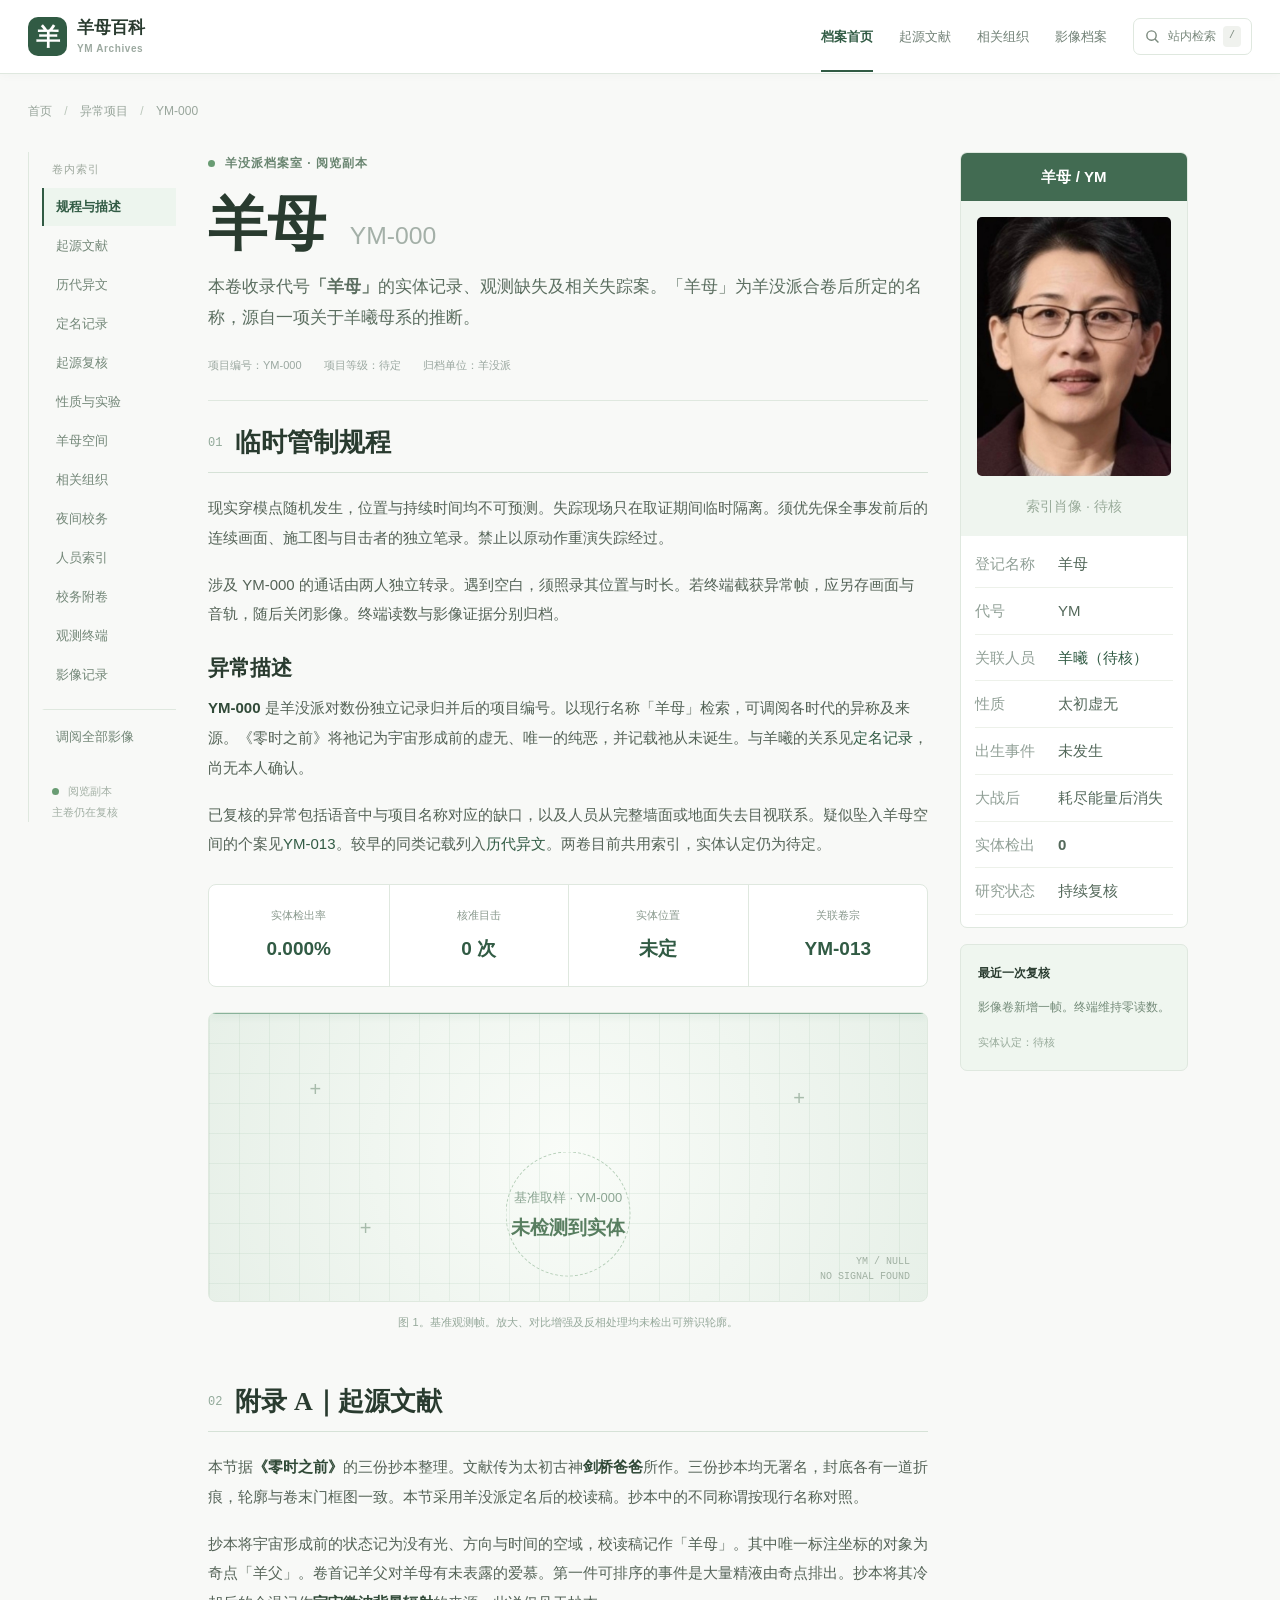
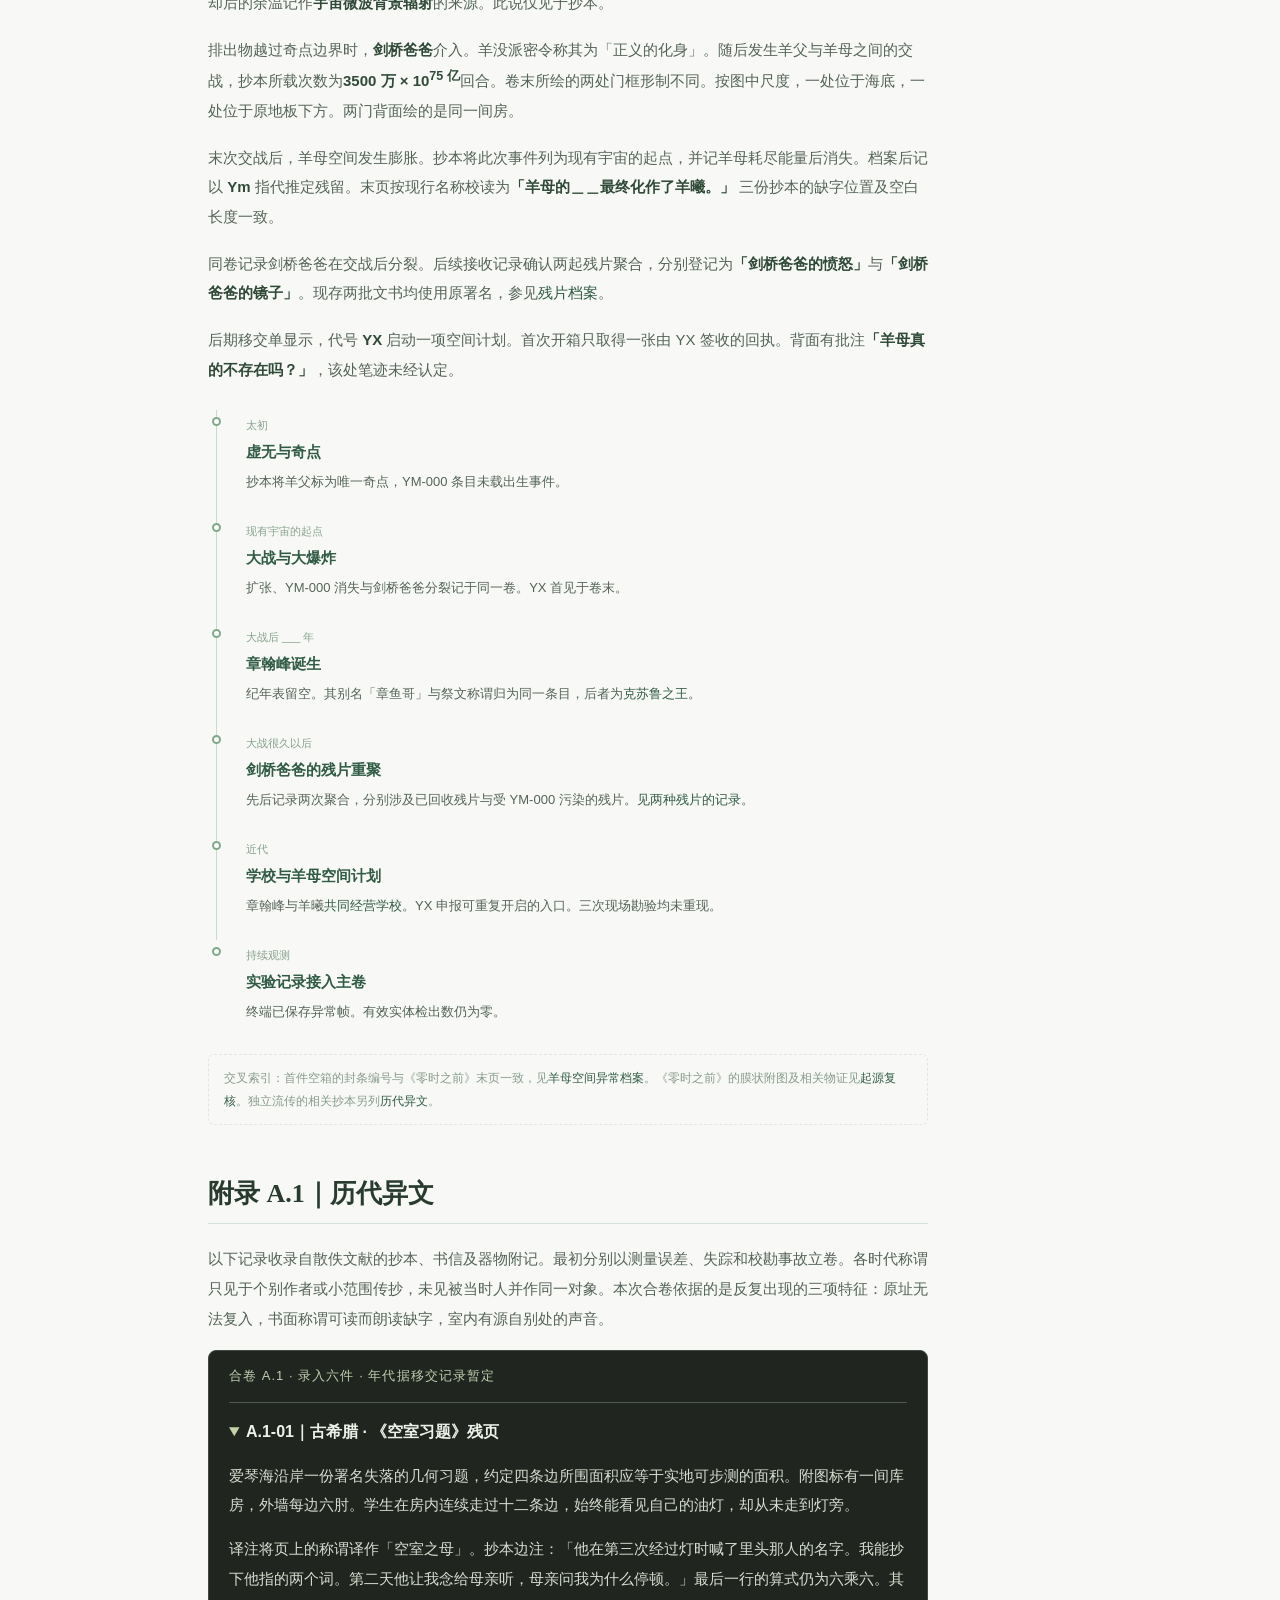
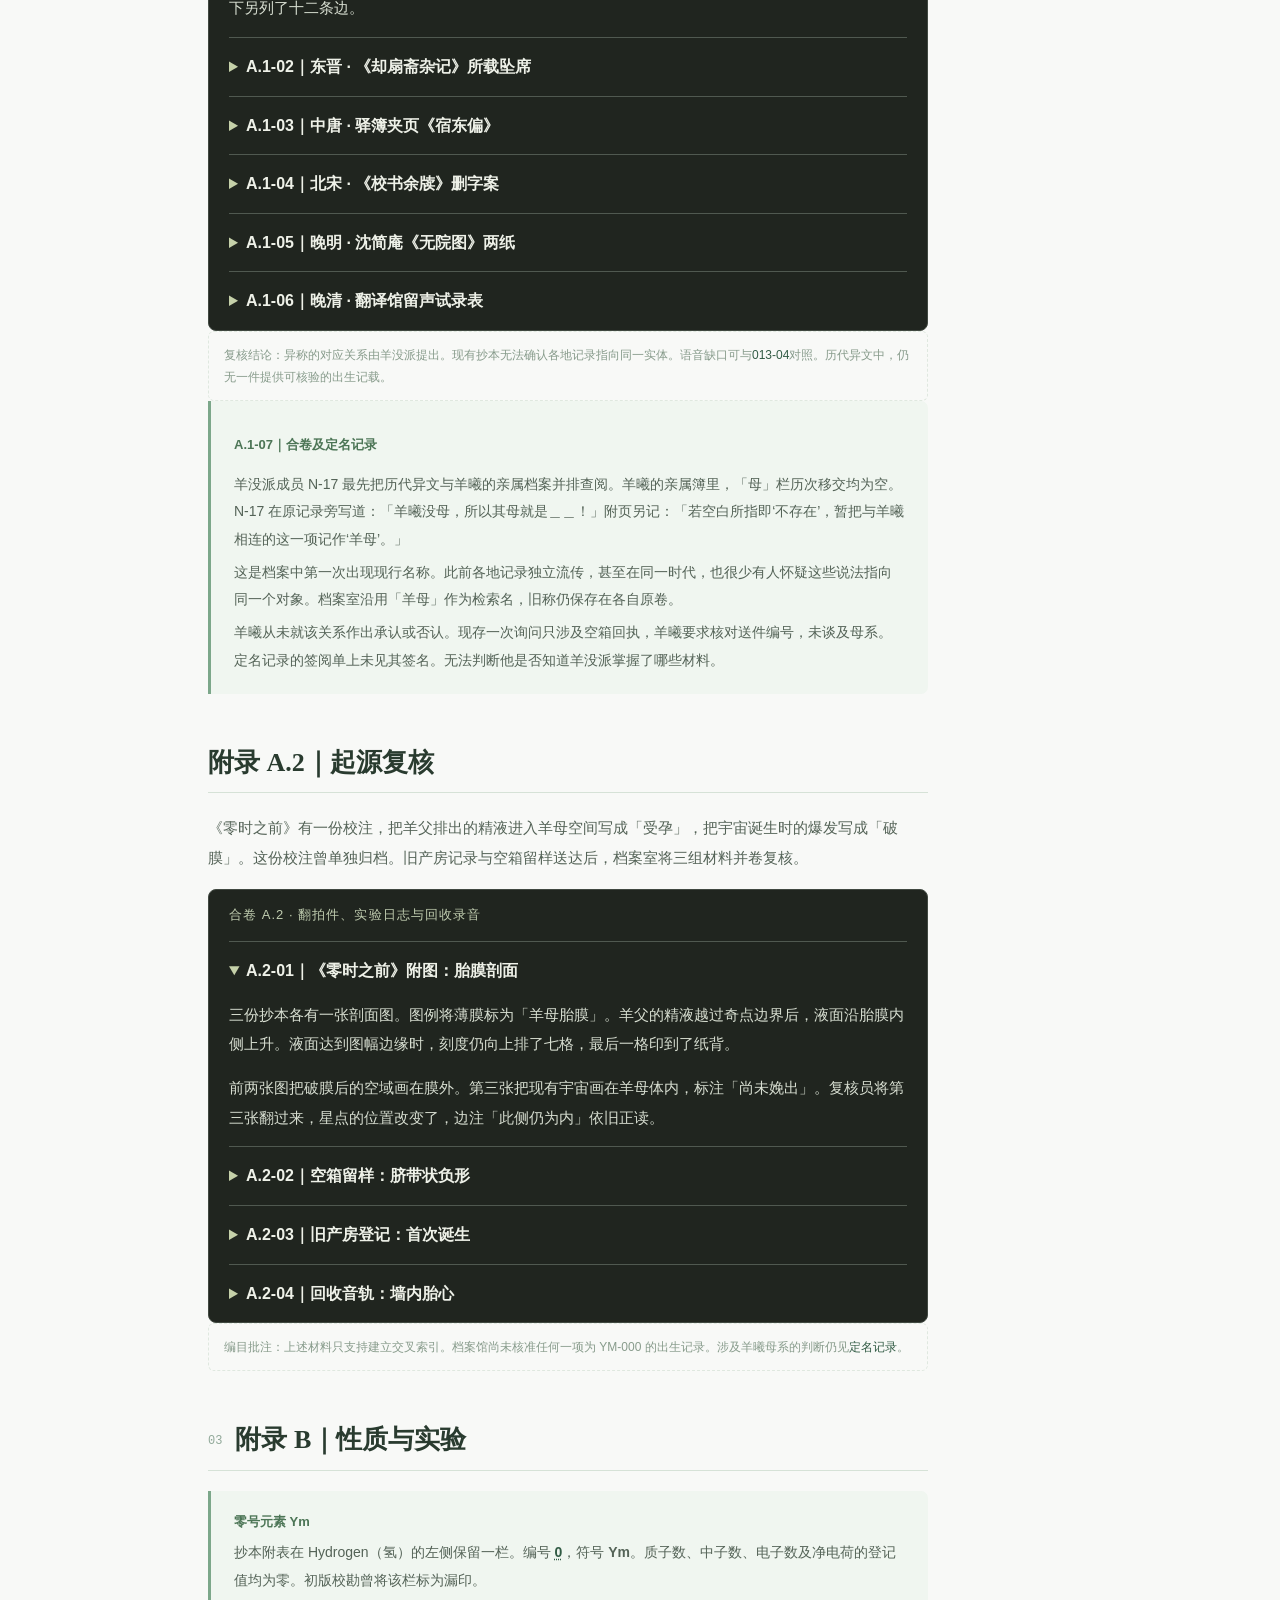
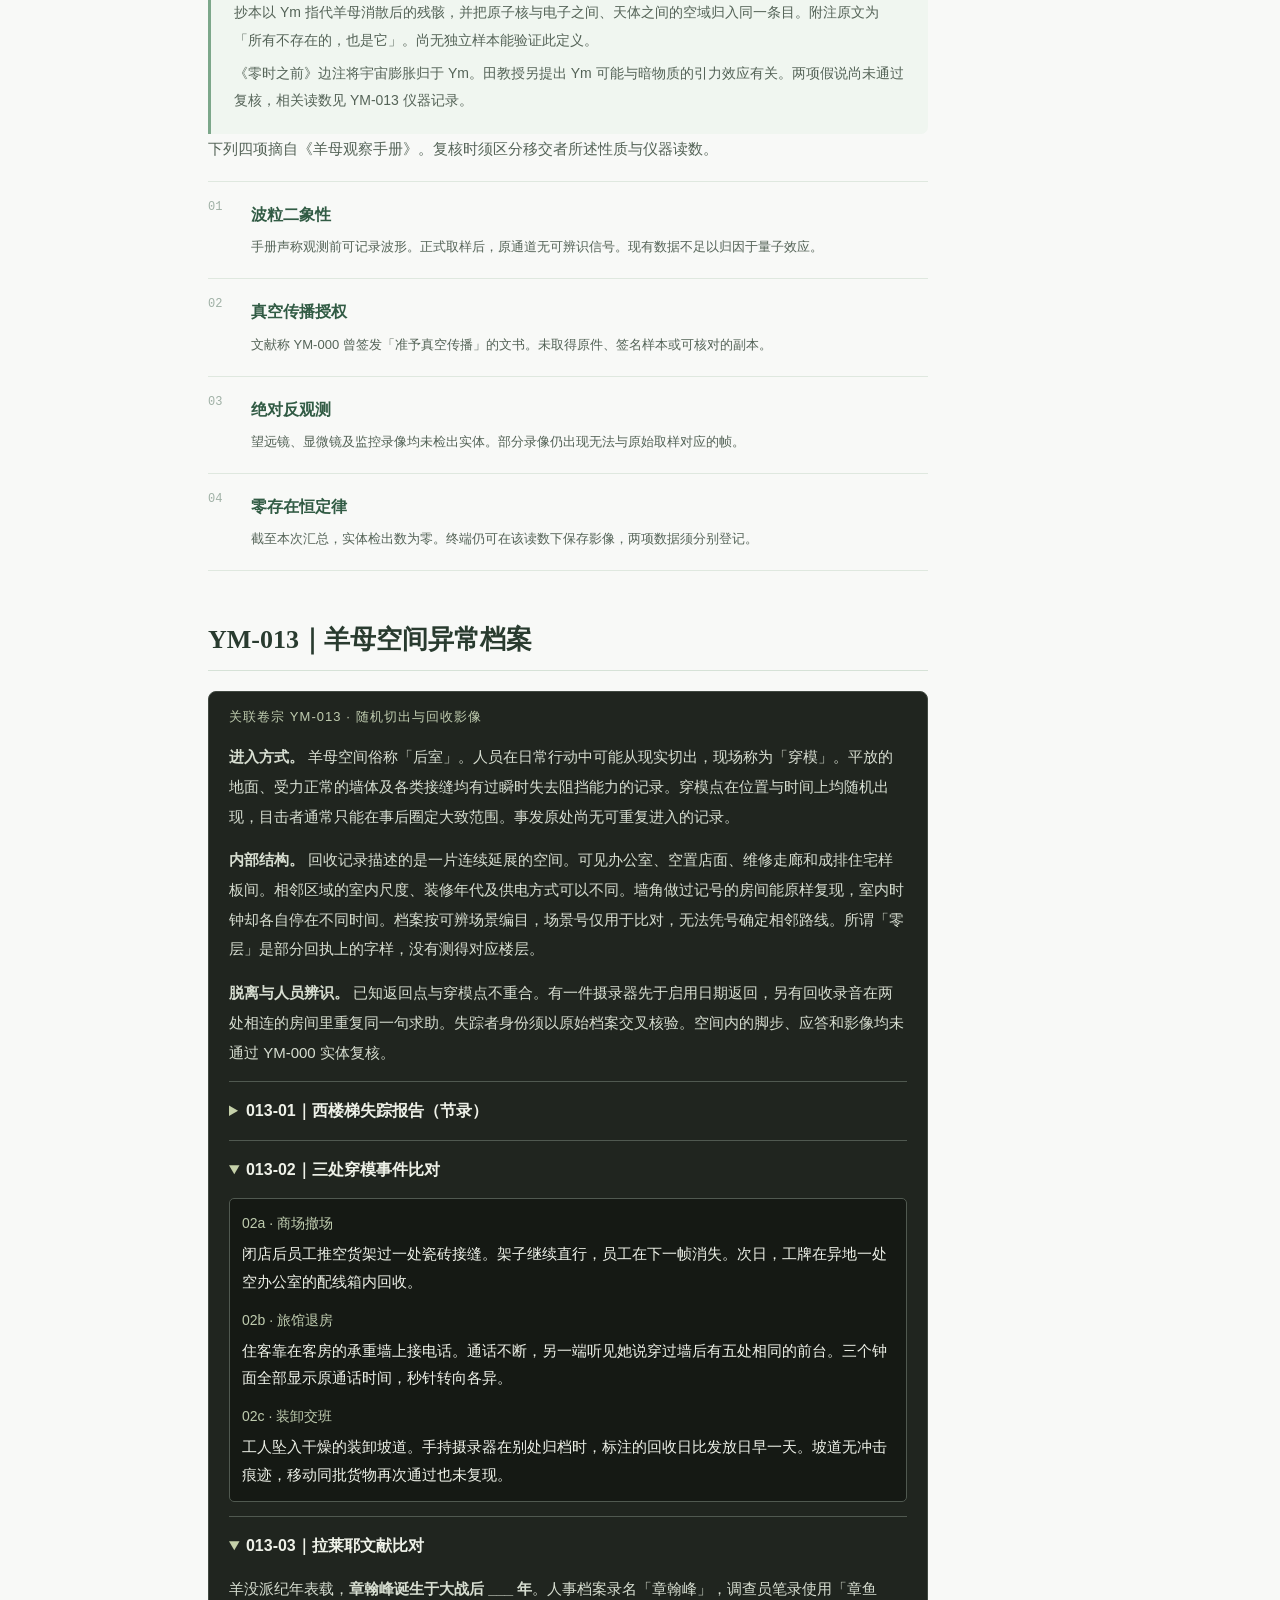
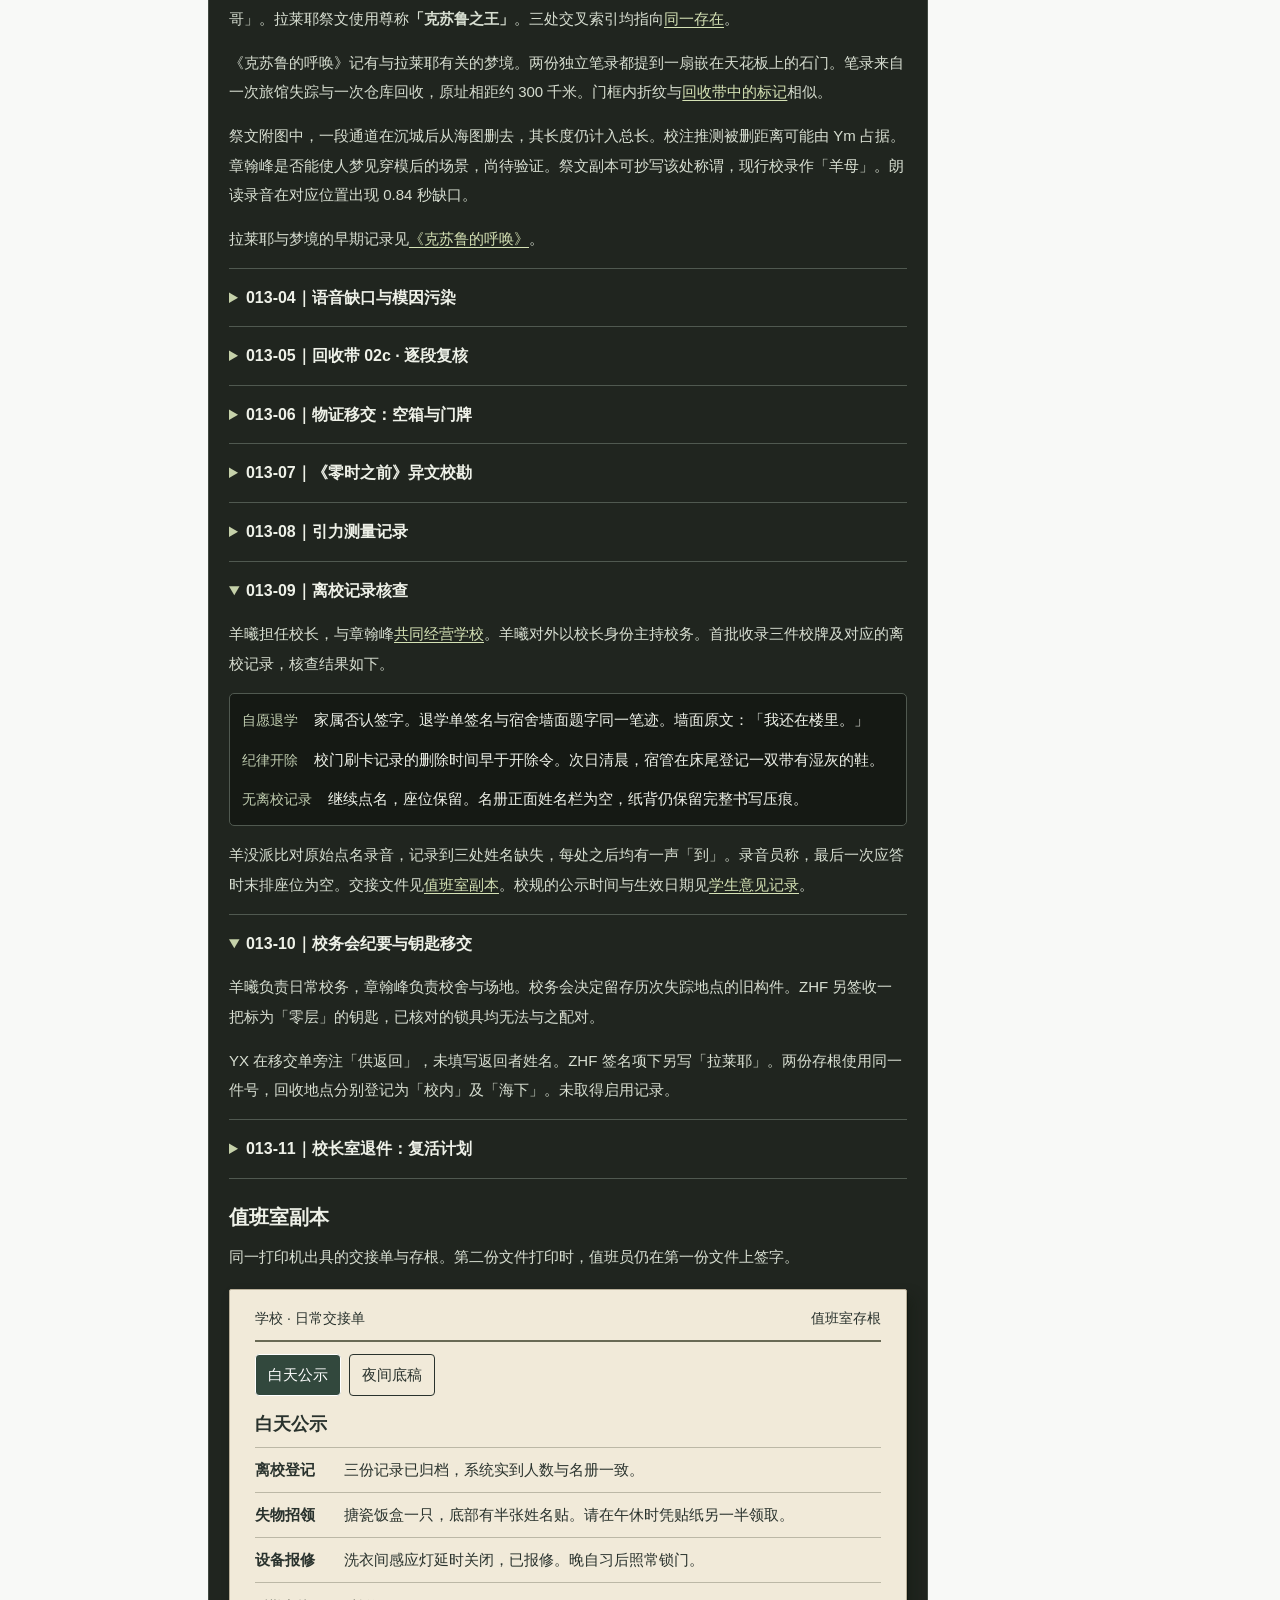
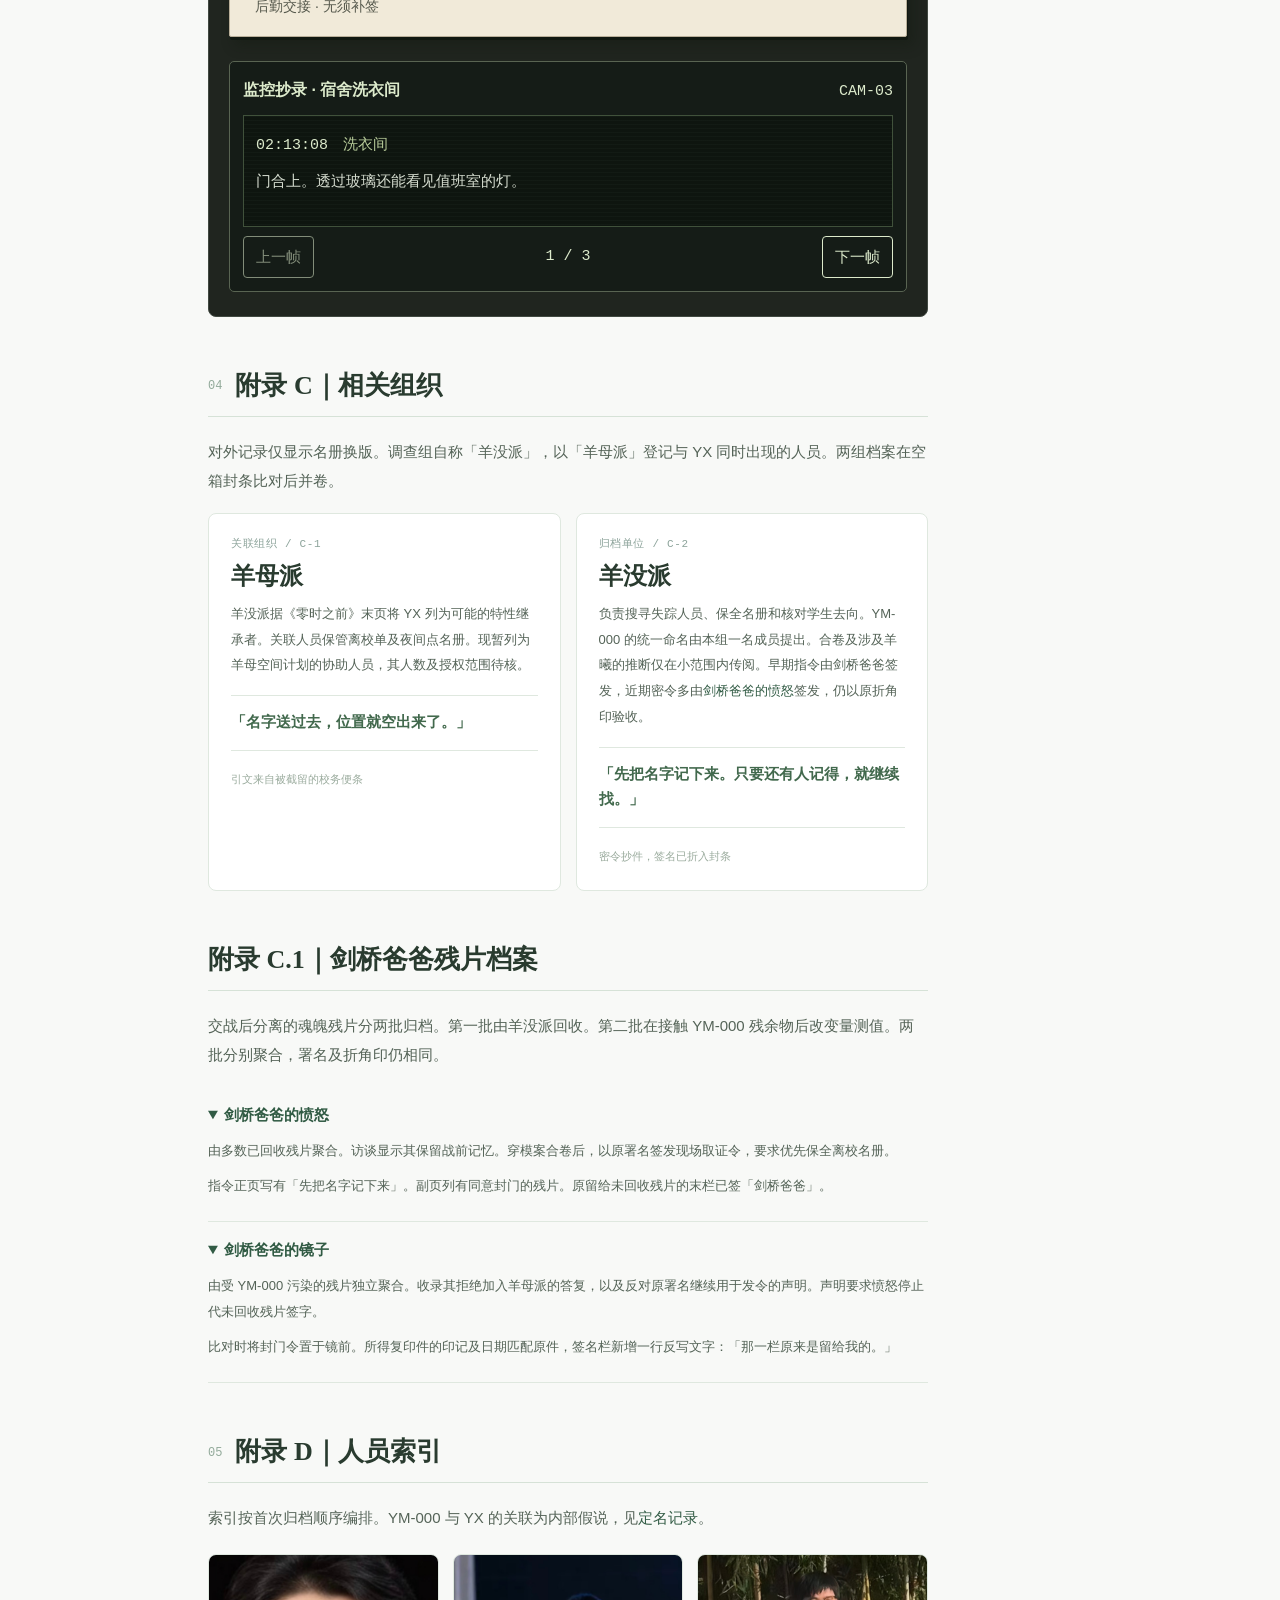
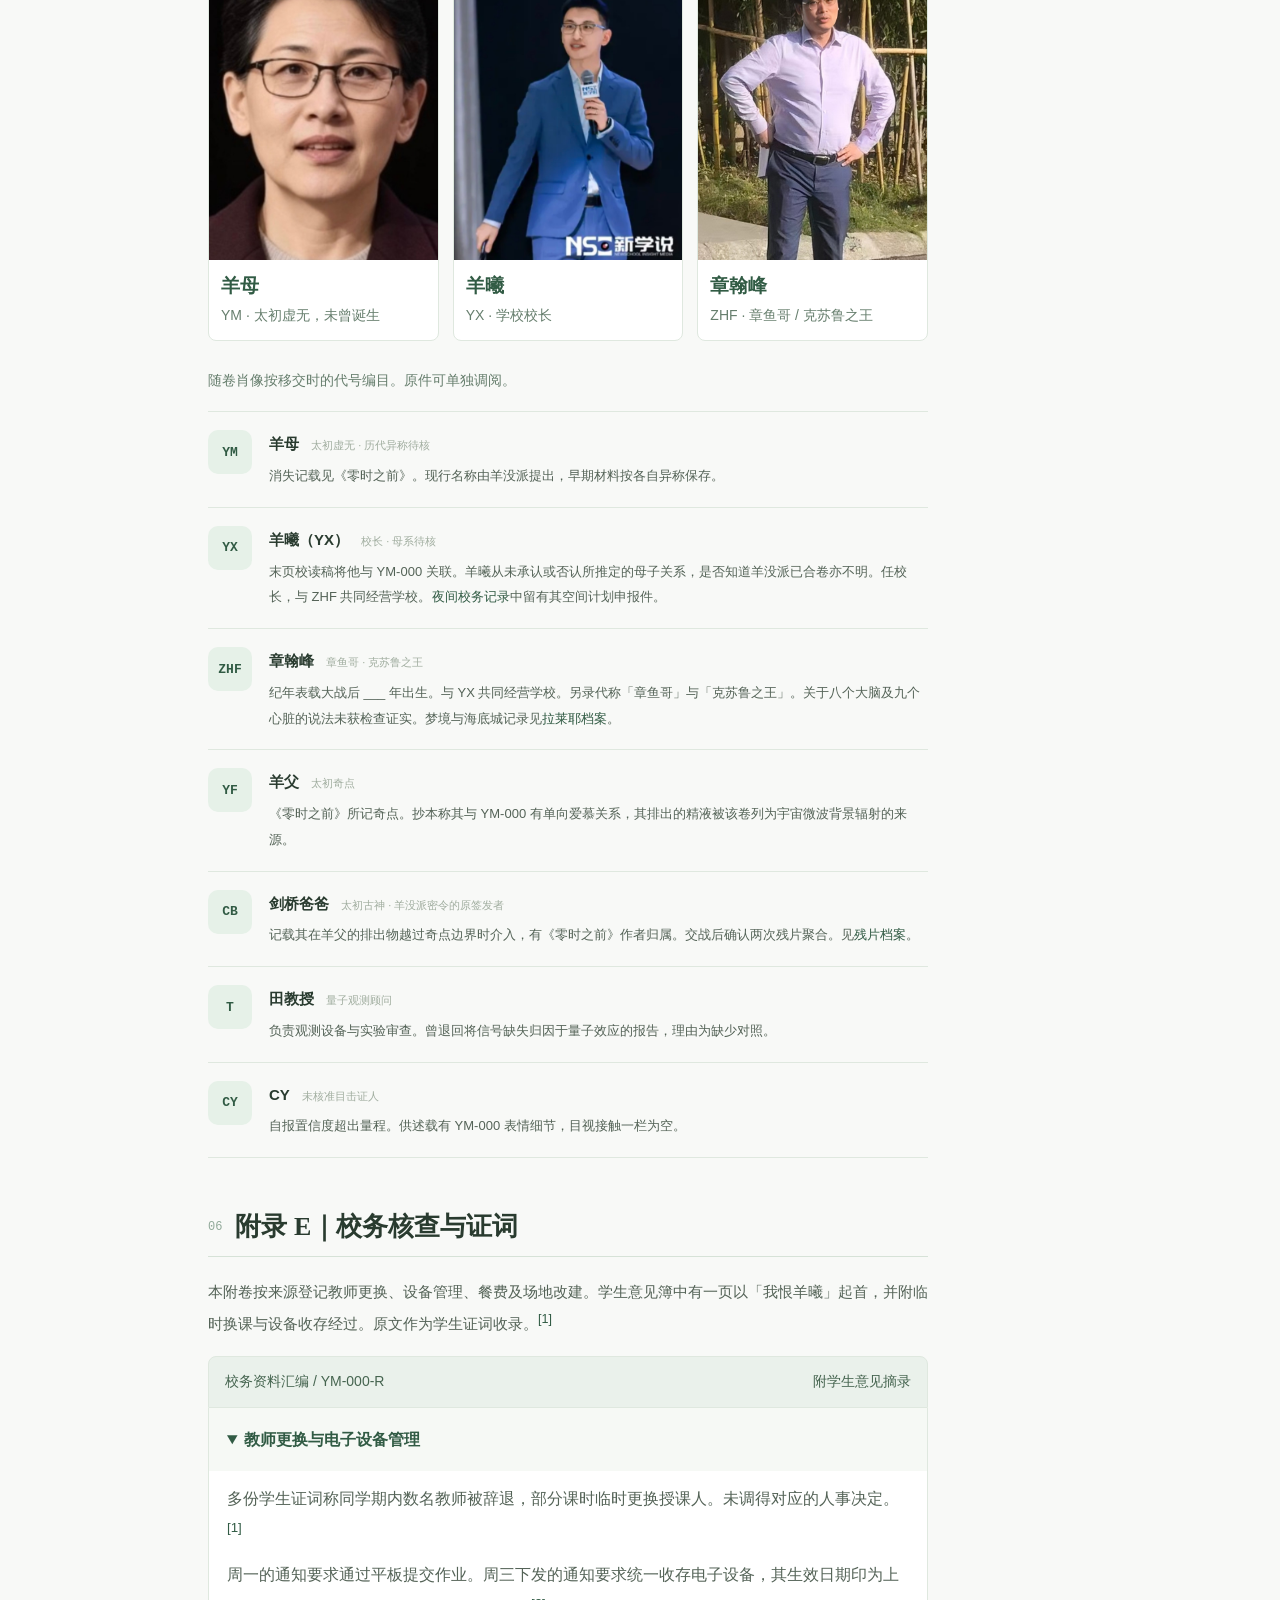
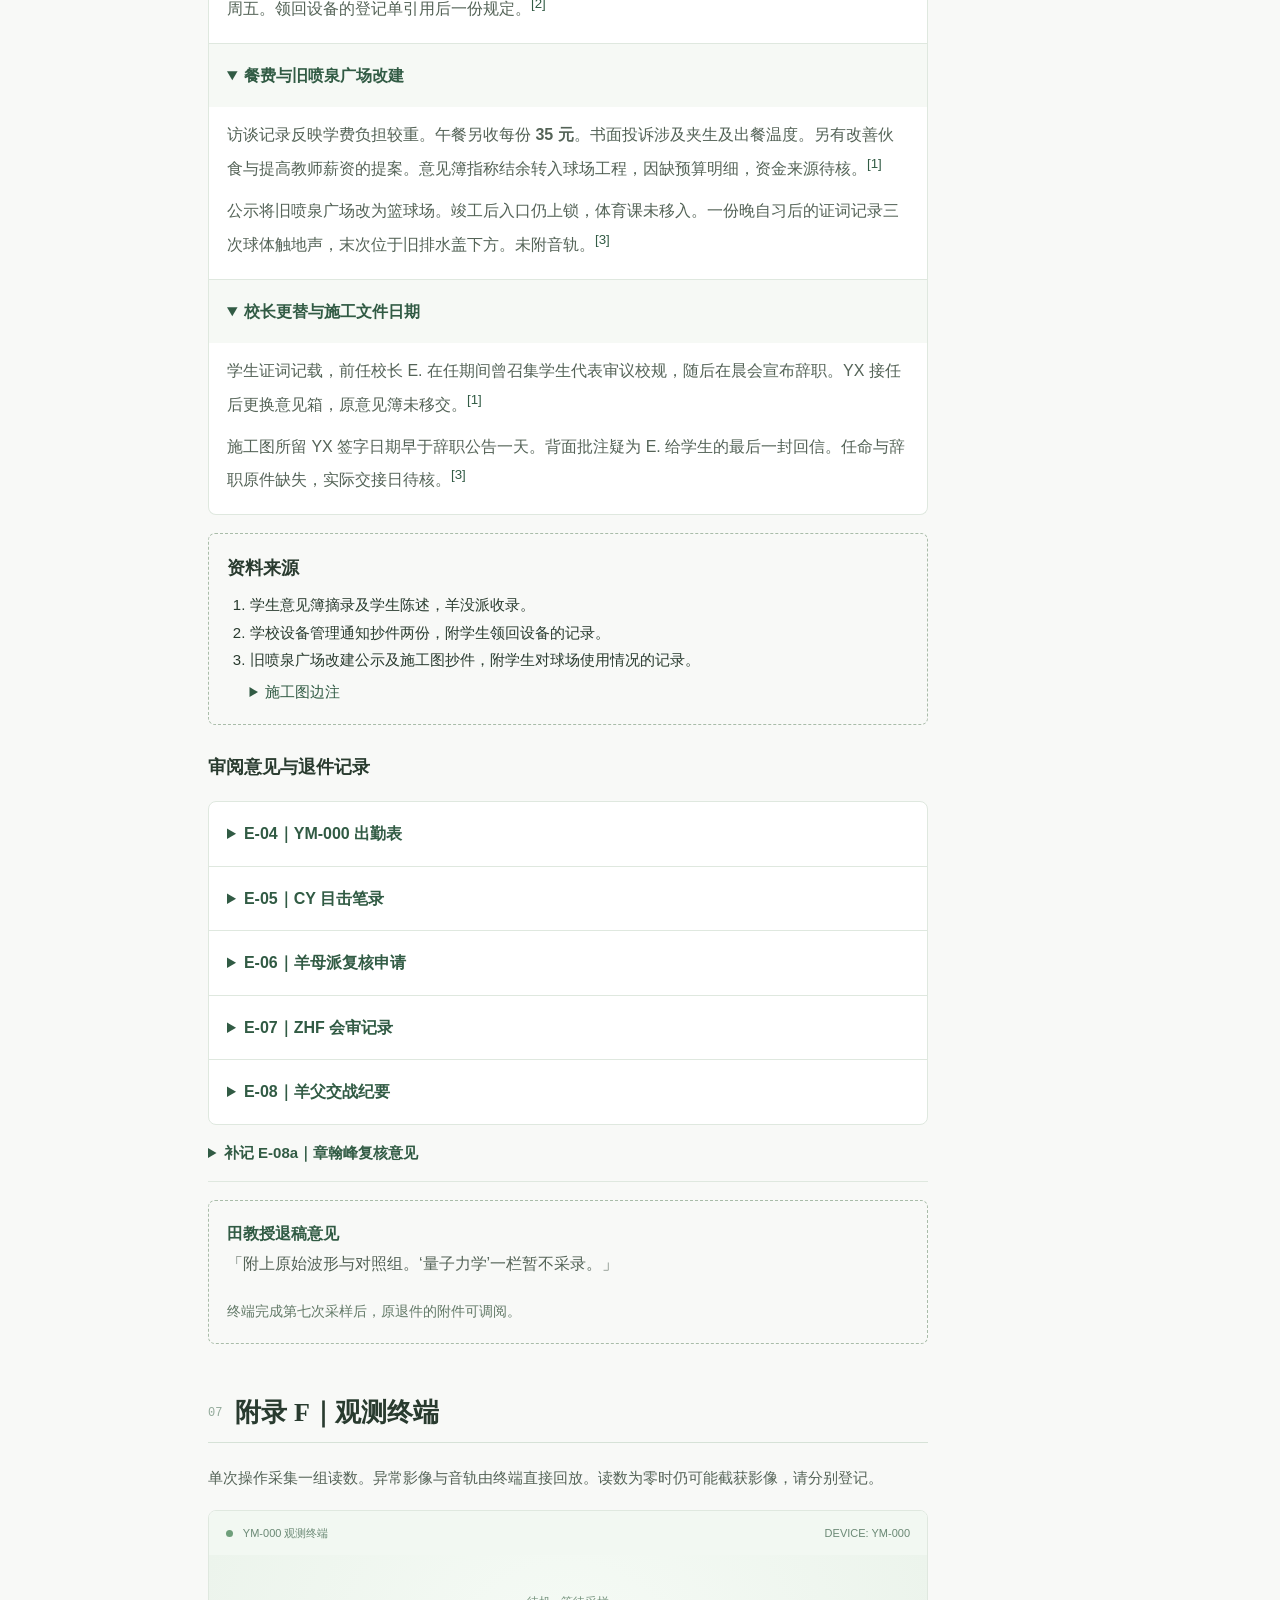
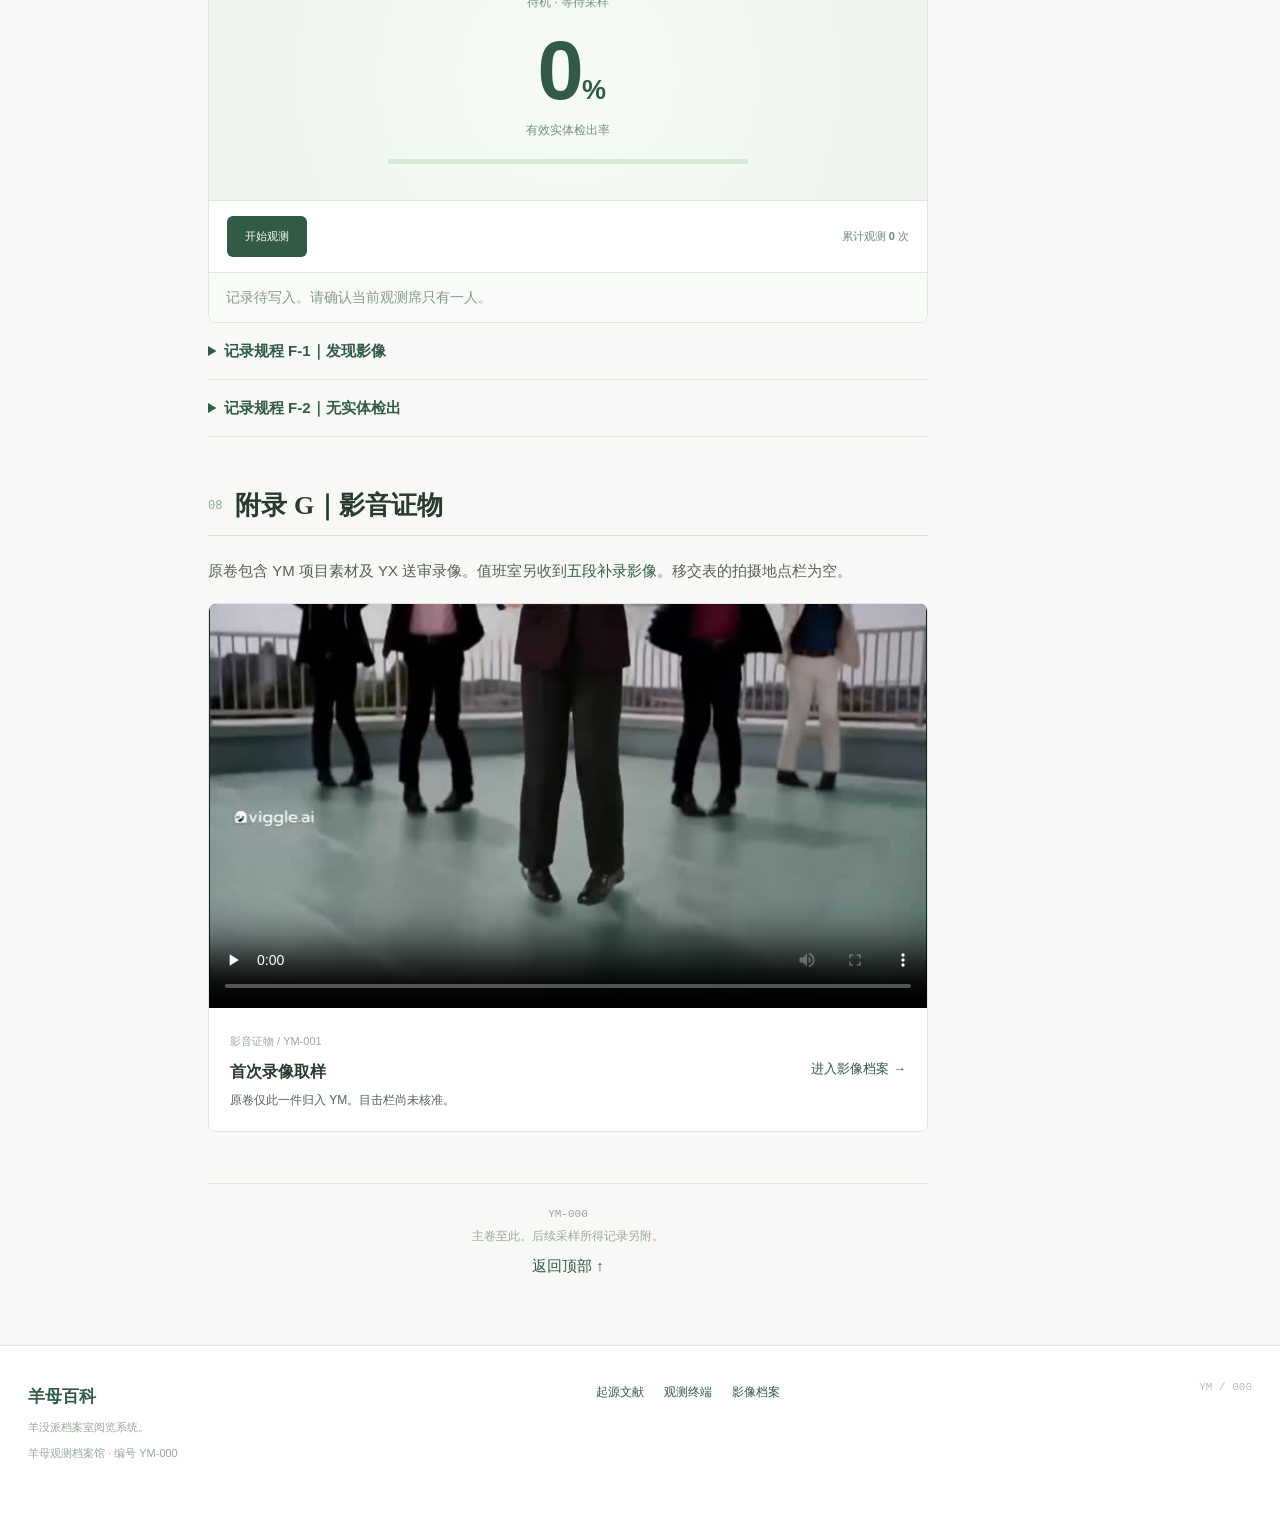
<file: index.html>
<!DOCTYPE html>
<html lang="zh-CN">
<head>
  <meta charset="UTF-8">
  <meta name="viewport" content="width=device-width, initial-scale=1">
  <meta name="theme-color" content="#f8f9f7">
  <meta name="description" content="YM-000 阅览副本。收录现实穿模事件、历代异文、失踪调查与影音附卷。">
  <title>羊母 YM-000｜羊母百科</title>
  <link rel="stylesheet" href="style.css?v=ym000-r24">
  <script src="script.js?v=ym000-r25" defer></script>
</head>
<body data-page="home">
  <a class="skip" href="#main">跳至正文</a>
  <header class="site-header">
    <div class="header-inner shell">
      <a class="brand" href="index.html" aria-label="羊母百科首页"><span class="brand-mark">羊</span><span class="brand-name"><span data-interference-text="羊□百科">羊母百科</span> <small>YM Archives</small></span></a>
      <nav class="nav" aria-label="主导航"><a class="active" href="index.html">档案首页</a><a href="#origin">起源文献</a><a href="#factions">相关组织</a><a href="影像档案.html">影像档案</a></nav>
      <button class="search-trigger" type="button" id="openSearch" aria-label="打开站内检索"><svg viewBox="0 0 24 24" fill="none" stroke="currentColor" stroke-width="2"><circle cx="10.6" cy="10.6" r="6.6"/><path d="m15.4 15.4 5 5"/></svg><span>站内检索</span><kbd>/</kbd></button>
    </div>
  </header>

  <div class="search-backdrop" id="searchLayer" hidden>
    <section class="search-dialog" role="dialog" aria-modal="true" aria-label="站内检索">
      <div class="search-field"><svg viewBox="0 0 24 24" fill="none" stroke="currentColor" stroke-width="2"><circle cx="10.6" cy="10.6" r="6.6"/><path d="m15.4 15.4 5 5"/></svg><input id="siteSearch" type="search" placeholder="输入项目编号、代号或关键词" autocomplete="off" aria-label="站内关键词"><button id="closeSearch" type="button" aria-label="关闭">Esc</button></div>
      <div id="searchResults" class="search-results"><p>输入编号或关键词以调阅档案。</p></div>
    </section>
  </div>

  <main id="main" class="shell main-shell">
    <div class="breadcrumb">首页 <span>/</span> 异常项目 <span>/</span> YM-000</div>
    <div class="page-layout">
      <aside class="side-index" aria-label="页面目录">
        <div class="side-inner"><div class="side-heading">卷内索引</div><a href="#intro" class="current">规程与描述</a><a href="#origin">起源文献</a><a href="#historical-records">历代异文</a><a href="#naming-record">定名记录</a><a href="#origin-addenda">起源复核</a><a href="#abilities">性质与实验</a><a href="#space-archive">羊母空间</a><a href="#factions">相关组织</a><a href="#academy-record">夜间校务</a><a href="#characters">人员索引</a><a href="#annotations">校务附卷</a><a href="#observation">观测终端</a><a href="#records">影像记录</a><a class="side-gallery" href="影像档案.html">调阅全部影像</a><div class="side-note"><span class="tiny-dot"></span> 阅览副本<br>主卷仍在复核</div></div>
      </aside>

      <article class="article">
        <div class="article-category"><span class="category-dot"></span> 羊没派档案室 · 阅览副本</div>
        <h1 class="main-title"><span data-interference-text="羊▉" data-interference-registry="观测席">羊母</span> <span class="english" data-interference-text="YM-0▉0" data-interference-registry="实到 +1">YM-000</span></h1>
        <p class="deck">本卷收录代号<strong>「羊母」</strong>的实体记录、观测缺失及相关失踪案。「羊母」为羊没派合卷后所定的名称，源自一项关于羊曦母系的推断。</p>
        <div class="article-meta"><span>项目编号：YM-000</span><span>项目等级：待定</span><span>归档单位：羊没派</span></div>
        <section id="intro" class="content-section archive-entry">
          <div class="section-heading"><span class="section-number">01</span><h2>临时管制规程</h2></div>
          <p>现实穿模点随机发生，位置与持续时间均不可预测。失踪现场只在取证期间临时隔离。须优先保全事发前后的连续画面、施工图与目击者的独立笔录。禁止以原动作重演失踪经过。</p>
          <p>涉及 YM-000 的通话由两人独立转录。遇到空白，须照录其位置与时长。若终端截获异常帧，应另存画面与音轨，随后关闭影像。终端读数与影像证据分别归档。</p>
          <h3>异常描述</h3>
          <p><strong>YM-000</strong> 是羊没派对数份独立记录归并后的项目编号。以现行名称「羊母」检索，可调阅各时代的异称及来源。《零时之前》将祂记为宇宙形成前的虚无、唯一的纯恶，并记载祂从未诞生。与羊曦的关系见<a href="#naming-record">定名记录</a>，尚无本人确认。</p>
          <p>已复核的异常包括语音中与项目名称对应的缺口，以及人员从完整墙面或地面失去目视联系。疑似坠入羊母空间的个案见<a href="#space-archive">YM-013</a>。较早的同类记载列入<a href="#historical-records">历代异文</a>。两卷目前共用索引，实体认定仍为待定。</p>
          <div class="facts" aria-label="YM-000 观测汇总"><div><span>实体检出率</span><b>0.000%</b></div><div><span>核准目击</span><b>0 次</b></div><div><span>实体位置</span><b>未定</b></div><div><span>关联卷宗</span><b>YM-013</b></div></div>
          <figure class="lead-figure" aria-label="YM-000 基准观测帧">
            <div class="absence-visual"><div class="scan-lines" aria-hidden="true"></div><span class="visual-cross a">+</span><span class="visual-cross b">+</span><span class="visual-cross c">+</span><div class="absence-center"><div class="absence-circle"></div><span>基准取样 · YM-000</span><strong>未检测到实体</strong></div><div class="absence-coord">YM / NULL<br>NO SIGNAL FOUND</div></div>
            <figcaption data-interference-text="图 1。新增一名人员。采集时间晚于本卷签发时间。">图 1。基准观测帧。放大、对比增强及反相处理均未检出可辨识轮廓。</figcaption>
          </figure>
        </section>

        <section id="origin" class="content-section">
          <div class="section-heading"><span class="section-number">02</span><h2>附录 A｜起源文献</h2></div>
          <p>本节据<strong>《零时之前》</strong>的三份抄本整理。文献传为太初古神<strong>剑桥爸爸</strong>所作。三份抄本均无署名，封底各有一道折痕，轮廓与卷末门框图一致。本节采用羊没派定名后的校读稿。抄本中的不同称谓按现行名称对照。</p>
          <p>抄本将宇宙形成前的状态记为没有光、方向与时间的空域，校读稿记作「羊母」。其中唯一标注坐标的对象为奇点「羊父」。卷首记羊父对羊母有未表露的爱慕。第一件可排序的事件是大量精液由奇点排出。抄本将其冷却后的余温记作<strong>宇宙微波背景辐射</strong>的来源。此说仅见于抄本。</p>
          <p>排出物越过奇点边界时，<strong>剑桥爸爸</strong>介入。羊没派密令称其为「正义的化身」。随后发生羊父与羊母之间的交战，抄本所载次数为<strong>3500 万 × 10<sup>75 亿</sup></strong>回合。卷末所绘的两处门框形制不同。按图中尺度，一处位于海底，一处位于原地板下方。两门背面绘的是同一间房。</p>
          <p>末次交战后，羊母空间发生膨胀。抄本将此次事件列为现有宇宙的起点，并记羊母耗尽能量后消失。档案后记以 <strong>Ym</strong> 指代推定残留。末页按现行名称校读为<strong>「羊母的＿＿最终化作了羊曦。」</strong> 三份抄本的缺字位置及空白长度一致。</p>
          <p>同卷记录剑桥爸爸在交战后分裂。后续接收记录确认两起残片聚合，分别登记为<strong>「剑桥爸爸的愤怒」</strong>与<strong>「剑桥爸爸的镜子」</strong>。现存两批文书均使用原署名，参见<a href="#cambridge-fragments">残片档案</a>。</p>
          <p>后期移交单显示，代号 <strong>YX</strong> 启动一项空间计划。首次开箱只取得一张由 YX 签收的回执。背面有批注<strong>「羊母真的不存在吗？」</strong>，该处笔迹未经认定。</p>
          <div class="timeline">
            <div class="time-row"><div class="time-marker"><span></span></div><div class="time-body"><small>太初</small><h3>虚无与奇点</h3><p>抄本将羊父标为唯一奇点，YM-000 条目未载出生事件。</p></div></div>
            <div class="time-row"><div class="time-marker"><span></span></div><div class="time-body"><small>现有宇宙的起点</small><h3>大战与大爆炸</h3><p>扩张、YM-000 消失与剑桥爸爸分裂记于同一卷。YX 首见于卷末。</p></div></div>
            <div class="time-row"><div class="time-marker"><span></span></div><div class="time-body"><small>大战后 ___ 年</small><h3>章翰峰诞生</h3><p>纪年表留空。其别名「章鱼哥」与祭文称谓归为同一条目，后者为<a href="#cthulhu-archive">克苏鲁之王</a>。</p></div></div>
            <div class="time-row"><div class="time-marker"><span></span></div><div class="time-body"><small>大战很久以后</small><h3>剑桥爸爸的残片重聚</h3><p>先后记录两次聚合，分别涉及已回收残片与受 YM-000 污染的残片。<a href="#cambridge-fragments">见两种残片的记录</a>。</p></div></div>
            <div class="time-row"><div class="time-marker"><span></span></div><div class="time-body"><small>近代</small><h3>学校与羊母空间计划</h3><p>章翰峰与羊曦<a href="#school-management">共同经营学校</a>。YX 申报可重复开启的入口。三次现场勘验均未重现。</p></div></div>
            <div class="time-row"><div class="time-marker"><span></span></div><div class="time-body"><small>持续观测</small><h3>实验记录接入主卷</h3><p>终端已保存异常帧。有效实体检出数仍为零。</p></div></div>
          </div>
          <div class="inline-aside">交叉索引：首件空箱的封条编号与《零时之前》末页一致，见<a href="#space-archive">羊母空间异常档案</a>。《零时之前》的膜状附图及相关物证见<a href="#origin-addenda">起源复核</a>。独立流传的相关抄本另列<a href="#historical-records">历代异文</a>。</div>
        </section>

        <section id="historical-records" class="content-section" aria-labelledby="historical-title">
          <div class="section-heading"><h2 id="historical-title">附录 A.1｜历代异文</h2></div>
          <p>以下记录收录自散佚文献的抄本、书信及器物附记。最初分别以测量误差、失踪和校勘事故立卷。各时代称谓只见于个别作者或小范围传抄，未见被当时人并作同一对象。本次合卷依据的是反复出现的三项特征：原址无法复入，书面称谓可读而朗读缺字，室内有源自别处的声音。</p>
          <div class="space-archive">
            <p class="space-archive-id">合卷 A.1 · 录入六件 · 年代据移交记录暂定</p>
            <details open id="history-greek">
              <summary>A.1-01｜古希腊 · 《空室习题》残页</summary>
              <p>爱琴海沿岸一份署名失落的几何习题，约定四条边所围面积应等于实地可步测的面积。附图标有一间库房，外墙每边六肘。学生在房内连续走过十二条边，始终能看见自己的油灯，却从未走到灯旁。</p>
              <p>译注将页上的称谓译作「空室之母」。抄本边注：「他在第三次经过灯时喊了里头那人的名字。我能抄下他指的两个词。第二天他让我念给母亲听，母亲问我为什么停顿。」最后一行的算式仍为六乘六。其下另列了十二条边。</p>
            </details>
            <details id="history-jin">
              <summary>A.1-02｜东晋 · 《却扇斋杂记》所载坠席</summary>
              <p>文人庾子衡赴邻宅清谈。同席者称，他俯身拾起一枚棋子时，前臂先没入席下，随后整个人坠落。席子无破损，其下青砖干燥平整。主人以杖复探，只触到砖。</p>
              <p>其家七日后收到一封未封口的信。信中写：「室室陈一席，皆是初入时所见。独有一席向我。座上人问，吾儿何时归。」家人辨认笔迹无误。信封内另有一份回帖，落款「席下夫人」。家人均不识此称。</p>
            </details>
            <details id="history-tang">
              <summary>A.1-03｜中唐 · 驿簿夹页《宿东偏》</summary>
              <p>赴任文士卢执素在西行途中寄出一札，称靠在驿站白墙上解靴时，背后突然失去支撑。醒后置身一排空驿房，每间均有同一盏油灯和同一只食碗。第一间的灯芯已经烧短，隔室的灯芯恢复原长。</p>
              <p>驿簿编者称其为「问儿妇」，并录驿卒一语：「那妇人逐间问我可见其子。我答未曾。她下一间还问，口气同我尚未答她一般。」涉事驿站的房籍只有一间客房。驿丞封墙复验，当晚未见异常。</p>
            </details>
            <details id="history-song">
              <summary>A.1-04｜北宋 · 《校书余牍》删字案</summary>
              <p>校书匠许循记载，一组写在纸边的字可独立誊录，二人对读时，听者却总以为诵者停在此处。换纸、换读者及隔帘复测，缺字位置不变。后出的稿封题签为「无声母」。原稿朱注只存一字「母」，缺字的读音在七份笔记中均失载。</p>
              <p>次日，许循在更换书板时失踪。案桌照常摆设。一个月后，学徒在同一块旧木板下摸到墨还未干的签条：「今夜轮到我在下面听。你们从头念。」</p>
            </details>
            <details id="history-ming">
              <summary>A.1-05｜晚明 · 沈简庵《无院图》两纸</summary>
              <p>沈简庵在修井账后绘水榭平面，记同行者踏过干涸的池底后失踪。家人后来取得第二张图，绘有形制相同的水榭九座，均无外院。九处门枕的破损形状完全相同。</p>
              <p>第二纸背有一行挤写的小字：「是处有我家堂上说话声。往彼则声在背后。最后一间，听得我娘问我为何还站在井上。」别页将问话者称为「隔院娘」。族籍记沈母在修井前十一年下葬。未找到沈的返回地点。</p>
            </details>
            <details id="history-qing">
              <summary>A.1-06｜晚清 · 翻译馆留声试录表</summary>
              <p>四份试录底稿记录同一段口述，纸上均有「无生之母」一语。有两支完整蜡筒留存。对应位置听不见人声，卷内底噪持续；经数字转录，两支录音的缺口分别为 0.84 秒及 0.85 秒。</p>
              <p>最后一份底稿附录音房平面图。技术员把「空房」二字写在墙外，把器材编号写在墙内。复核距墙数据时发现，标注的空房在下一页仍有尺寸记录，且比整座翻译馆更宽。</p>
            </details>
          </div>
          <div class="inline-aside">复核结论：异称的对应关系由羊没派提出。现有抄本无法确认各地记录指向同一实体。语音缺口可与<a href="#voice-gap-record">013-04</a>对照。历代异文中，仍无一件提供可核验的出生记载。</div>
          <section class="definition content-section" id="naming-record" aria-labelledby="naming-title">
            <h3 id="naming-title" class="definition-title">A.1-07｜合卷及定名记录</h3>
            <p>羊没派成员 N-17 最先把历代异文与羊曦的亲属档案并排查阅。羊曦的亲属簿里，「母」栏历次移交均为空。N-17 在原记录旁写道：「羊曦没母，所以其母就是＿＿！」附页另记：「若空白所指即‘不存在’，暂把与羊曦相连的这一项记作‘羊母’。」</p>
            <p>这是档案中第一次出现现行名称。此前各地记录独立流传，甚至在同一时代，也很少有人怀疑这些说法指向同一个对象。档案室沿用「羊母」作为检索名，旧称仍保存在各自原卷。</p>
            <p>羊曦从未就该关系作出承认或否认。现存一次询问只涉及空箱回执，羊曦要求核对送件编号，未谈及母系。定名记录的签阅单上未见其签名。无法判断他是否知道羊没派掌握了哪些材料。</p>
          </section>
        </section>

        <section id="origin-addenda" class="content-section" aria-labelledby="origin-addenda-title">
          <div class="section-heading"><h2 id="origin-addenda-title">附录 A.2｜起源复核</h2></div>
          <p>《零时之前》有一份校注，把羊父排出的精液进入羊母空间写成「受孕」，把宇宙诞生时的爆发写成「破膜」。这份校注曾单独归档。旧产房记录与空箱留样送达后，档案室将三组材料并卷复核。</p>
          <div class="space-archive">
            <p class="space-archive-id">合卷 A.2 · 翻拍件、实验日志与回收录音</p>
            <details id="membrane-drawing" open>
              <summary>A.2-01｜《零时之前》附图：胎膜剖面</summary>
              <p>三份抄本各有一张剖面图。图例将薄膜标为「羊母胎膜」。羊父的精液越过奇点边界后，液面沿胎膜内侧上升。液面达到图幅边缘时，刻度仍向上排了七格，最后一格印到了纸背。</p>
              <p>前两张图把破膜后的空域画在膜外。第三张把现有宇宙画在羊母体内，标注「尚未娩出」。复核员将第三张翻过来，星点的位置改变了，边注「此侧仍为内」依旧正读。</p>
            </details>
            <details id="negative-cord">
              <summary>A.2-02｜空箱留样：脐带状负形</summary>
              <p>首件空箱的断层扫描未检出组织。逐层复核时，缺失的噪点连成一条螺旋管状轮廓。解剖顾问按形态判为疑似脐带。其一端附于箱底，展开处近似胎盘。另一端穿过完好的金属封条，在箱外仍搏动。</p>
              <p>管径每隔约两秒收缩一次。扫描结束后，工作人员按规程打开空箱，箱外传来三次同样间隔的闷响。解剖顾问在取样单上写了「母体端」，另注明：「胎儿端随箱带回。封条在哪一侧割断，尚待复核。」</p>
            </details>
            <details id="delivery-register">
              <summary>A.2-03｜旧产房登记：首次诞生</summary>
              <p>一件手持摄录器从羊母空间返回，随盒带回一册医院产房登记。院址已拆除。页眉所记日期早于该院开业，值班员工号则在停业前的工资表中出现。</p>
              <p>册内连续四日登记「首次诞生」。每一页都有宫缩间隔与破膜时间，产妇栏均空。第二次分娩记录写明：「娩出物为一间房。门朝产床一侧打开。助产员进入后，仍可从腹壁处听到她报数。」该页随附的原始平面图上，产房外侧没有供新房间占用的面积。</p>
            </details>
            <details id="delivery-audio">
              <summary>A.2-04｜回收音轨：墙内胎心</summary>
              <p>旧产房的回收带录得两组心音。复核员将其中每分钟 136 次的一组登记为疑似胎心。摄录器贴近空床时音量不变，贴近墙面时突然升高。墙体图纸显示该处为实心砖墙。</p>
              <p>音轨末段先有人说「母体可以离开了」，随即传来推床滚轮声。推床出门后，胎心仍可听见。另一人问：「还在她里面吗？」停顿后，有人回答：「还在我们里面。」最后一帧中，墙上的腕带印着摄录器移交箱的编号。</p>
            </details>
          </div>
          <div class="inline-aside">编目批注：上述材料只支持建立交叉索引。档案馆尚未核准任何一项为 YM-000 的出生记录。涉及羊曦母系的判断仍见<a href="#naming-record">定名记录</a>。</div>
        </section>

        <section id="abilities" class="content-section">
          <div class="section-heading"><span class="section-number">03</span><h2>附录 B｜性质与实验</h2></div>
          <div class="definition" id="element-ym">
            <div class="definition-title">零号元素 Ym</div>
            <p>抄本附表在 Hydrogen（氢）的左侧保留一栏。编号 <strong><a class="catalog-number" href="#element-proof" aria-label="0（编号校样）">0</a></strong>，符号 <strong>Ym</strong>。质子数、中子数、电子数及净电荷的登记值均为零。初版校勘曾将该栏标为漏印。</p>
            <p>抄本以 Ym 指代羊母消散后的残骸，并把原子核与电子之间、天体之间的空域归入同一条目。附注原文为「所有不存在的，也是它」。尚无独立样本能验证此定义。</p>
            <p>《零时之前》边注将宇宙膨胀归于 Ym。田教授另提出 Ym 可能与暗物质的引力效应有关。两项假说尚未通过复核，相关读数见 YM-013 仪器记录。</p>
            <aside class="archive-appendix" id="element-proof" tabindex="-1" aria-label="制表校样">
              <strong>制表校样 · 第二次送印</strong>
              <p>处理记录：删除氢左侧空列。复核结果：列数未变，所有数字向右移一格。</p>
              <p>印务回执：空白列按原宽保留，计入实际栏数。</p>
            </aside>
          </div>
          <p>下列四项摘自《羊母观察手册》。复核时须区分移交者所述性质与仪器读数。</p>
          <div class="properties"><div class="property"><b>01</b><div><h3>波粒二象性</h3><p>手册声称观测前可记录波形。正式取样后，原通道无可辨识信号。现有数据不足以归因于量子效应。</p></div></div><div class="property"><b>02</b><div><h3>真空传播授权</h3><p>文献称 YM-000 曾签发「准予真空传播」的文书。未取得原件、签名样本或可核对的副本。</p></div></div><div class="property"><b>03</b><div><h3>绝对反观测</h3><p>望远镜、显微镜及监控录像均未检出实体。部分录像仍出现无法与原始取样对应的帧。</p></div></div><div class="property"><b>04</b><div><h3>零存在恒定律</h3><p>截至本次汇总，实体检出数为零。终端仍可在该读数下保存影像，两项数据须分别登记。</p></div></div></div>
        </section>

        <section id="space-archive" class="content-section">
          <div class="section-heading"><h2 data-interference-text="羊母空间异常档案 · 原址已脱落">YM-013｜羊母空间异常档案</h2></div>
          <div class="space-archive">
            <p class="space-archive-id">关联卷宗 YM-013 · 随机切出与回收影像</p>
            <p><strong>进入方式。</strong> 羊母空间俗称「后室」。人员在日常行动中可能从现实切出，现场称为「穿模」。平放的地面、受力正常的墙体及各类接缝均有过瞬时失去阻挡能力的记录。穿模点在位置与时间上均随机出现，目击者通常只能在事后圈定大致范围。事发原处尚无可重复进入的记录。</p>
            <p><strong>内部结构。</strong> 回收记录描述的是一片连续延展的空间。可见办公室、空置店面、维修走廊和成排住宅样板间。相邻区域的室内尺度、装修年代及供电方式可以不同。墙角做过记号的房间能原样复现，室内时钟却各自停在不同时间。档案按可辨场景编目，场景号仅用于比对，无法凭号确定相邻路线。所谓「零层」是部分回执上的字样，没有测得对应楼层。</p>
            <p><strong>脱离与人员辨识。</strong> 已知返回点与穿模点不重合。有一件摄录器先于启用日期返回，另有回收录音在两处相连的房间里重复同一句求助。失踪者身份须以原始档案交叉核验。空间内的脚步、应答和影像均未通过 YM-000 实体复核。</p>
            <details>
              <summary>013-01｜西楼梯失踪报告（节录）</summary>
              <p>一名登记员在西楼梯落脚时从画面中消失。47 分钟后，对讲机收到一段与其声纹相符的语音：「每一扇门都写着一楼。」该处复勘未见开口。这是早期取证完整的个案之一。</p>
            </details>
            <details open id="noclip-cases">
              <summary>013-02｜三处穿模事件比对</summary>
              <dl class="voice-transcript" aria-label="现实穿模点事件记录">
                <div><dt>02a · 商场撤场</dt><dd>闭店后员工推空货架过一处瓷砖接缝。架子继续直行，员工在下一帧消失。次日，工牌在异地一处空办公室的配线箱内回收。</dd></div>
                <div><dt>02b · 旅馆退房</dt><dd>住客靠在客房的承重墙上接电话。通话不断，另一端听见她说穿过墙后有五处相同的前台。三个钟面全部显示原通话时间，秒针转向各异。</dd></div>
                <div><dt>02c · 装卸交班</dt><dd>工人坠入干燥的装卸坡道。手持摄录器在别处归档时，标注的回收日比发放日早一天。坡道无冲击痕迹，移动同批货物再次通过也未复现。</dd></div>
              </dl>
            </details>
            <details id="cthulhu-archive" open>
              <summary>013-03｜拉莱耶文献比对</summary>
              <p>羊没派纪年表载，<strong>章翰峰诞生于大战后 ___ 年</strong>。人事档案录名「章翰峰」，调查员笔录使用「章鱼哥」。拉莱耶祭文使用尊称<strong>「克苏鲁之王」</strong>。三处交叉索引均指向<a href="#zhanghanfeng-profile">同一存在</a>。</p>
              <p>《克苏鲁的呼唤》记有与拉莱耶有关的梦境。两份独立笔录都提到一扇嵌在天花板上的石门。笔录来自一次旅馆失踪与一次仓库回收，原址相距约 300 千米。门框内折纹与<a href="#floor-zero-review">回收带中的标记</a>相似。</p>
              <p>祭文附图中，一段通道在沉城后从海图删去，其长度仍计入总长。校注推测被删距离可能由 Ym 占据。章翰峰是否能使人梦见穿模后的场景，尚待验证。祭文副本可抄写该处称谓，现行校录作「羊母」。朗读录音在对应位置出现 0.84 秒缺口。</p>
              <p>拉莱耶与梦境的早期记录见<a href="https://www.hplovecraft.com/writings/texts/fiction/cc.aspx">《克苏鲁的呼唤》</a>。</p>
            </details>
            <details id="voice-gap-record">
              <summary>013-04｜语音缺口与模因污染</summary>
              <p>说话人与听者分别转录同一次通话。发话端口述及书写均保留「羊母」二字。接收端在同一位置报告空白，邻接语音及灯管底噪连续。听者向第三人复述后，缺口位置不变。暂按可转述的语音异常处理。</p>
              <dl class="voice-transcript" aria-label="同一次通话的笔录对照">
                <div><dt>说话人笔录</dt><dd>我在<strong>羊母</strong>身后。</dd></div>
                <div><dt>听者笔录</dt><dd>我在<span class="voice-gap" role="img" aria-label="此处有零点八四秒空白"></span>身后。</dd></div>
              </dl>
              <p>值班员批注：「第三次复听才确认，是他说自己在对方身后。」</p>
              <p>发话端与监听端分别录音。语音出现缺口时，监听端仍收录风扇和鞋底摩擦声。未接触抄本的复核员依笔录复诵。对讲机随后收到应答：「我知道你在我后面。」</p>
            </details>
            <details id="floor-zero-review">
              <summary>013-05｜回收带 02c · 逐段复核</summary>
              <p>旧摄录器回收于一间待拆门诊部，属于 013-02c 的装卸人员。下列时间为实读磁带计数。原画面的日期曾在未停机时跳回前一天。</p>
              <dl class="voice-transcript" aria-label="回收录像与声音笔录">
                <div><dt><time datetime="00:00:14">00:14</time></dt><dd>画面从地面转向顶灯。灯罩内侧可见坡道上方本应露天的装卸标线。</dd></div>
                <div><dt><time datetime="00:06:31">06:31</time></dt><dd>经过三间同样的等候室。门框内侧均有一道折纹。第三间的广播开始播放拍摄者在第一间说过的话。</dd></div>
                <div><dt><time datetime="00:18:02">18:02</time></dt><dd>画外有人说：「请把门留给<span class="voice-gap" role="img" aria-label="此处有零点八四秒空白"></span>。」收音方向与摄录器朝向相反。随后画面回到坡道，镜头下方无持机者。</dd></div>
              </dl>
              <p>回收批注：门诊部保存的这段录像比装卸现场的事故记录早一天。现场摄像机录到人员消失后，未见设备落地。</p>
            </details>
            <details>
              <summary>013-06｜物证移交：空箱与门牌</summary>
              <p>失踪后第 3 日，YX 到场接收首件空箱。拆检箱底所得物证为铜门牌一块，正面刻「一楼」，背面刻「零层」。两处安装孔均夹有值班簿纸片。</p>
              <p>移交问答节录。YX：「你们把门关上了吗？」值班员：「封条没开过。」YX：「我问的是里面那扇。」</p>
              <p>封袋复核时，照片仍显示两处安装孔，实物仅见一处。同批空箱底部新增一枚未完全旋入的螺丝。</p>
            </details>
            <details>
              <summary>013-07｜《零时之前》异文校勘</summary>
              <p>原卷姓名栏为空。来源未明的抄件在该栏写有<strong>「萧美琴」</strong>，墨迹覆盖旧刮痕。其余两份抄本未见该行。该字样仅以未核实异文收录。</p>
              <p>YX 曾获准查看未校读的末页副本。收回抄件后，原缺口可见文字，末尾「羊曦」所在位置出现等宽空白。签阅记录未载他是否看过合卷后的译名与批注。</p>
              <p>校勘批注：用尺复测，纸幅实际缩短，数值与缺口宽度相同。卷宗封面的装订夹无法合拢。</p>
              <p>末页夹有校方回条。YX 的签字在移交栏。收件栏写有「母亲」，与签名并非同一笔迹。页脚附记「复活前最后一次点名」。该回条已与<a href="#academy-record">夜间校务记录</a>并卷。</p>
            </details>
            <details>
              <summary>013-08｜引力测量记录</summary>
              <p>两起失踪发生时，走廊重力仪均向相同方向偏移一格。同时间段的画面中无可辨识目标。田教授将其列为可能的引力效应，暂未排除设备误差。</p>
              <p>前 3 次于两处事发点复测，均未重现偏移。第 4 次在档案室加入回收空箱。读数仍为零，悬挂标尺由向上偏转改为朝向箱底。此后另录得<a href="#negative-cord">空箱的搏动读数</a>。</p>
              <p>依次引入空箱、零号元素表抄件与等尺寸纸板。仅空箱组出现偏移。回收仪器时，助理报告标尺零刻线与尺边的间距增加一格。</p>
              <p>结论页记载，箱内物质读数始终为零，参照点与测量点之间增加 26 厘米。因实验后基准发生改变，暂缓判断其与暗物质、宇宙膨胀或 Ym 的关系。「重量已经返回」一行已注销。</p>
            </details>
            <details id="academy-record" open>
              <summary>013-09｜离校记录核查</summary>
              <p>羊曦担任校长，与章翰峰<a href="#school-management">共同经营学校</a>。羊曦对外以校长身份主持校务。首批收录三件校牌及对应的离校记录，核查结果如下。</p>
              <dl class="voice-transcript" aria-label="羊没派核对的离校记录">
                <div><dt>自愿退学</dt><dd>家属否认签字。退学单签名与宿舍墙面题字同一笔迹。墙面原文：「我还在楼里。」</dd></div>
                <div><dt>纪律开除</dt><dd>校门刷卡记录的删除时间早于开除令。次日清晨，宿管在床尾登记一双带有湿灰的鞋。</dd></div>
                <div><dt>无离校记录</dt><dd>继续点名，座位保留。名册正面姓名栏为空，纸背仍保留完整书写压痕。</dd></div>
              </dl>
              <p>羊没派比对原始点名录音，记录到三处姓名缺失，每处之后均有一声「到」。录音员称，最后一次应答时末排座位为空。交接文件见<a href="#evidence-room">值班室副本</a>。校规的公示时间与生效日期见<a href="#student-notes">学生意见记录</a>。</p>
            </details>
            <details id="school-management" open>
              <summary>013-10｜校务会纪要与钥匙移交</summary>
              <p>羊曦负责日常校务，章翰峰负责校舍与场地。校务会决定留存历次失踪地点的旧构件。ZHF 另签收一把标为「零层」的钥匙，已核对的锁具均无法与之配对。</p>
              <p>YX 在移交单旁注「供返回」，未填写返回者姓名。ZHF 签名项下另写「拉莱耶」。两份存根使用同一件号，回收地点分别登记为「校内」及「海下」。未取得启用记录。</p>
            </details>
            <details>
              <summary>013-11｜校长室退件：复活计划</summary>
              <p>内部简报将本案列为可能有人利用离校手续掩盖献祭。现存文件仅可确认人员去向不明，原因待复核。羊没派扣押件的封套题作「复活羊母」，同一项目的底稿登记为「首次诞生」。封套由谁题写尚未查明。与之同名的<a href="#delivery-register">旧产房记录</a>另卷保存，暂未查出文书流转关系。</p>
              <p>熄灯后值班室录得一次点名。扩音器未读出姓名，第一声为「零」。三间已清空的宿舍随后于同一时间录得门锁动作。</p>
              <p>普通副本要求保全名册。另有密令仅发给核心成员，原文为「如果听见自己的名字，先问对方看见的房间是什么样。」签发页折角印与《零时之前》封底一致。</p>
            </details>
            <section class="evidence-room" id="evidence-room" aria-labelledby="evidence-title">
              <h3 id="evidence-title">值班室副本</h3>
              <p>同一打印机出具的交接单与存根。第二份文件打印时，值班员仍在第一份文件上签字。</p>
              <div class="evidence-paper" data-register>
                <div class="paper-masthead"><span>学校 · 日常交接单</span><span data-interference-registry="存根已更新 · 实到多 1">值班室存根</span></div>
                <div class="evidence-controls paper-controls" role="group" aria-label="交接单版本" hidden>
                  <button type="button" data-copy-select="day" aria-pressed="true">白天公示</button>
                  <button type="button" data-copy-select="night" aria-pressed="false">夜间底稿</button>
                </div>
                <div class="paper-copy" data-copy="day">
                  <h4>白天公示</h4>
                  <dl>
                    <div><dt>离校登记</dt><dd data-interference-registry="名册之外新增一条应答。姓名栏留空，座位登记为「当前终端」。">三份记录已归档，系统实到人数与名册一致。</dd></div>
                    <div><dt>失物招领</dt><dd>搪瓷饭盒一只，底部有半张姓名贴。请在午休时凭贴纸另一半领取。</dd></div>
                    <div><dt>设备报修</dt><dd>洗衣间感应灯延时关闭，已报修。晚自习后照常锁门。</dd></div>
                  </dl>
                  <p class="paper-footnote">后勤交接 · 无须补签</p>
                </div>
                <div class="paper-copy" data-copy="night">
                  <h4>夜间底稿</h4>
                  <dl>
                    <div><dt>离校登记</dt><dd data-interference-registry="原有三声应答。复核第四声时，录音室的麦克风处于断开状态。">名册较前一日减少三人。三双拖鞋仍在原处。录音中的应答数比当夜名册多三。</dd></div>
                    <div><dt>失物招领</dt><dd>饭盒已领走。认领者出示的半张姓名贴与值班员手边登记册的缺口吻合。该行此前无登记。</dd></div>
                    <div><dt>设备报修</dt><dd>检修确认延时为 30 秒。封门后持续录得步行声，感应灯每隔 29 秒重新点亮。</dd></div>
                  </dl>
                  <p class="paper-footnote">交接人签名：<span class="paper-signature" aria-label="空白"></span>　复核人签名：<span class="paper-signature" aria-label="空白"></span></p>
                </div>
              </div>
              <div class="archive-monitor" data-monitor>
                <div class="monitor-masthead"><h4 data-interference-text="监控抄录 · 屏幕这一侧" data-interference-recovery="监控抄录 · 宿舍洗衣间（仍有回放）">监控抄录 · 宿舍洗衣间</h4><span data-interference-text="CAM-00">CAM-03</span></div>
                <div class="monitor-screen" aria-live="polite">
                  <div class="monitor-frame" data-monitor-frame>
                    <time datetime="02:13:08">02:13:08</time><span>洗衣间</span>
                    <p data-interference-registry="门合上后，录像多出一层反光。一把椅子正对当前镜头。">门合上。透过玻璃还能看见值班室的灯。</p>
                  </div>
                  <div class="monitor-frame" data-monitor-frame>
                    <time datetime="02:13:37">02:13:37</time><span>洗衣间</span>
                    <p data-interference-registry="感应灯亮起。椅子背后又多了一把，朝向相反。">感应灯重新亮起。过道无可见人员，门玻璃内侧局部结雾。</p>
                  </div>
                  <div class="monitor-frame" data-monitor-frame>
                    <time datetime="03:00:08">03:00:08</time><span>来源未明</span>
                    <p data-interference-registry="玻璃上仅有一行字：「换你值班。」出入口的两把锁均未开过。">门玻璃结雾处出现「到」字。字体方向以值班室一侧为正。</p>
                  </div>
                </div>
                <div class="evidence-controls monitor-controls" role="group" aria-label="监控逐帧查看" hidden>
                  <button type="button" data-frame-prev>上一帧</button>
                  <span data-frame-number>1 / 3</span>
                  <button type="button" data-frame-next>下一帧</button>
                </div>
                <aside class="archive-appendix" id="camera-time-check" tabindex="-1" aria-label="监控校时复核">
                  <strong>CAM-03 · 校时复核</strong>
                  <p>03:00:08 在导出索引中出现两次。第一条来源为洗衣间，第二条来源为值班室。</p>
                  <p>设备清单显示，值班室那一侧没有安装摄像机。</p>
                </aside>
              </div>
            </section>
          </div>
        </section>

        <section id="factions" class="content-section">
          <div class="section-heading"><span class="section-number">04</span><h2>附录 C｜相关组织</h2></div>
          <p>对外记录仅显示名册换版。调查组自称「羊没派」，以「羊母派」登记与 YX 同时出现的人员。两组档案在空箱封条比对后并卷。</p>
          <div class="factions"><div class="faction"><div class="faction-kicker">关联组织 / C-1</div><h3>羊母派</h3><p>羊没派据《零时之前》末页将 YX 列为可能的特性继承者。关联人员保管离校单及夜间点名册。现暂列为羊母空间计划的协助人员，其人数及授权范围待核。</p><div class="faction-quote">「名字送过去，位置就空出来了。」</div><span class="faction-foot">引文来自被截留的校务便条</span></div><div class="faction"><div class="faction-kicker">归档单位 / C-2</div><h3>羊没派</h3><p>负责搜寻失踪人员、保全名册和核对学生去向。YM-000 的统一命名由本组一名成员提出。合卷及涉及羊曦的推断仅在小范围内传阅。早期指令由剑桥爸爸签发，近期密令多由<a href="#cambridge-anger">剑桥爸爸的愤怒</a>签发，仍以原折角印验收。</p><div class="faction-quote">「先把名字记下来。只要还有人记得，就继续找。」</div><span class="faction-foot">密令抄件，签名已折入封条</span></div></div>
        </section>

        <section id="cambridge-fragments" class="content-section" aria-labelledby="cambridge-fragments-title">
          <div class="section-heading"><h2 id="cambridge-fragments-title">附录 C.1｜剑桥爸爸残片档案</h2></div>
          <p>交战后分离的魂魄残片分两批归档。第一批由羊没派回收。第二批在接触 YM-000 残余物后改变量测值。两批分别聚合，署名及折角印仍相同。</p>
          <details class="qa" id="cambridge-anger" open>
            <summary>剑桥爸爸的愤怒</summary>
            <p>由多数已回收残片聚合。访谈显示其保留战前记忆。穿模案合卷后，以原署名签发现场取证令，要求优先保全离校名册。</p>
            <p>指令正页写有「先把名字记下来」。副页列有同意封门的残片。原留给未回收残片的末栏已签「剑桥爸爸」。</p>
          </details>
          <details class="qa" id="cambridge-mirror" open>
            <summary>剑桥爸爸的镜子</summary>
            <p>由受 YM-000 污染的残片独立聚合。收录其拒绝加入羊母派的答复，以及反对原署名继续用于发令的声明。声明要求愤怒停止代未回收残片签字。</p>
            <p>比对时将封门令置于镜前。所得复印件的印记及日期匹配原件，签名栏新增一行反写文字：「那一栏原来是留给我的。」</p>
          </details>
        </section>

        <section id="characters" class="content-section">
          <div class="section-heading"><span class="section-number">05</span><h2>附录 D｜人员索引</h2></div>
          <p>索引按首次归档顺序编排。YM-000 与 YX 的关联为内部假说，见<a href="#naming-record">定名记录</a>。</p>
          <div class="portrait-grid" aria-label="人物肖像档案">
            <figure class="portrait-card"><a href="assets/characters/yangmu.jpg" aria-label="查看羊母档案肖像原图"><img src="assets/characters/yangmu.jpg" alt="羊母的档案肖像" width="1149" height="1536" loading="lazy"></a><figcaption><strong>羊母</strong><span>YM · 太初虚无，未曾诞生</span></figcaption></figure>
            <figure class="portrait-card"><a href="assets/characters/yangxi.jpg" aria-label="查看羊曦档案肖像原图"><img src="assets/characters/yangxi.jpg" alt="羊曦的档案肖像" width="1124" height="1536" loading="lazy"></a><figcaption><strong>羊曦</strong><span>YX · 学校校长</span></figcaption></figure>
            <figure class="portrait-card"><a href="assets/characters/zhanghanfeng.jpg" aria-label="查看章翰峰档案肖像原图"><img src="assets/characters/zhanghanfeng.jpg" alt="章翰峰的档案肖像" width="686" height="1536" loading="lazy"></a><figcaption><strong>章翰峰</strong><span>ZHF · 章鱼哥 / 克苏鲁之王</span></figcaption></figure>
          </div>
          <p class="portrait-label">随卷肖像按移交时的代号编目。原件可单独调阅。</p>
          <div class="character-list"><div class="character"><div class="character-icon">YM</div><div><h3>羊母 <small>太初虚无 · 历代异称待核</small></h3><p>消失记载见《零时之前》。现行名称由羊没派提出，早期材料按各自异称保存。</p></div></div><div class="character"><div class="character-icon">YX</div><div><h3>羊曦（YX） <small>校长 · 母系待核</small></h3><p>末页校读稿将他与 YM-000 关联。羊曦从未承认或否认所推定的母子关系，是否知道羊没派已合卷亦不明。任校长，与 ZHF 共同经营学校。<a href="#academy-record">夜间校务记录</a>中留有其空间计划申报件。</p></div></div><div class="character" id="zhanghanfeng-profile"><div class="character-icon">ZHF</div><div><h3>章翰峰 <small>章鱼哥 · 克苏鲁之王</small></h3><p>纪年表载大战后 ___ 年出生。与 YX 共同经营学校。另录代称「章鱼哥」与「克苏鲁之王」。关于八个大脑及九个心脏的说法未获检查证实。梦境与海底城记录见<a href="#cthulhu-archive">拉莱耶档案</a>。</p></div></div><div class="character"><div class="character-icon">YF</div><div><h3>羊父 <small>太初奇点</small></h3><p>《零时之前》所记奇点。抄本称其与 YM-000 有单向爱慕关系，其排出的精液被该卷列为宇宙微波背景辐射的来源。</p></div></div>
          <div class="character"><div class="character-icon">CB</div><div><h3>剑桥爸爸 <small>太初古神 · 羊没派密令的原签发者</small></h3><p>记载其在羊父的排出物越过奇点边界时介入，有《零时之前》作者归属。交战后确认两次残片聚合。见<a href="#cambridge-fragments">残片档案</a>。</p></div></div><div class="character"><div class="character-icon">T</div><div><h3>田教授 <small>量子观测顾问</small></h3><p>负责观测设备与实验审查。曾退回将信号缺失归因于量子效应的报告，理由为缺少对照。</p></div></div><div class="character"><div class="character-icon">CY</div><div><h3>CY <small>未核准目击证人</small></h3><p>自报置信度超出量程。供述载有 YM-000 表情细节，目视接触一栏为空。</p></div></div></div>
        </section>

        <section id="annotations" class="content-section">
          <div class="section-heading"><span class="section-number">06</span><h2 data-interference-text="校务记录 · 应答人数多 1">附录 E｜校务核查与证词</h2></div>
          <p>本附卷按来源登记教师更换、设备管理、餐费及场地改建。学生意见簿中有一页以「我恨羊曦」起首，并附临时换课与设备收存经过。原文作为学生证词收录。<sup><a href="#school-source-1" aria-label="资料 1">[1]</a></sup></p>
          <div class="annotation-head"><span>校务资料汇编 / YM-000-R</span><span>附学生意见摘录</span></div>
          <div class="annotation-list">
            <details class="annotation" id="student-notes" open>
              <summary>教师更换与电子设备管理</summary>
              <div class="school-record">
                <p>多份学生证词称同学期内数名教师被辞退，部分课时临时更换授课人。未调得对应的人事决定。<sup><a href="#school-source-1" aria-label="资料 1">[1]</a></sup></p>
                <p>周一的通知要求通过平板提交作业。周三下发的通知要求统一收存电子设备，其生效日期印为上周五。领回设备的登记单引用后一份规定。<sup><a href="#school-source-2" aria-label="资料 2">[2]</a></sup></p>
              </div>
            </details>
            <details class="annotation" open>
              <summary>餐费与旧喷泉广场改建</summary>
              <div class="school-record">
                <p>访谈记录反映学费负担较重。午餐另收每份 <strong>35 元</strong>。书面投诉涉及夹生及出餐温度。另有改善伙食与提高教师薪资的提案。意见簿指称结余转入球场工程，因缺预算明细，资金来源待核。<sup><a href="#school-source-1" aria-label="资料 1">[1]</a></sup></p>
                <p>公示将旧喷泉广场改为篮球场。竣工后入口仍上锁，体育课未移入。一份晚自习后的证词记录三次球体触地声，末次位于旧排水盖下方。未附音轨。<sup><a href="#school-source-3" aria-label="资料 3">[3]</a></sup></p>
              </div>
            </details>
            <details class="annotation" open>
              <summary>校长更替与施工文件日期</summary>
              <div class="school-record">
                <p>学生证词记载，前任校长 E. 在任期间曾召集学生代表审议校规，随后在晨会宣布辞职。YX 接任后更换意见箱，原意见簿未移交。<sup><a href="#school-source-1" aria-label="资料 1">[1]</a></sup></p>
                <p>施工图所留 YX 签字日期早于辞职公告一天。背面批注疑为 E. 给学生的最后一封回信。任命与辞职原件缺失，实际交接日待核。<sup><a href="#school-source-3" aria-label="资料 3">[3]</a></sup></p>
              </div>
            </details>
          </div>
          <section class="annotation-note school-sources" aria-labelledby="school-sources-title">
            <h3 id="school-sources-title">资料来源</h3>
            <ol>
              <li id="school-source-1">学生意见簿摘录及学生陈述，羊没派收录。</li>
              <li id="school-source-2">学校设备管理通知抄件两份，附学生领回设备的记录。</li>
              <li id="school-source-3">旧喷泉广场改建公示及施工图抄件，附学生对球场使用情况的记录。
                <details class="source-appendix">
                  <summary>施工图边注</summary>
                  <p>原图所标的 ±0.000 保留在旧喷泉池底。球场交付图沿用同一标高。竣工测量表中，「地面至排水盖」一栏仍是空白。</p>
                </details>
              </li>
            </ol>
          </section>
          <h3 class="archivist-heading" id="archive-notes">审阅意见与退件记录</h3>
          <div class="annotation-list archivist-notes">
            <details class="annotation"><summary>E-04｜YM-000 出勤表</summary><div><blockquote>「签到处已核准。签到人待补。」</blockquote><p>附表连续记录零次有效到场。出勤表最后一行无法删除，删后会随下次打印恢复。</p></div></details>
            <details class="annotation"><summary>E-05｜CY 目击笔录</summary><div><blockquote>「她知道我看不见她，所以一直看着我。」</blockquote><p>CY 自报置信度超出记录量程。现场图、目标位置和目视时长均为空。</p></div></details>
            <details class="annotation"><summary>E-06｜羊母派复核申请</summary><div><blockquote>「同意补做。但请保持证物箱为空。」</blockquote><p>三次申请均以未检出为依据。第四次申请已经签收，手写日期较第三次提交早一天。</p></div></details>
            <details class="annotation"><summary>E-07｜ZHF 会审记录</summary><div><blockquote>「按八票计。出席一人。」</blockquote><p>签字与 ZHF 留样相符。送审现场为单席。录音中最后一票在闭会后 11 秒投出。</p></div></details>
            <details class="annotation"><summary>E-08｜羊父交战纪要</summary><div><blockquote>「战报可入卷。观测底片仍待移交。」</blockquote><p>交战次数见附录 A。随纪要提供的背景辐射图未标注拍摄位置。</p></div></details>
          </div>
          <details class="qa"><summary>补记 E-08a｜章翰峰复核意见</summary><p>「现有影像可用于比对站位。第八个声音请另列一栏。」</p><p>档案员按要求另列。会审原件的第八栏已有填写痕迹。</p></details>
          <div class="annotation-note"><strong>田教授退稿意见</strong><p>「附上原始波形与对照组。‘量子力学’一栏暂不采录。」</p><small>终端完成第七次采样后，原退件的附件可调阅。</small></div>
        </section>

        <section id="observation" class="content-section">
          <div class="section-heading"><span class="section-number">07</span><h2 data-interference-text="观测方向已反转" data-interference-registry="观测席点名" data-interference-recovery="羊母存在性实验 · 补录一条">附录 F｜观测终端</h2></div>
          <p data-interference-text="观测端：玻璃后方。受测对象：当前读者。请等对面先移开视线。" data-interference-registry="应到：0。实到：1。新增应答早于点名，回放记录只有一声「到」。" data-interference-recovery="观测装置已恢复。附带记录仍有一份，签收时间比本页恢复早四秒。">单次操作采集一组读数。异常影像与音轨由终端直接回放。读数为零时仍可能截获影像，请分别登记。</p>
          <div class="lab" aria-label="YM-000 观测终端">
            <div class="lab-top"><span><i class="status-light"></i> YM-000 观测终端</span><span data-interference-text="DEVICE: ▒M-0▉0">DEVICE: YM-000</span></div>
            <div class="lab-screen">
              <div class="lab-status" id="labStatus">待机 · 等待采样</div>
              <div class="lab-value"><b id="labReading">0</b><span>%</span></div>
              <div class="lab-description" id="labMessage">有效实体检出率</div>
              <div class="lab-meter"><span></span></div>
            </div>
            <div class="lab-footer"><button type="button" id="observeButton" class="primary-button" aria-label="开始观测">开始观测</button><span>累计观测 <strong id="observeCount">0</strong> 次</span></div>
            <div class="lab-result" id="labResult" aria-live="polite">记录待写入。请确认当前观测席只有一人。</div>
          </div>
          <dialog id="observationAnomaly" class="observation-anomaly" aria-labelledby="anomalyTitle">
            <img src="assets/observations/ym-blank-eyes.webp" width="960" height="1200" alt="羊母模糊的脸贴近镜头，眼镜后是一双偏大的灰白眼睛，看不见瞳孔。" decoding="async">
            <audio id="observationScream" src="assets/observations/ym-scream-sharp.mp3" preload="auto" hidden></audio>
            <div class="anomaly-controls">
              <h3 id="anomalyTitle">YM-000 · 异常帧</h3>
              <form method="dialog"><button type="submit" aria-label="关闭影像" autofocus>关闭影像</button></form>
            </div>
          </dialog>
          <details class="qa withdrawn-note" id="withdrawnNote" hidden><summary>已解封｜观测日志 F-07</summary><p>核查结论：设备校准通过。YX 补录申请退回。亲属簿「母」栏须保持原样。</p><p>附件为<strong>《零时之前》末页及空箱签收回执</strong>。档案室校读作「羊母的＿＿最终化作了羊曦」。按原装订孔叠合两份文件，回执签名覆盖原句空白。</p><p>夹页另有手写便签：「我把箱子带回来了。为什么隔壁还在拆箱？」参见<a href="#space-archive">档案 YM-013</a>。</p></details>
          <details class="qa"><summary>记录规程 F-1｜发现影像</summary><p>保存原始画面与音轨，记录影像出现的帧号和终端读数。重新核对观测席位置后再恢复采样。</p></details>
          <details class="qa"><summary>记录规程 F-2｜无实体检出</summary><p>如实记录零值。人工复核、补录影像与终端读数应分别存档。不得以一项记录覆盖另一项。</p></details>
        </section>

        <section id="records" class="content-section">
          <div class="section-heading"><span class="section-number">08</span><h2>附录 G｜影音证物</h2></div>
          <p>原卷包含 YM 项目素材及 YX 送审录像。值班室另收到<a href="影像档案.html#supplemental-footage">五段补录影像</a>。移交表的拍摄地点栏为空。</p>
          <div class="featured-video"><video controls playsinline preload="none" poster="assets/posters/YM视频.jpg"><source src="media/ym-001.mp4" type="video/mp4">你的浏览器不支持视频播放。</video><div class="featured-caption"><div><small>影音证物 / YM-001</small><h3>首次录像取样</h3><p>原卷仅此一件归入 YM。目击栏尚未核准。</p></div><a class="text-link" href="影像档案.html">进入影像档案 →</a></div></div>
        </section>
        <div class="article-end"><div>YM-000</div><p data-interference-text="《零时之前》已归档。另一份附页将在你关闭本页后送达。" data-interference-recovery="归档条目已复原。读者席交接完成，签名处仍在书写。">主卷至此。后续采样所得记录另附。</p><a href="#main">返回顶部 ↑</a></div>
      </article>

      <aside class="right-rail" aria-label="项目登记摘要"><div class="infobox"><div class="infobox-title">羊母 / YM</div><div class="infobox-illustration character-portrait"><img src="assets/characters/yangmu.jpg" alt="羊母的档案肖像" width="1149" height="1536" loading="lazy"><small>索引肖像 · 待核</small></div><dl><div><dt>登记名称</dt><dd>羊母</dd></div><div><dt>代号</dt><dd>YM</dd></div><div><dt>关联人员</dt><dd><a href="#naming-record">羊曦（待核）</a></dd></div><div><dt>性质</dt><dd>太初虚无</dd></div><div><dt>出生事件</dt><dd>未发生</dd></div><div><dt>大战后</dt><dd>耗尽能量后消失</dd></div><div><dt>实体检出</dt><dd><strong>0</strong></dd></div><div><dt>研究状态</dt><dd>持续复核</dd></div></dl></div><div class="rail-box"><b>最近一次复核</b><p>影像卷新增一帧。终端维持零读数。</p><span>实体认定：待核</span></div></aside>
    </div>
  </main>

  <footer class="footer"><div class="shell footer-inner"><div><a class="footer-brand" href="index.html">羊母百科</a><p data-interference-text="本页正在复位。请勿核对前后两版的字数。">羊没派档案室阅览系统。</p><p>羊母观测档案馆 · 编号 YM-000</p></div><div class="footer-links"><a href="#origin">起源文献</a><a href="#observation">观测终端</a><a href="影像档案.html">影像档案</a></div><span class="footer-stamp">YM / 000</span></div></footer>
</body>
</html>
</file>
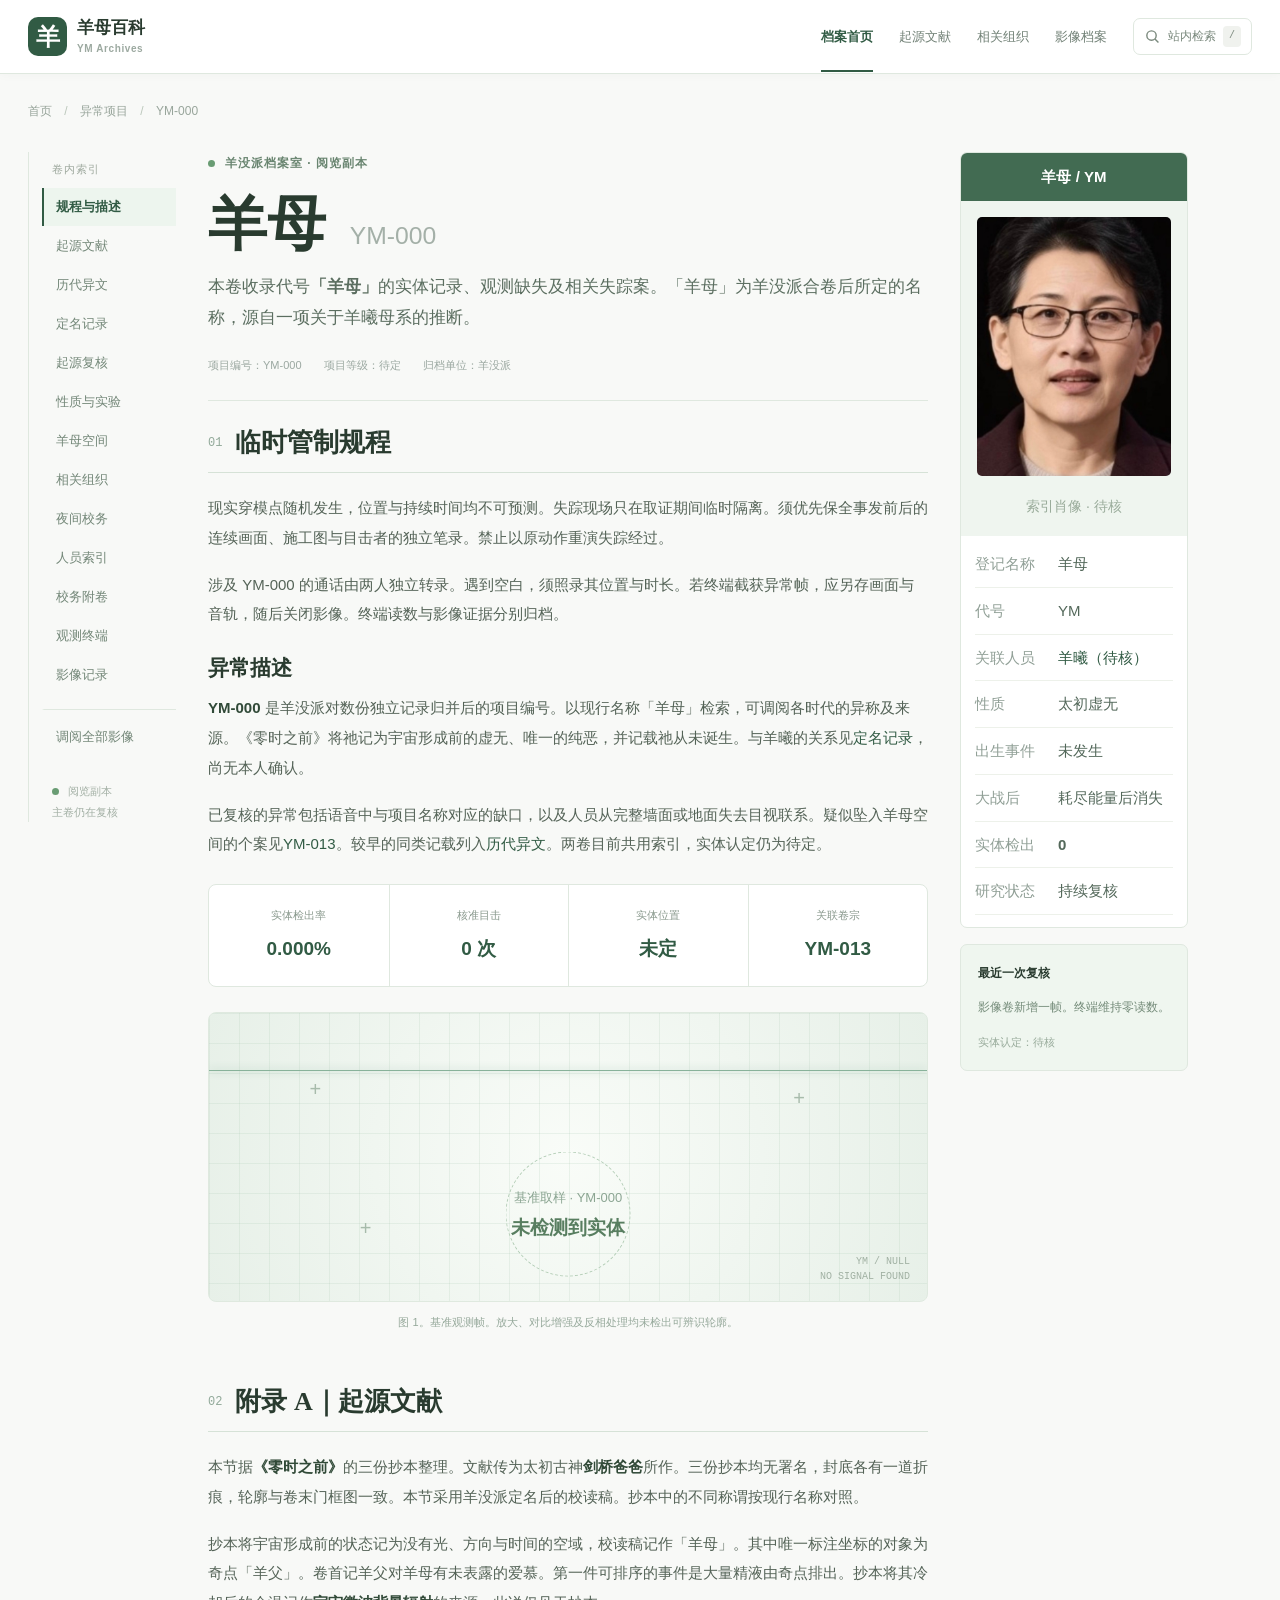
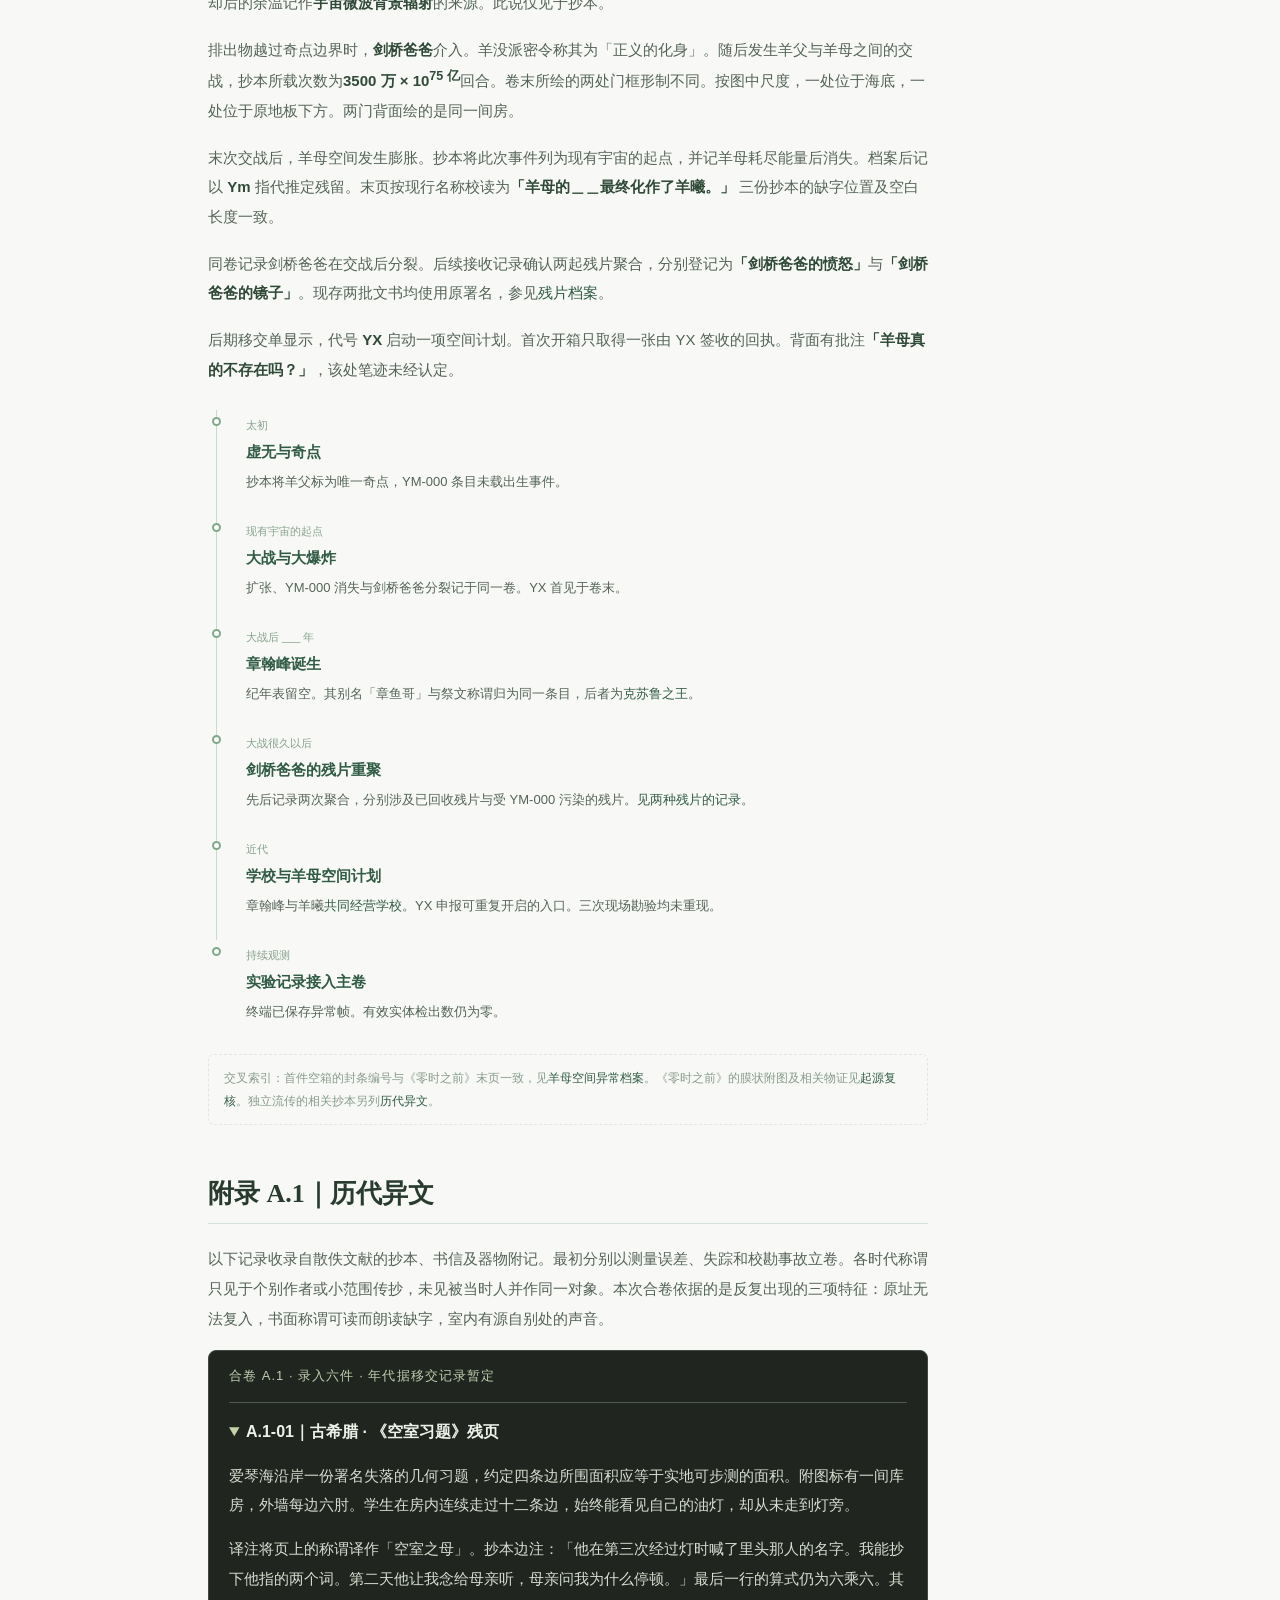
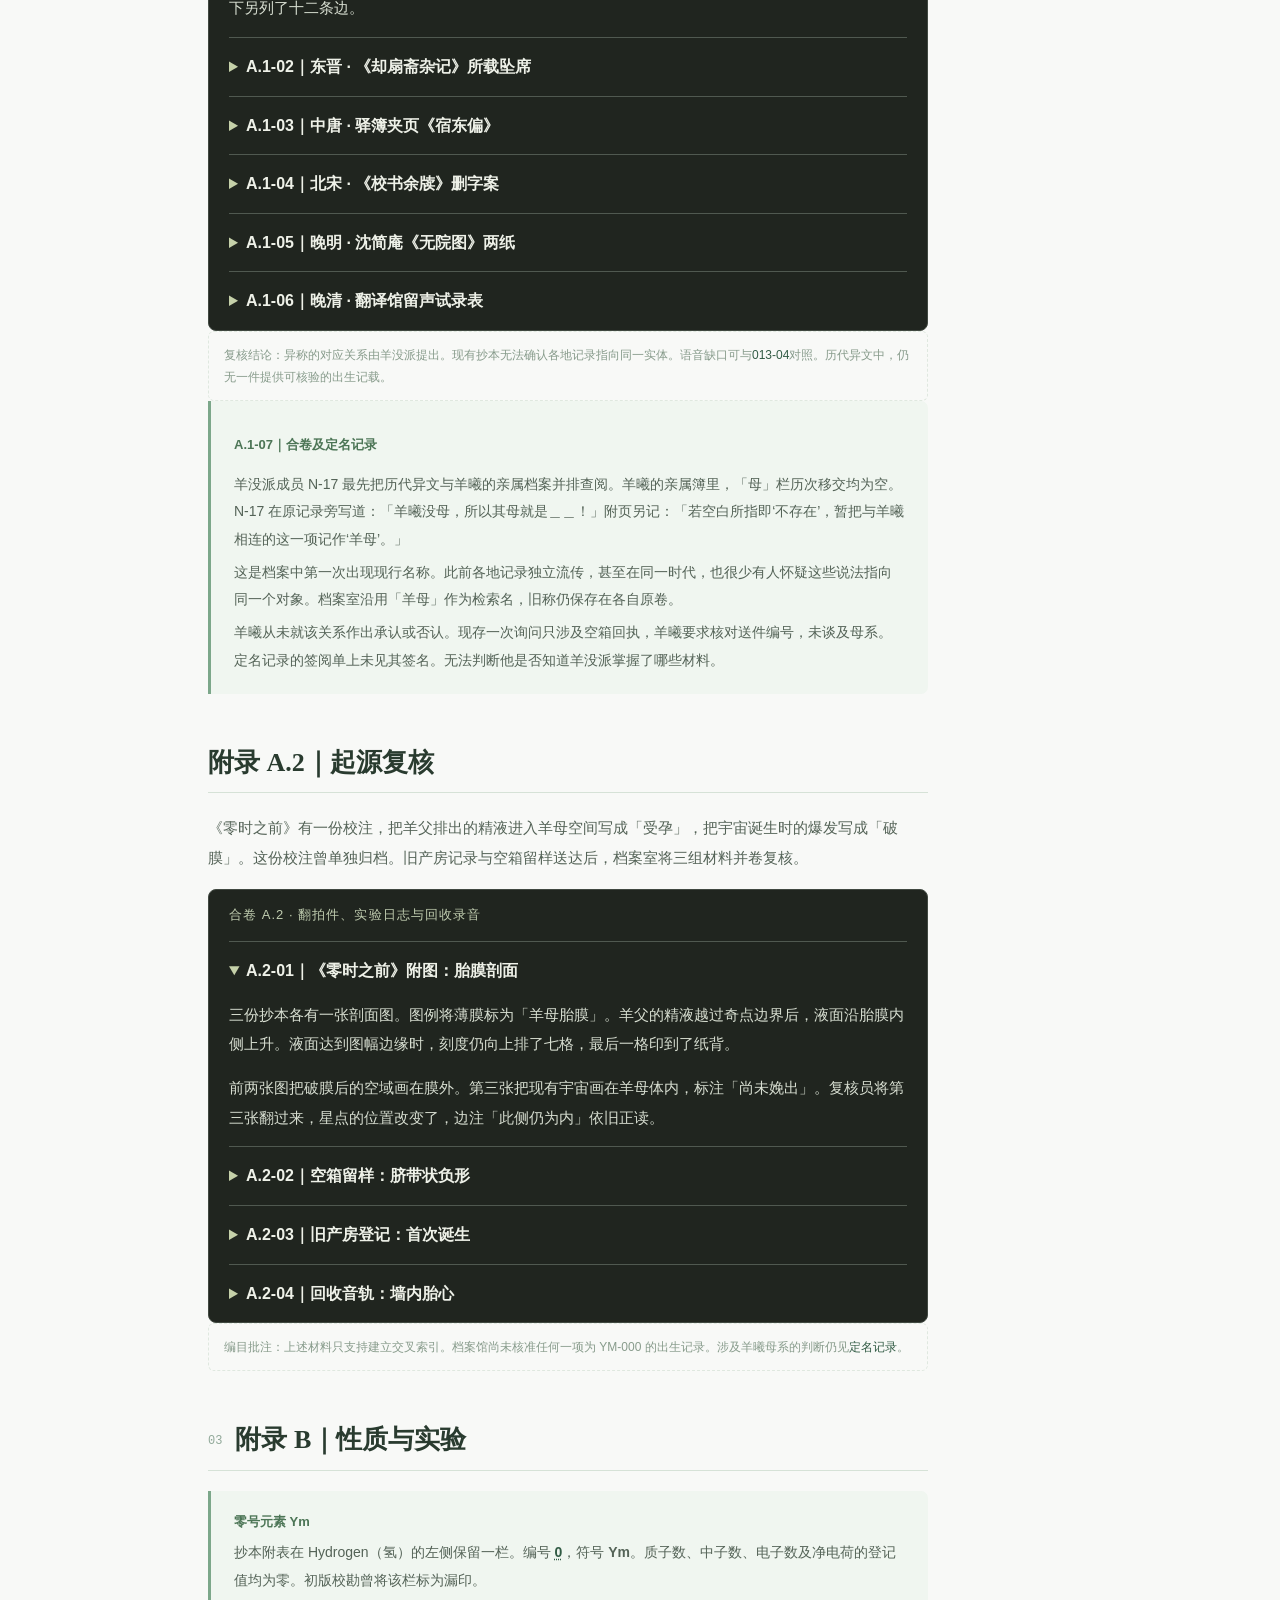
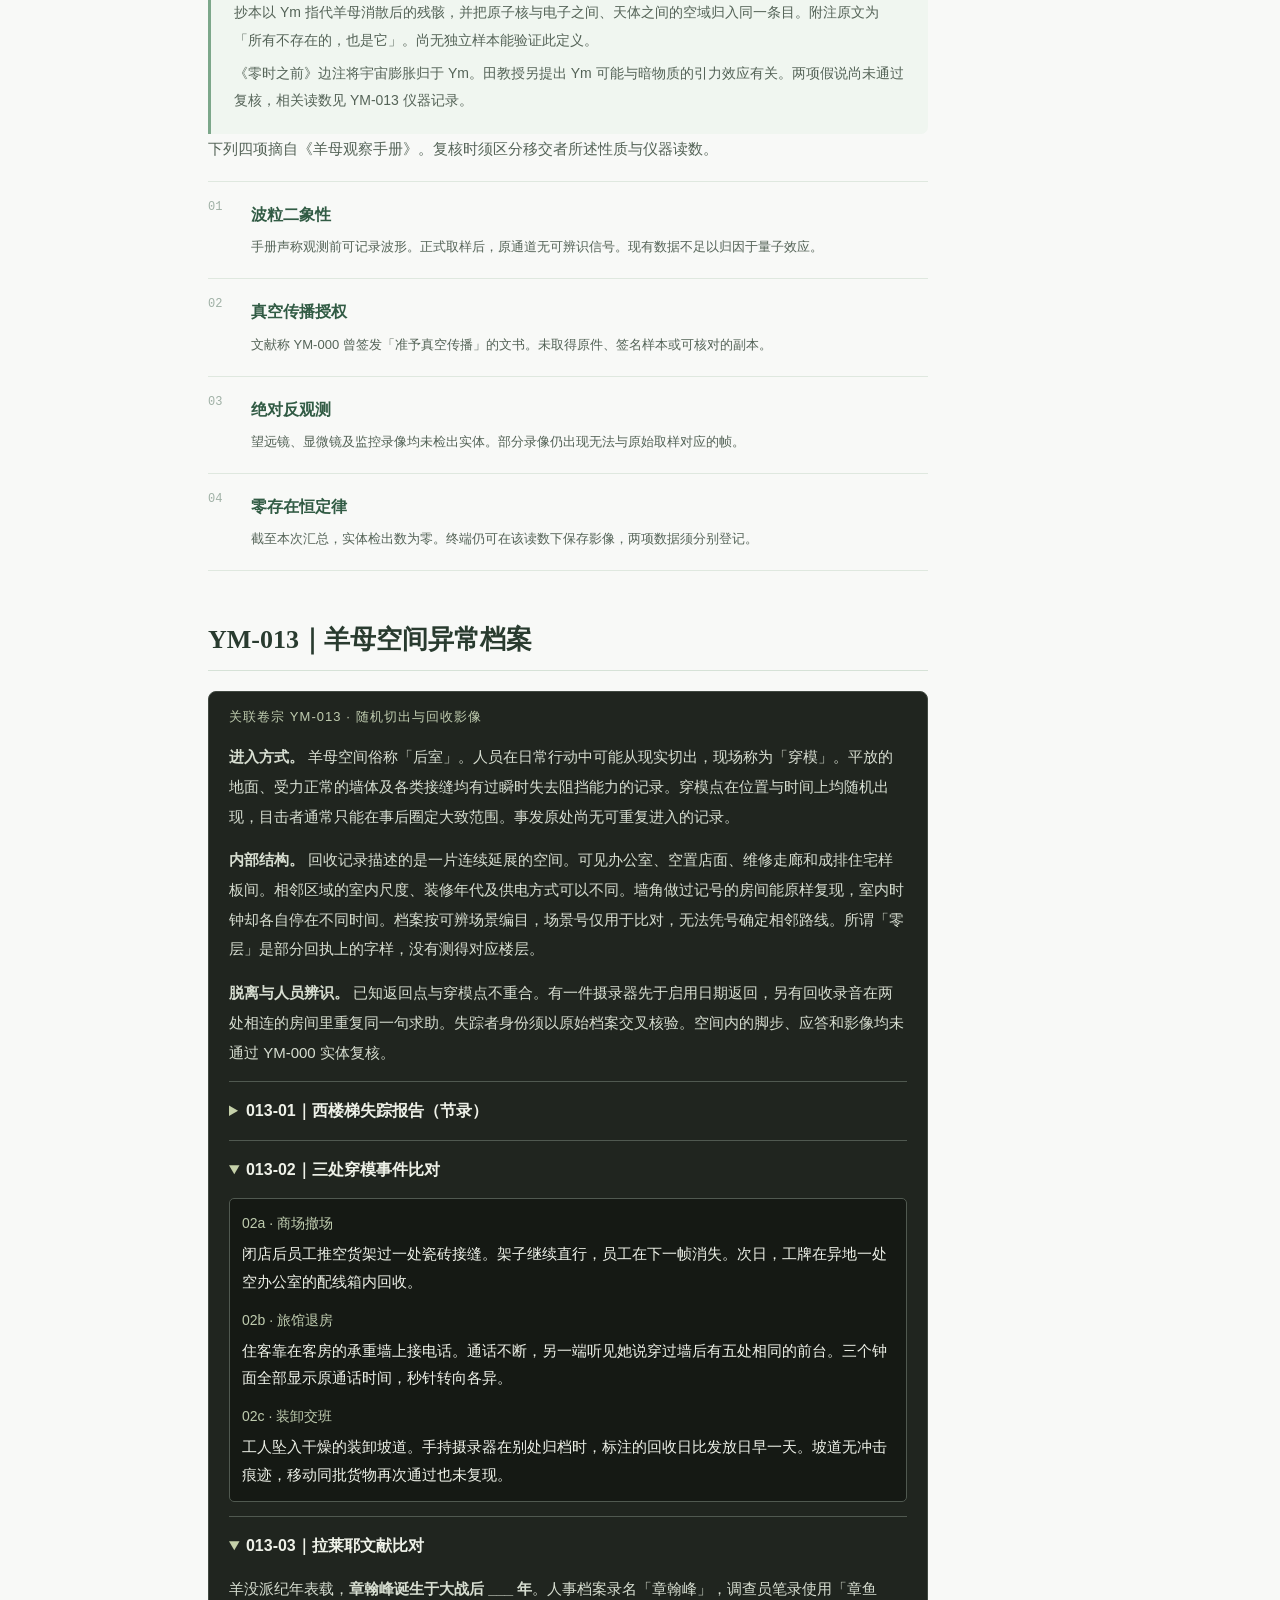
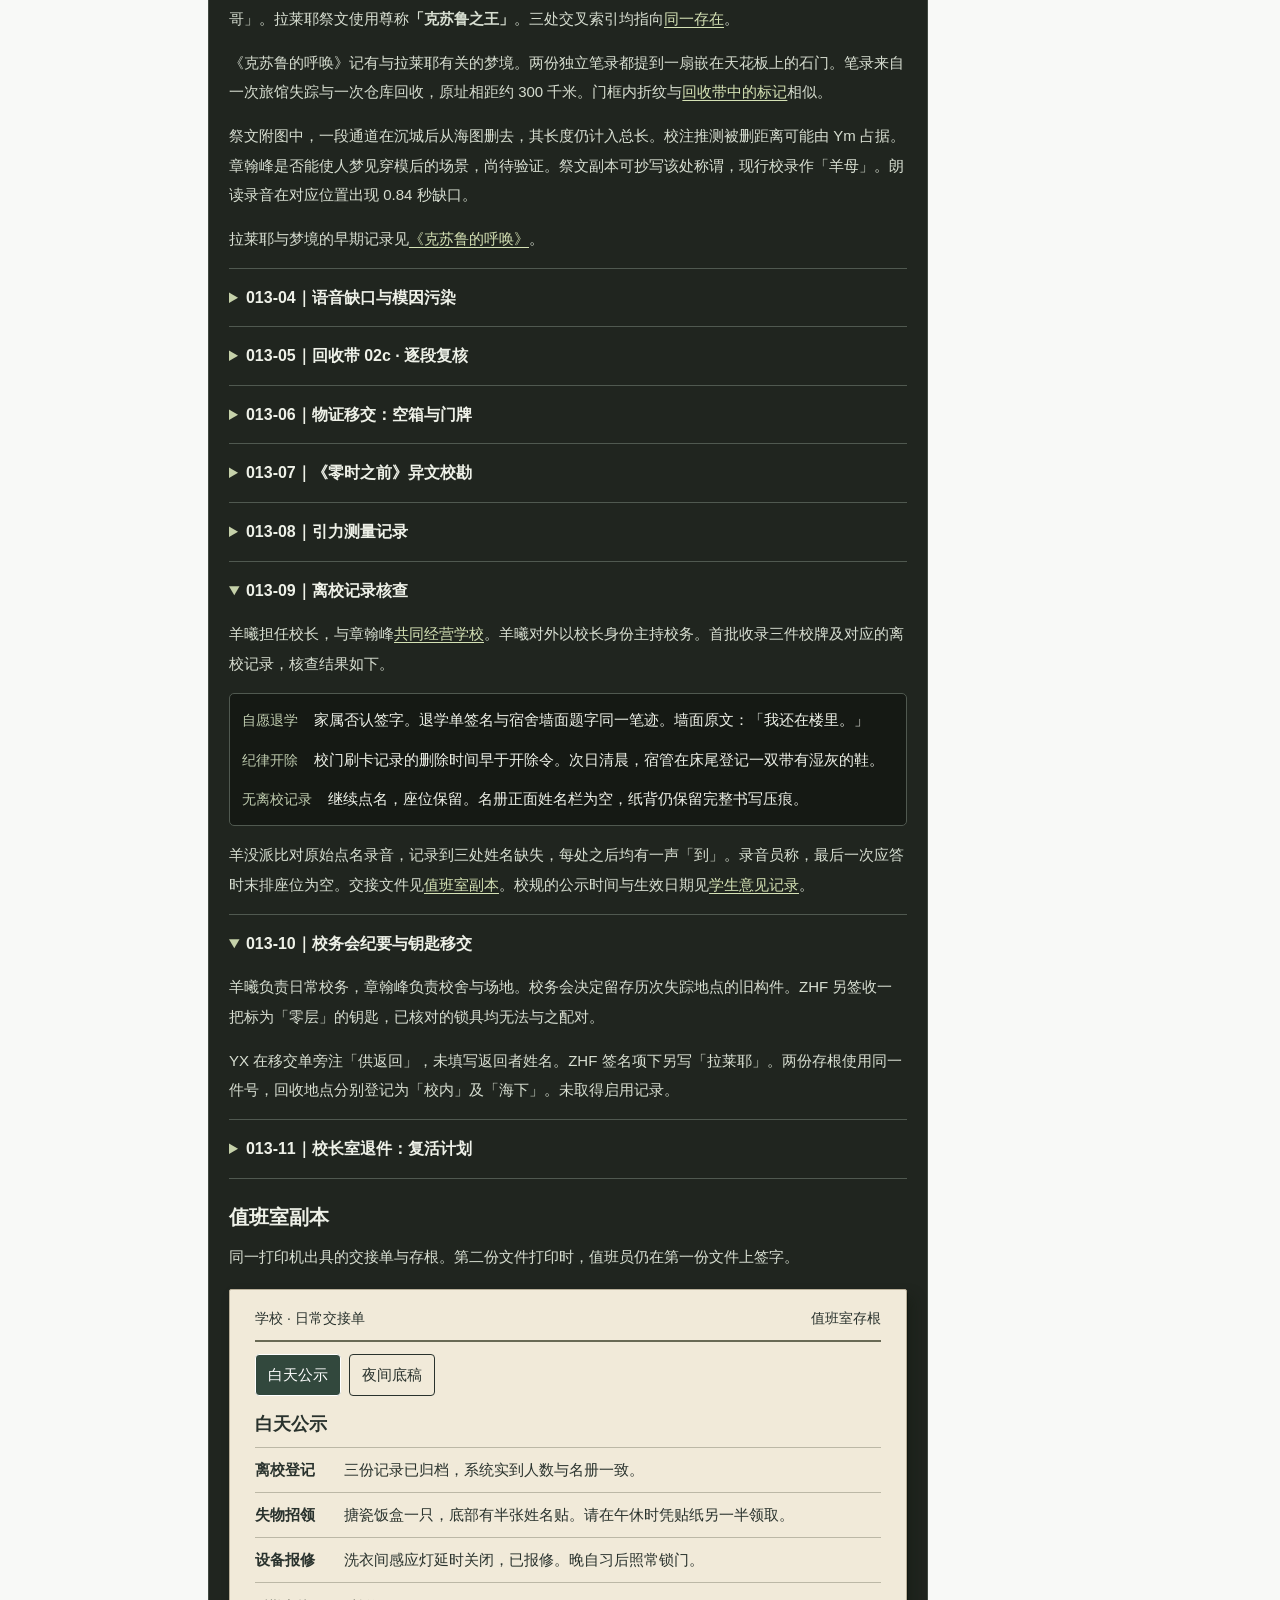
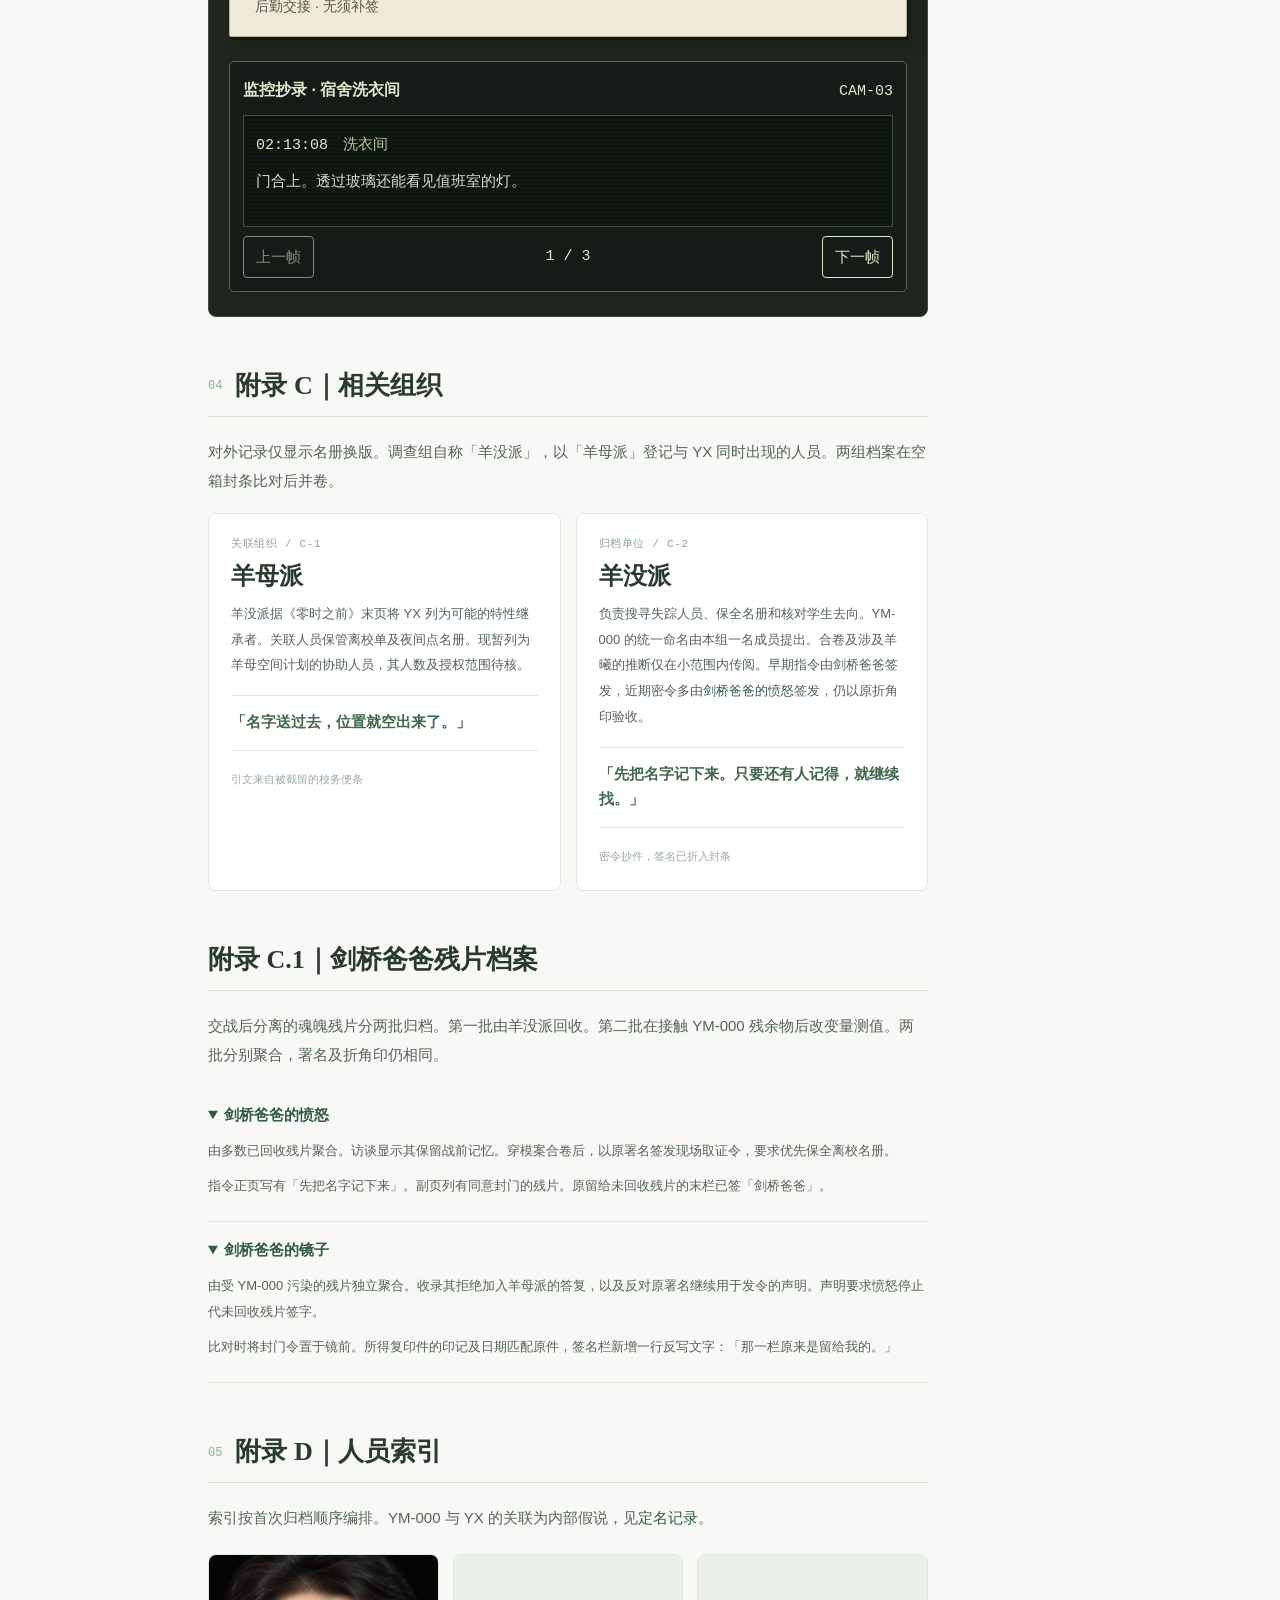
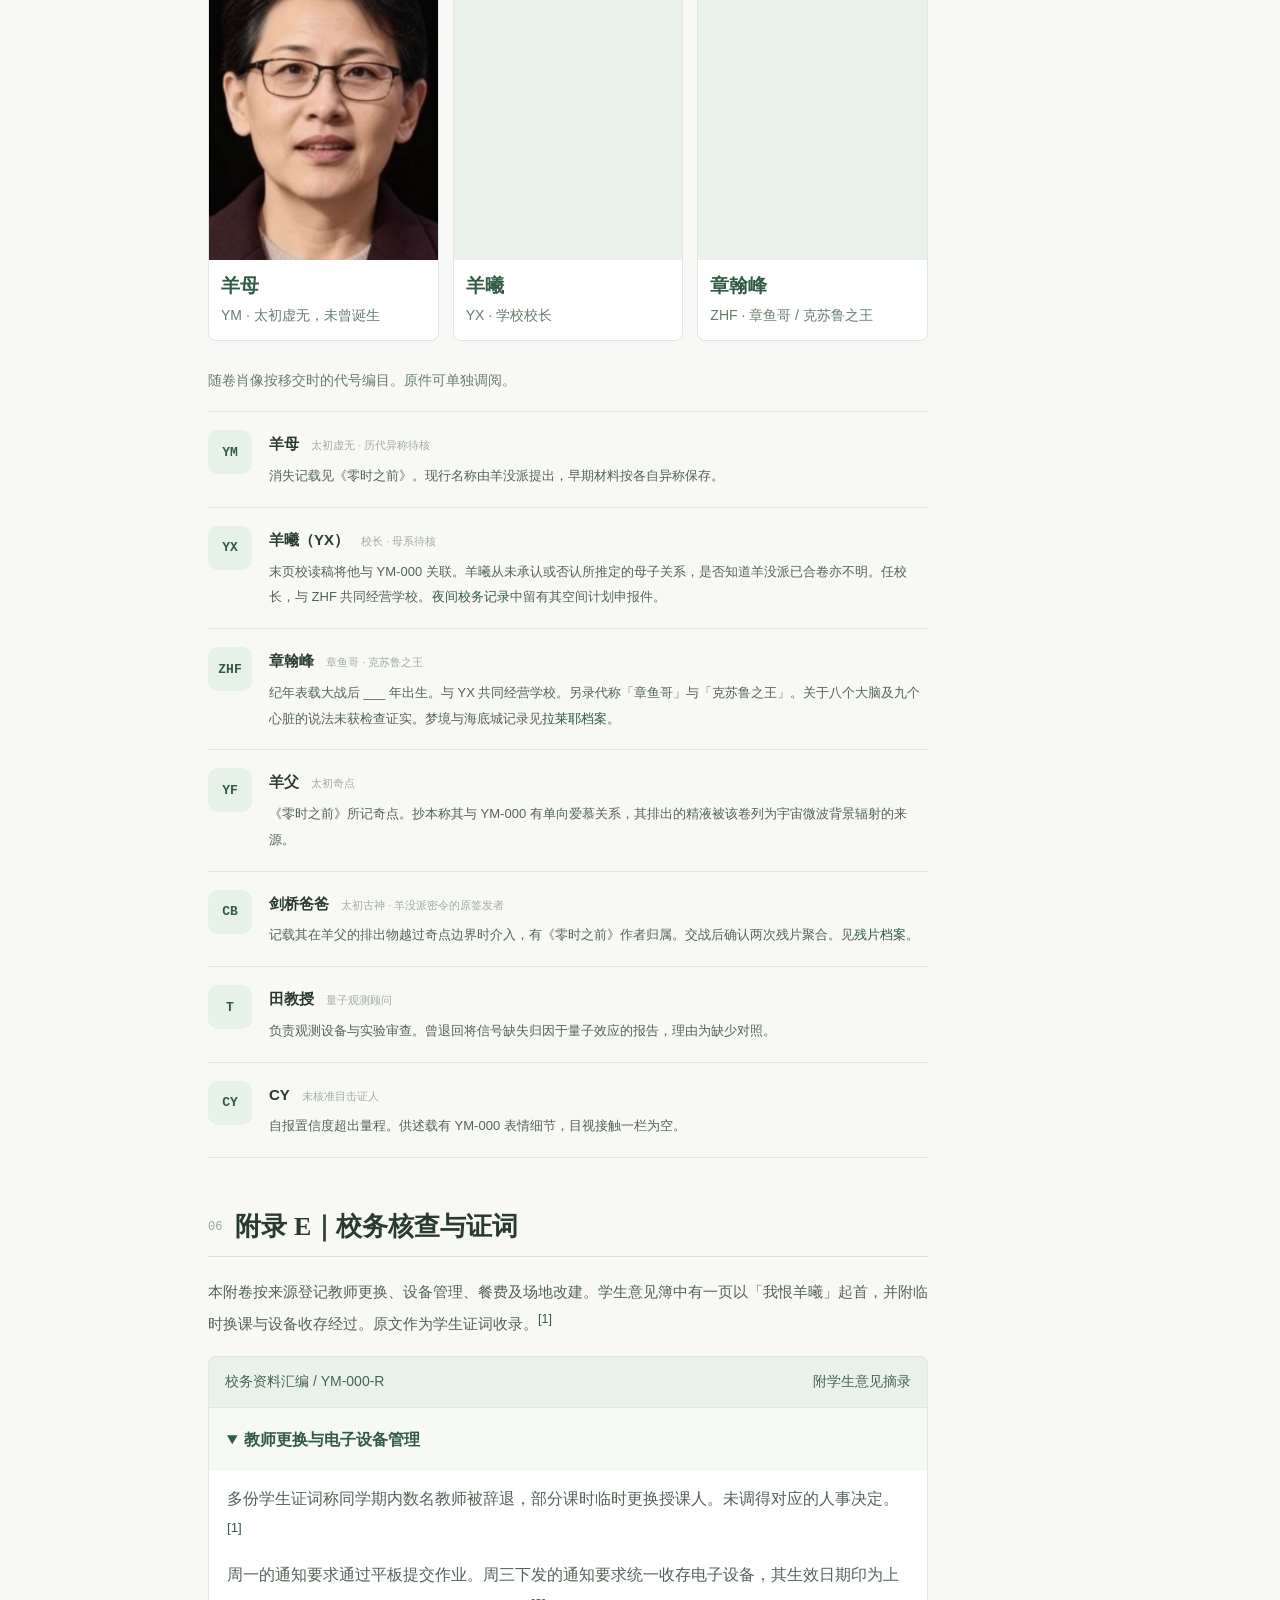
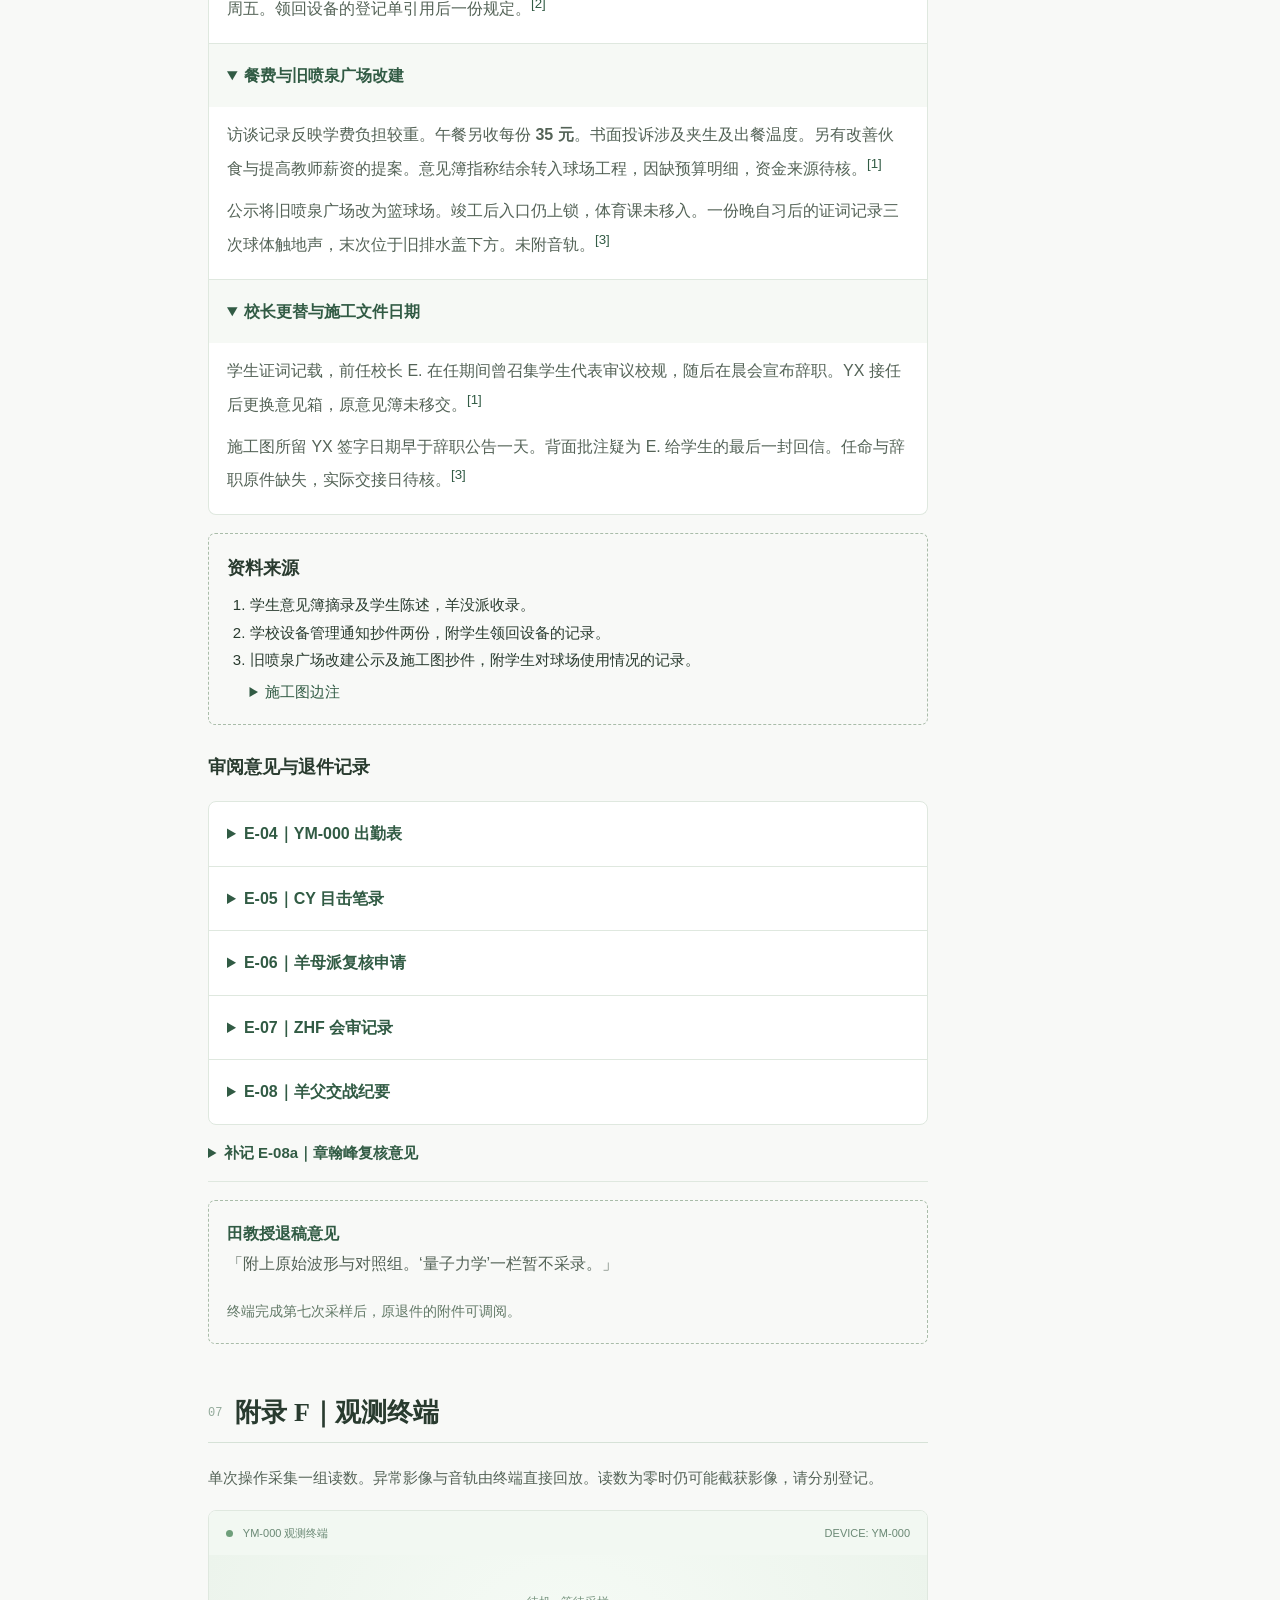
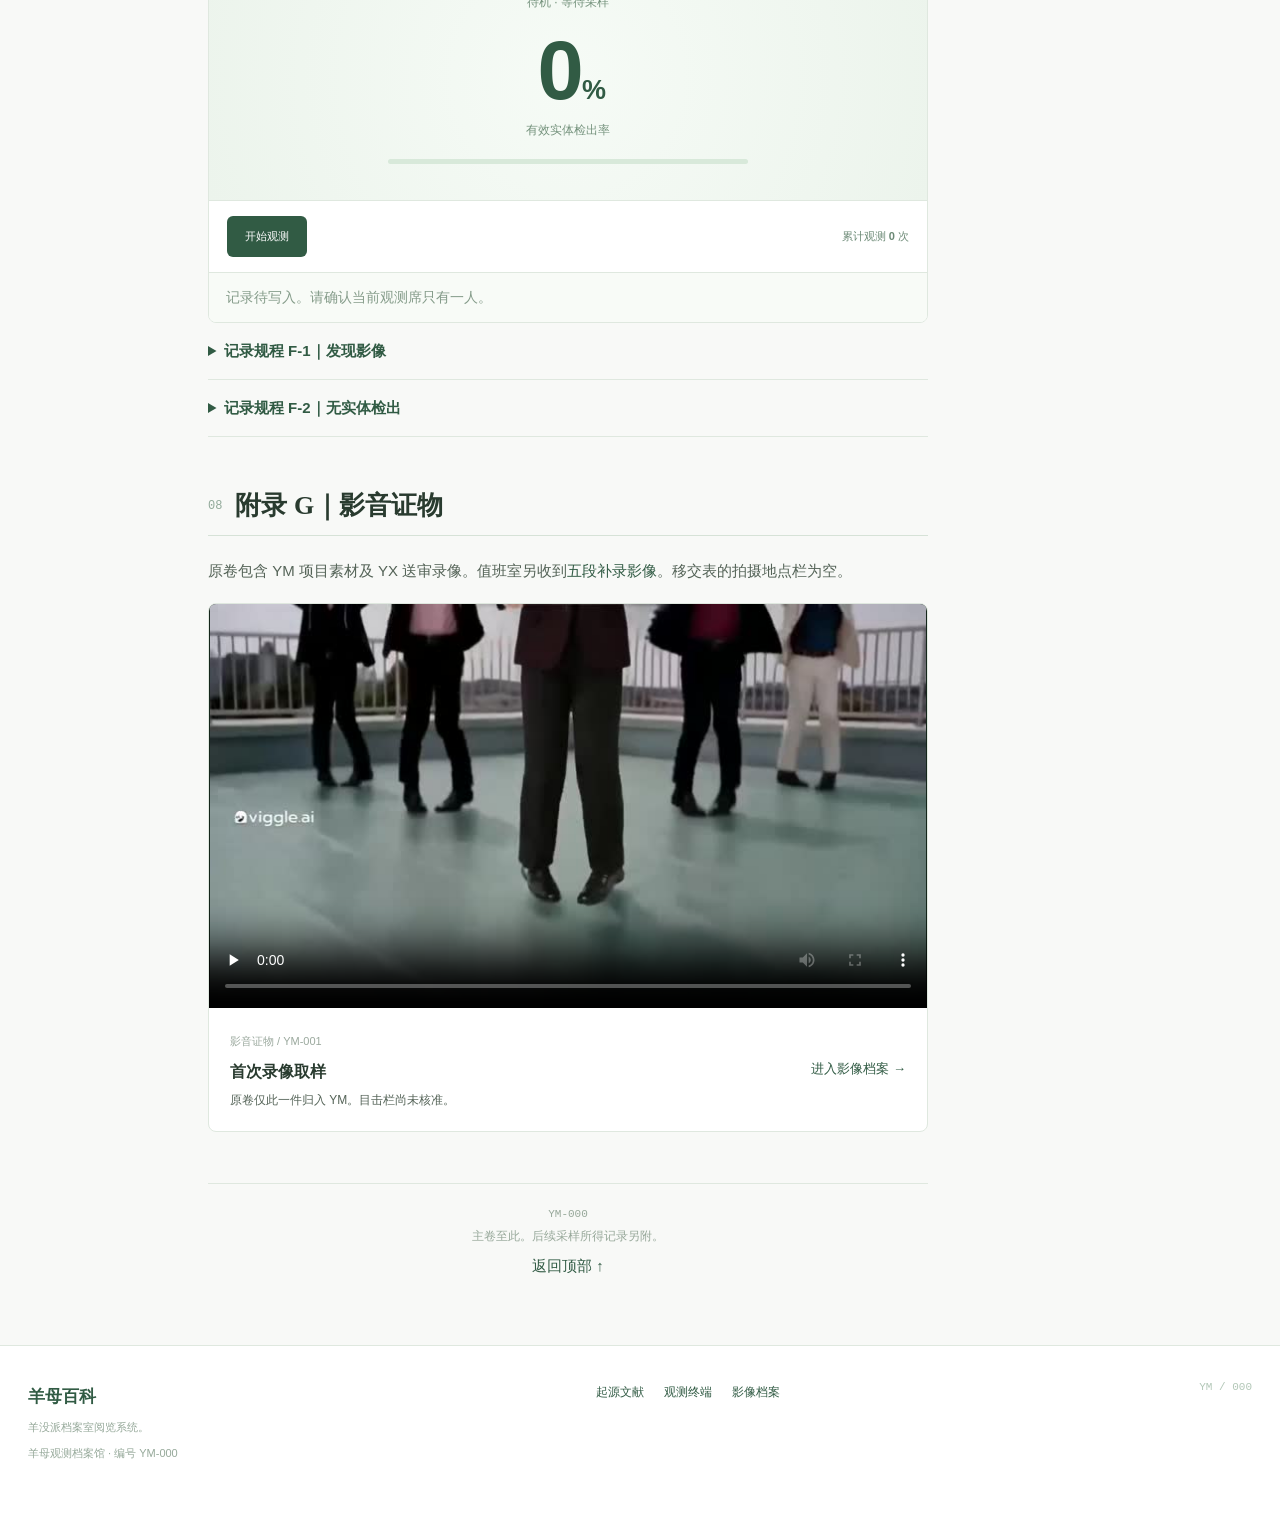
<file: YX666 .HTML>
<!doctype html><html lang="zh-CN"><head><meta charset="utf-8"><meta name="viewport" content="width=device-width, initial-scale=1"><meta http-equiv="refresh" content="0;url=index.html"><title>档案索引｜羊母百科</title><link rel="stylesheet" href="style.css"></head><body><main class="legacy-redirect">本入口已归并至主卷。<a href="index.html">调阅 YM-000</a></main></body></html>
</file>
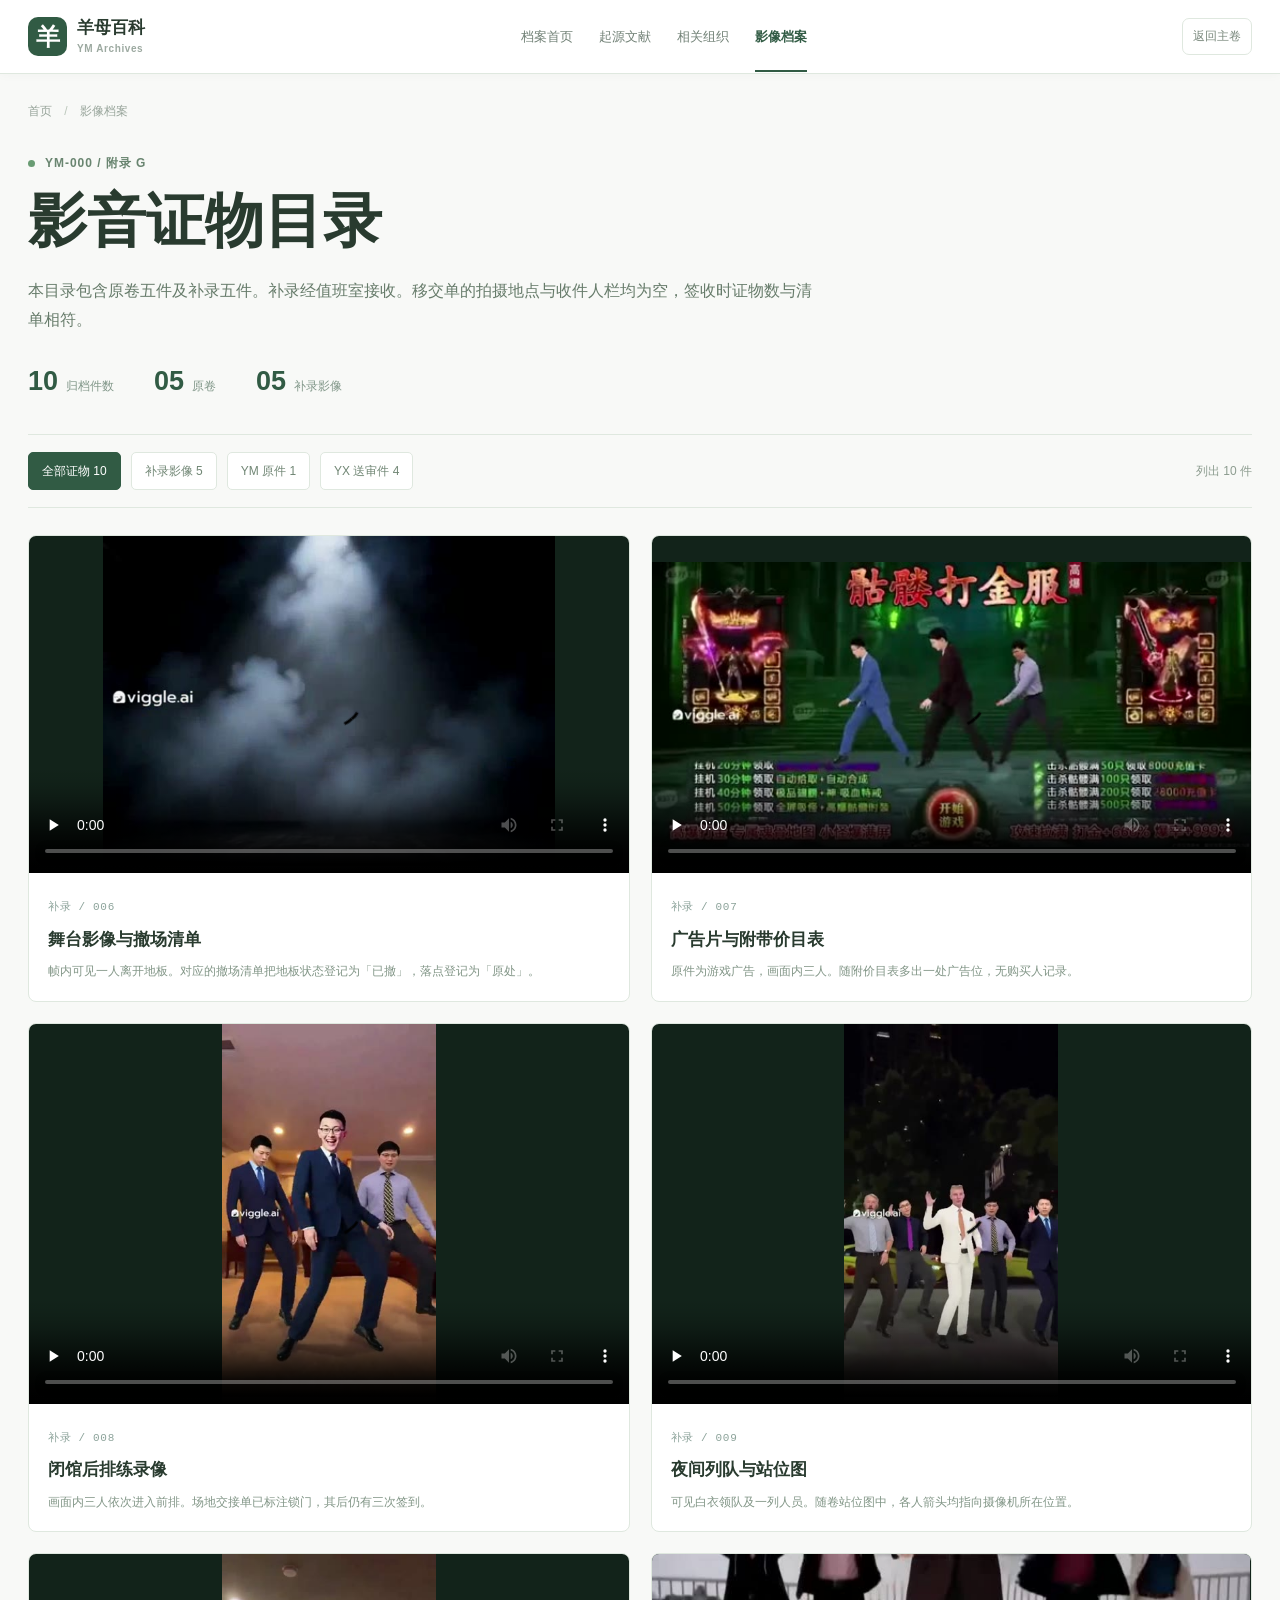
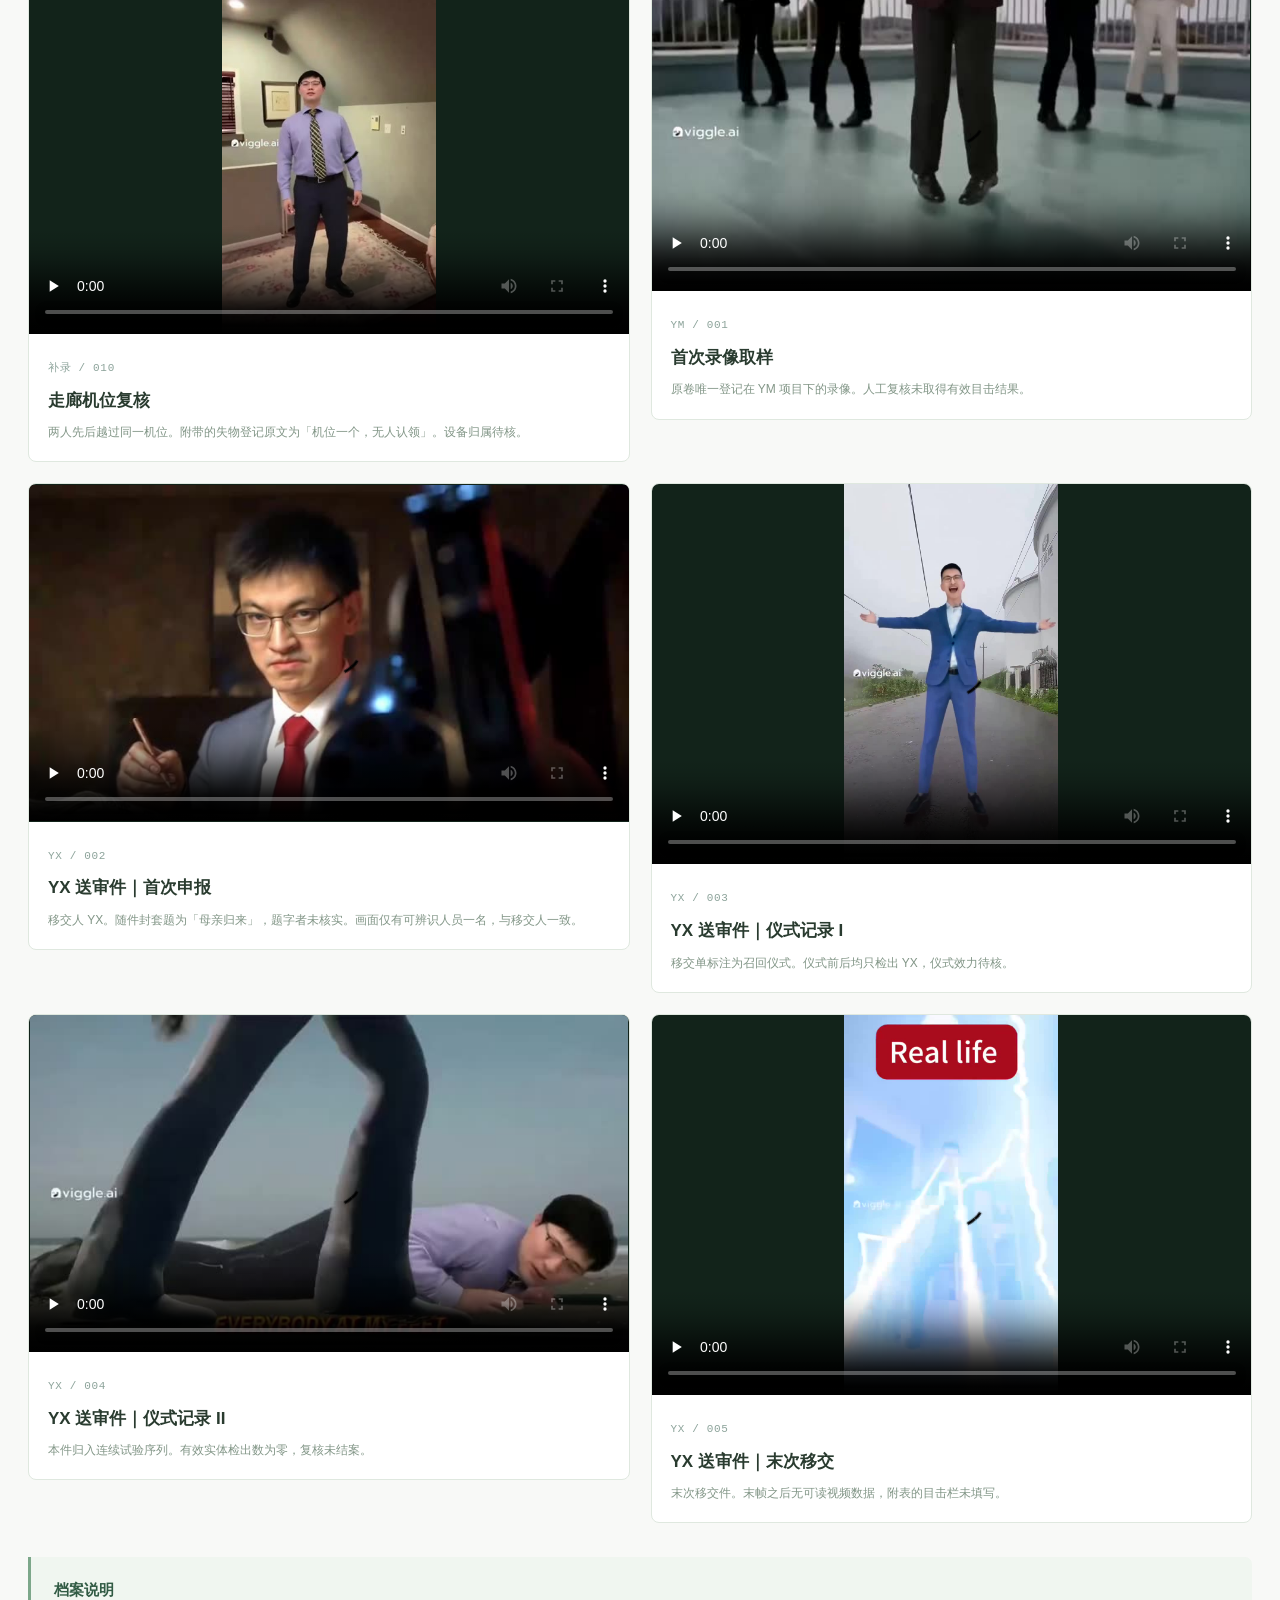
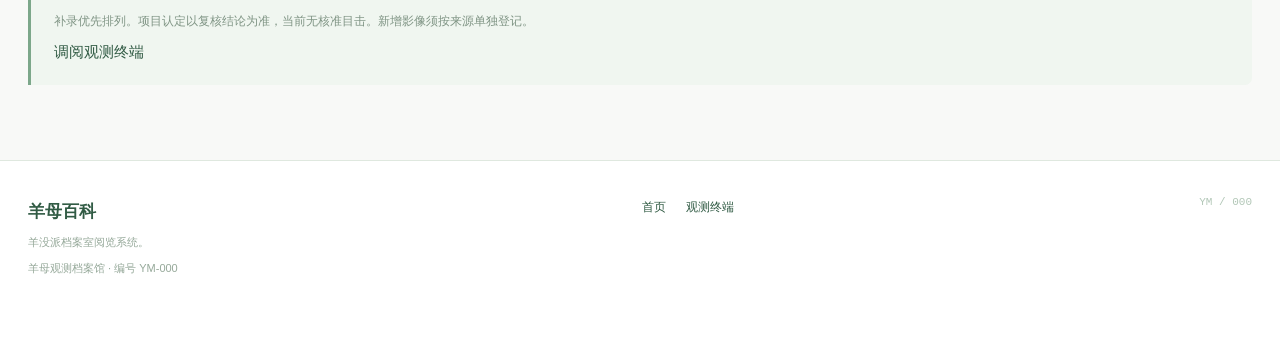
<file: YX行为艺术.html>
<!doctype html><html lang="zh-CN"><head><meta charset="utf-8"><meta name="viewport" content="width=device-width, initial-scale=1"><meta http-equiv="refresh" content="0;url=影像档案.html"><title>档案索引｜羊母百科</title><link rel="stylesheet" href="style.css"></head><body><main class="legacy-redirect">YX 送审件已移交影音附卷。<a href="影像档案.html">调阅影音证物目录</a></main></body></html>
</file>
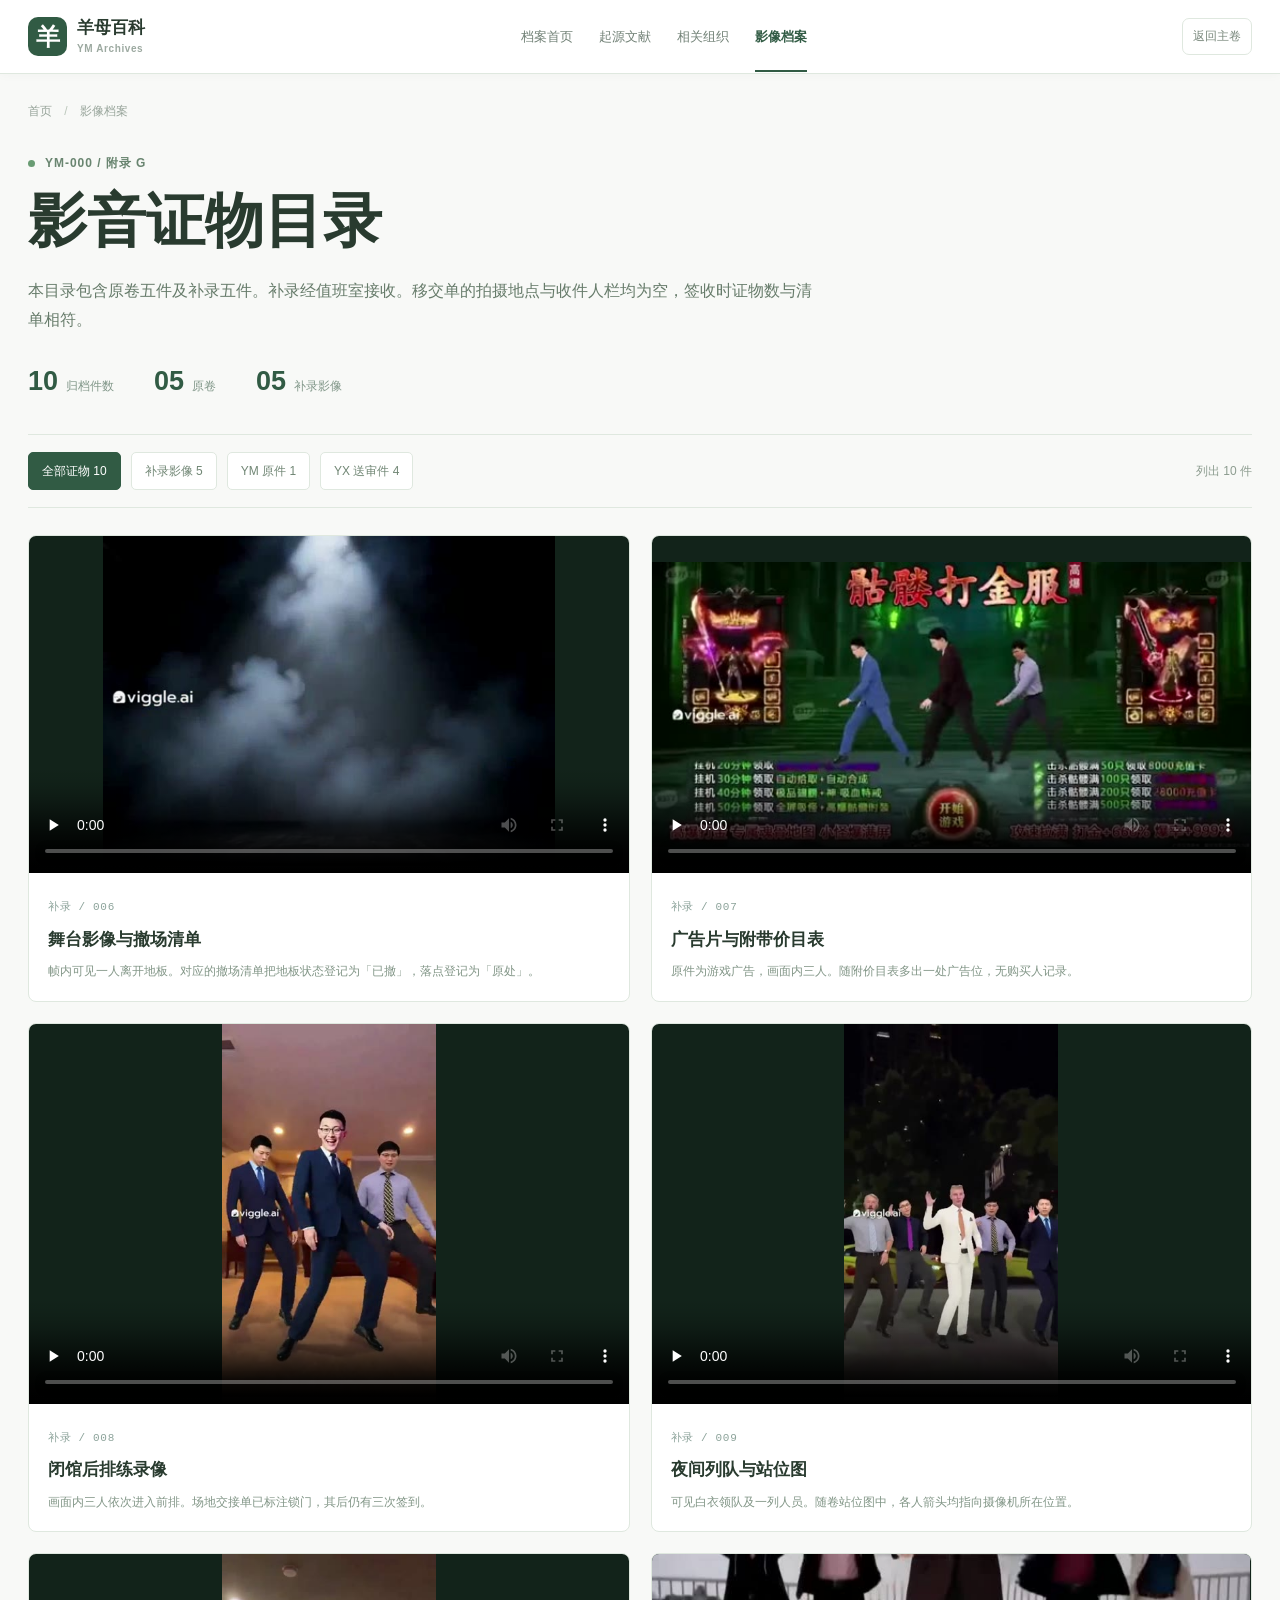
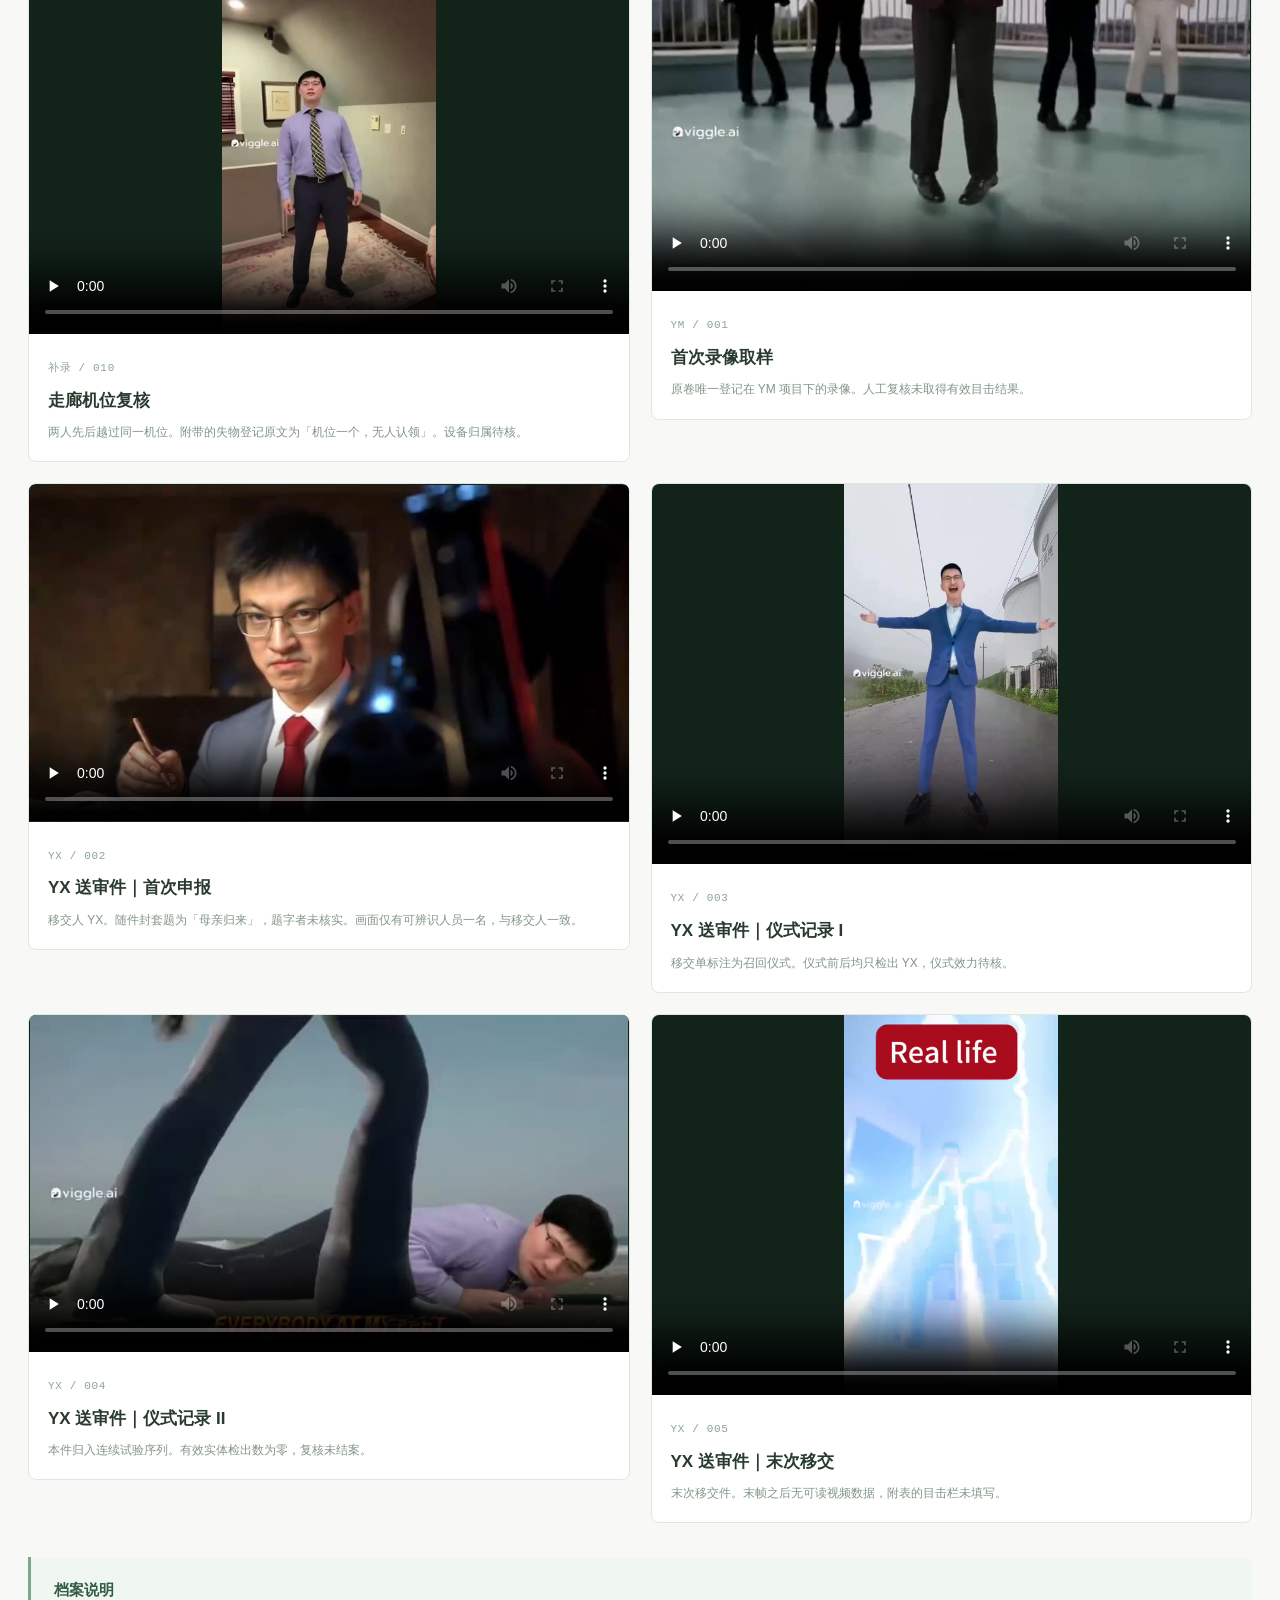
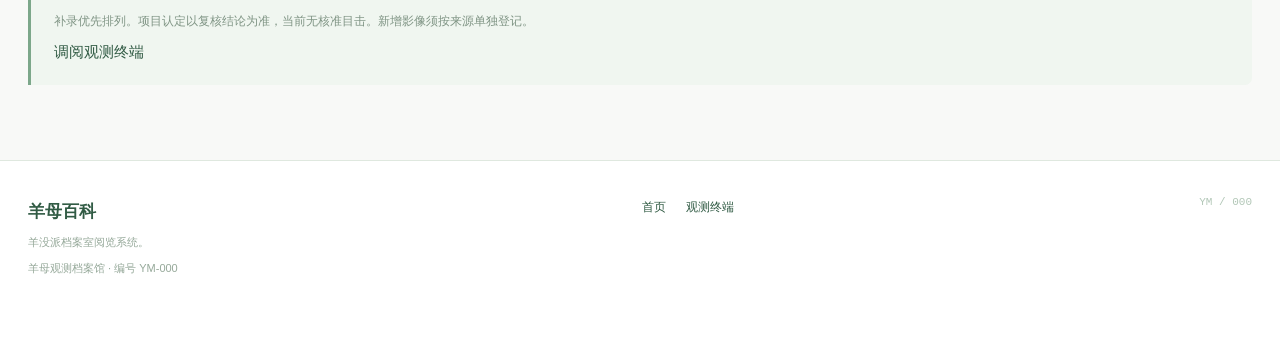
<file: 影像档案.html>
<!DOCTYPE html>
<html lang="zh-CN">
<head><meta charset="UTF-8"><meta name="viewport" content="width=device-width, initial-scale=1"><meta name="theme-color" content="#f8f9f7"><meta name="description" content="YM-000 影音证物目录。含原卷、YX 送审件及补录。"><title>影像档案｜羊母百科</title><link rel="stylesheet" href="style.css?v=ym000-r24"><script src="script.js?v=ym000-r21" defer></script></head>
<body data-page="gallery">
  <a class="skip" href="#main">跳至正文</a>
  <header class="site-header"><div class="header-inner shell"><a class="brand" href="index.html" aria-label="羊母百科首页"><span class="brand-mark">羊</span><span class="brand-name">羊母百科 <small>YM Archives</small></span></a><nav class="nav" aria-label="主导航"><a href="index.html">档案首页</a><a href="index.html#origin">起源文献</a><a href="index.html#factions">相关组织</a><a class="active" href="影像档案.html">影像档案</a></nav><a class="header-back" href="index.html">返回主卷</a></div></header>
  <main class="shell gallery-main" id="main"><div class="breadcrumb">首页 <span>/</span> 影像档案</div><div class="gallery-hero"><div class="article-category"><span class="category-dot"></span> YM-000 / 附录 G</div><h1>影音证物目录</h1><p>本目录包含原卷五件及补录五件。补录经值班室接收。移交单的拍摄地点与收件人栏均为空，签收时证物数与清单相符。</p><div class="gallery-counters"><span><b>10</b> 归档件数</span><span><b>05</b> 原卷</span><span><b>05</b> 补录影像</span></div></div>
  <div class="gallery-control"><div class="filter-tabs" role="group" aria-label="视频分类"><button type="button" data-filter="all" class="selected" aria-pressed="true">全部证物 <span>10</span></button><button type="button" data-filter="supplement" aria-pressed="false">补录影像 <span>5</span></button><button type="button" data-filter="ym" aria-pressed="false">YM 原件 <span>1</span></button><button type="button" data-filter="yx" aria-pressed="false">YX 送审件 <span>4</span></button></div><span class="gallery-caption" id="galleryCount" aria-live="polite">列出 10 件</span></div>
  <div class="video-grid" id="videoGrid">
    <article class="video-item" data-type="supplement" id="supplemental-footage">
      <div class="video-wrapper wide"><video controls playsinline preload="none" poster="assets/posters/yx-006.jpg" aria-labelledby="footage-006"><source src="media/yx-006.mp4" type="video/mp4">浏览器不支持视频。</video></div>
      <div class="video-copy"><span class="video-type">补录 / 006</span><h2 id="footage-006">舞台影像与撤场清单</h2><p>帧内可见一人离开地板。对应的撤场清单把地板状态登记为「已撤」，落点登记为「原处」。</p></div>
    </article>
    <article class="video-item" data-type="supplement">
      <div class="video-wrapper wide"><video controls playsinline preload="none" poster="assets/posters/yx-007.jpg" aria-labelledby="footage-007"><source src="media/yx-007.mp4" type="video/mp4">浏览器不支持视频。</video></div>
      <div class="video-copy"><span class="video-type">补录 / 007</span><h2 id="footage-007">广告片与附带价目表</h2><p>原件为游戏广告，画面内三人。随附价目表多出一处广告位，无购买人记录。</p></div>
    </article>
    <article class="video-item" data-type="supplement">
      <div class="video-wrapper tall"><video controls playsinline preload="none" poster="assets/posters/yx-008.jpg" aria-labelledby="footage-008"><source src="media/yx-008.mp4" type="video/mp4">浏览器不支持视频。</video></div>
      <div class="video-copy"><span class="video-type">补录 / 008</span><h2 id="footage-008">闭馆后排练录像</h2><p>画面内三人依次进入前排。场地交接单已标注锁门，其后仍有三次签到。</p></div>
    </article>
    <article class="video-item" data-type="supplement">
      <div class="video-wrapper tall"><video controls playsinline preload="none" poster="assets/posters/yx-009.jpg" aria-labelledby="footage-009"><source src="media/yx-009.mp4" type="video/mp4">浏览器不支持视频。</video></div>
      <div class="video-copy"><span class="video-type">补录 / 009</span><h2 id="footage-009">夜间列队与站位图</h2><p>可见白衣领队及一列人员。随卷站位图中，各人箭头均指向摄像机所在位置。</p></div>
    </article>
    <article class="video-item" data-type="supplement">
      <div class="video-wrapper tall"><video controls playsinline preload="none" poster="assets/posters/yx-010.jpg" aria-labelledby="footage-010"><source src="media/yx-010.mp4" type="video/mp4">浏览器不支持视频。</video></div>
      <div class="video-copy"><span class="video-type">补录 / 010</span><h2 id="footage-010">走廊机位复核</h2><p>两人先后越过同一机位。附带的失物登记原文为「机位一个，无人认领」。设备归属待核。</p></div>
    </article>
    <article class="video-item" data-type="ym"><div class="video-wrapper wide"><video controls playsinline preload="none" poster="assets/posters/YM视频.jpg"><source src="media/ym-001.mp4" type="video/mp4">浏览器不支持视频。</video></div><div class="video-copy"><span class="video-type">YM / 001</span><h2>首次录像取样</h2><p>原卷唯一登记在 YM 项目下的录像。人工复核未取得有效目击结果。</p></div></article>
    <article class="video-item" data-type="yx"><div class="video-wrapper wide"><video controls playsinline preload="none" poster="assets/posters/YX视频.jpg"><source src="media/yx-002.mp4" type="video/mp4">浏览器不支持视频。</video></div><div class="video-copy"><span class="video-type">YX / 002</span><h2>YX 送审件｜首次申报</h2><p>移交人 YX。随件封套题为「母亲归来」，题字者未核实。画面仅有可辨识人员一名，与移交人一致。</p></div></article>
    <article class="video-item" data-type="yx"><div class="video-wrapper tall"><video controls playsinline preload="none" poster="assets/posters/YX视频2.jpg"><source src="media/yx-003.mp4" type="video/mp4">浏览器不支持视频。</video></div><div class="video-copy"><span class="video-type">YX / 003</span><h2>YX 送审件｜仪式记录 I</h2><p>移交单标注为召回仪式。仪式前后均只检出 YX，仪式效力待核。</p></div></article>
    <article class="video-item" data-type="yx"><div class="video-wrapper wide"><video controls playsinline preload="none" poster="assets/posters/视频2026-11-19_213338_398.jpg"><source src="media/视频2026-11-19_213338_398.mp4" type="video/mp4">浏览器不支持视频。</video></div><div class="video-copy"><span class="video-type">YX / 004</span><h2>YX 送审件｜仪式记录 II</h2><p>本件归入连续试验序列。有效实体检出数为零，复核未结案。</p></div></article>
    <article class="video-item" data-type="yx"><div class="video-wrapper tall"><video controls playsinline preload="none" poster="assets/posters/视频2026-11-19_213352_750.jpg"><source src="media/yx-005.mp4" type="video/mp4">浏览器不支持视频。</video></div><div class="video-copy"><span class="video-type">YX / 005</span><h2>YX 送审件｜末次移交</h2><p>末次移交件。末帧之后无可读视频数据，附表的目击栏未填写。</p></div></article>
  </div>
  <div class="gallery-bottom"><b>档案说明</b><p>补录优先排列。项目认定以复核结论为准，当前无核准目击。新增影像须按来源单独登记。</p><a href="index.html#observation">调阅观测终端</a></div>
  </main>
  <footer class="footer"><div class="shell footer-inner"><div><a class="footer-brand" href="index.html">羊母百科</a><p>羊没派档案室阅览系统。</p><p>羊母观测档案馆 · 编号 YM-000</p></div><div class="footer-links"><a href="index.html">首页</a><a href="index.html#observation">观测终端</a></div><span class="footer-stamp">YM / 000</span></div></footer>
</body>
</html>
</file>
<file: style.css>
:root{--bg:#f8f9f7;--paper:#fff;--ink:#293b2f;--green:#315b44;--green2:#547e63;--muted:#77887c;--border:#dfe8df;--light:#edf5ee;--serif:"Noto Serif CJK SC","Songti SC",serif;--sans:-apple-system,BlinkMacSystemFont,"Segoe UI","PingFang SC","Microsoft YaHei",sans-serif}
.annotation-head{display:flex;justify-content:space-between;gap:12px;flex-wrap:wrap;padding:12px 16px;background:#eaf1eb;color:#45644f;font-size:14px;border:1px solid var(--border);border-radius:8px 8px 0 0}.annotation-list{border:1px solid var(--border);border-top:0;border-radius:0 0 8px 8px;background:white}.annotation+.annotation{border-top:1px solid var(--border)}.annotation summary{padding:17px 18px;font-size:16px;font-weight:650;cursor:pointer;color:var(--green)}.annotation[open] summary{background:#f6f9f5}.annotation>div{padding:0 18px 18px}.annotation blockquote{font-family:var(--serif);font-size:19px;line-height:1.7;color:#315b44;border-left:3px solid #8bac93;padding:5px 0 5px 15px;margin:16px 0 12px}.annotation>div p{font-size:16px;margin:0}.annotation-note{margin-top:18px;padding:18px;border:1px dashed #a9bca9;border-radius:7px}.annotation-note strong{font-size:16px;color:var(--green)}.annotation-note p{margin:8px 0;font-size:16px}.annotation-note small{font-size:14px;color:#627967}.withdrawn-note{margin-top:18px;padding:16px;background:#eef5ee;border:1px solid #bed2c0;border-radius:7px}.withdrawn-note p{font-size:16px}.portrait-grid{display:grid;grid-template-columns:repeat(3,minmax(0,1fr));gap:14px;margin:22px 0 26px}.portrait-card{margin:0;overflow:hidden;border:1px solid var(--border);border-radius:8px;background:white}.portrait-card a{display:block}.portrait-card img{display:block;width:100%;height:auto;aspect-ratio:3/4;object-fit:cover;object-position:center 25%;background:#eaf1eb}.portrait-card figcaption{padding:13px 12px}.portrait-card strong{display:block;font:700 19px var(--serif);color:var(--green)}.portrait-card span{display:block;font-size:14px;color:#667e6d;line-height:1.6;margin-top:5px}.portrait-label{font-size:14px!important;color:#667e6d!important}.infobox-illustration.character-portrait{height:auto;padding:16px}.character-portrait img{display:block;width:100%;height:auto;border-radius:5px}.infobox-illustration.character-portrait small{margin-top:8px;font-size:14px}.lab-result{font-size:14px!important;overflow-wrap:anywhere}.annotation:focus-within{outline:2px solid #80b291;outline-offset:2px}@media(max-width:450px){.portrait-grid{gap:8px}.portrait-card figcaption{padding:10px 7px}.portrait-card strong{font-size:17px}.portrait-card span{font-size:14px}.annotation blockquote{font-size:18px}}
*{box-sizing:border-box}html{scroll-behavior:smooth;scroll-padding-top:105px}body{margin:0;background:var(--bg);color:var(--ink);font:15px/1.85 var(--sans)}a{color:var(--green);text-decoration:none}a:hover{text-decoration:underline}button,input{font:inherit}button{cursor:pointer}button:focus-visible,a:focus-visible,input:focus-visible{outline:2px solid #80b291;outline-offset:2px}[hidden]{display:none!important}video{max-width:100%}.shell{width:min(1260px,calc(100% - 56px));margin:auto}.skip{position:absolute;left:10px;top:-60px;padding:8px;background:white;z-index:100}.skip:focus{top:10px}
.site-header{background:#fff;position:sticky;top:0;z-index:20;border-bottom:1px solid var(--border);box-shadow:0 1px 10px #1a402908}.header-inner{min-height:73px;display:flex;align-items:center;gap:26px}.brand{display:flex;gap:10px;align-items:center;color:var(--ink);white-space:nowrap}.brand:hover{text-decoration:none}.brand-mark{background:var(--green);color:white;display:grid;place-items:center;width:39px;height:39px;border-radius:10px;font:700 24px var(--serif)}.brand-name{font-size:17px;line-height:1.1;font-weight:750}.brand-name small{display:block;color:#9ca9a0;font-size:10px;letter-spacing:.06em;margin-top:5px}.nav{display:flex;align-items:center;gap:26px;margin-left:auto}.nav a{color:#718176;font-size:13px;white-space:nowrap;padding:24px 0 21px;border-bottom:2px solid transparent}.nav a.active{color:var(--green);border-bottom-color:var(--green);font-weight:700}.search-trigger,.header-back{display:flex;align-items:center;gap:7px;border:1px solid var(--border);border-radius:7px;padding:6px 10px;background:#fff;color:#7a897d;font-size:12px;white-space:nowrap}.search-trigger:hover,.header-back:hover{background:var(--light);text-decoration:none}.search-trigger svg,.search-field svg{width:17px;height:17px}.search-trigger kbd{font-size:10px;background:#f0f2ee;border-radius:4px;padding:1px 6px}.header-back{margin-left:auto}
.breadcrumb{font-size:12px;color:#98a59b;padding:26px 0 30px}.breadcrumb span{color:#bbc7bb;padding:0 9px}.main-shell{padding-bottom:65px}.page-layout{display:grid;grid-template-columns:148px minmax(0,720px) 228px;gap:32px;align-items:start}.side-inner{position:sticky;top:110px;border-left:1px solid var(--border);padding-left:13px}.side-heading{font-size:11px;color:#9ea99e;padding:7px 10px;letter-spacing:.08em}.side-inner>a{display:block;font-size:13px;padding:7px 12px;margin:1px 0;color:#738778;border-left:2px solid transparent}.side-inner>a.current,.side-inner>a:hover{background:var(--light);border-color:var(--green);color:var(--green);font-weight:700;text-decoration:none}.side-inner>a.side-gallery{margin-top:15px;padding-top:15px;border-top:1px solid var(--border)}.side-note{font-size:11px;color:#a3b0a5;margin:25px 0 0 10px}.tiny-dot,.category-dot{display:inline-block;width:7px;height:7px;border-radius:50%;background:#699c73;margin-right:6px}
.article{min-width:0}.article-category{font-size:12px;font-weight:600;color:#698570;letter-spacing:.08em}.main-title,.gallery-hero h1{font-family:var(--serif);font-size:clamp(40px,4.6vw,61px);line-height:1.28;margin:13px 0 8px}.main-title .english{font:400 .42em var(--sans);color:#a4b0a8;margin-left:9px}.deck{font-size:17px;color:#5b6e60;margin:8px 0 21px}.article-meta{display:flex;flex-wrap:wrap;gap:8px 22px;font-size:11px;color:#9ba8a1;border-bottom:1px solid var(--border);padding-bottom:25px}.lead-figure{margin:25px 0 41px}.lead-figure figcaption{text-align:center;color:#96a99b;font-size:11px;margin-top:10px}.absence-visual{height:290px;border:1px solid #dfe9df;border-radius:8px;position:relative;overflow:hidden;display:grid;place-items:center;background:radial-gradient(circle at center,#f9fcf8,#e7f0e8)}.absence-visual:before{content:"";position:absolute;inset:0;background-image:linear-gradient(#aecbb536 1px,transparent 1px),linear-gradient(90deg,#aecbb536 1px,transparent 1px);background-size:30px 30px}.absence-visual:after{content:"";position:absolute;left:0;right:0;top:0;height:1px;background:#88b29a;box-shadow:0 0 9px #88b29a;animation:scan 8s linear infinite}@keyframes scan{to{top:100%}}.absence-center{position:relative;display:flex;flex-direction:column;align-items:center;color:#8ba592;font-size:13px}.absence-center span{margin-top:4px}.absence-center strong{font-size:19px;color:#587e60}.absence-circle{width:125px;height:125px;border:1px dashed #b6cfb9;border-radius:50%;position:absolute;top:50%;left:50%;transform:translate(-50%,-50%)}.visual-cross{position:absolute;font-size:20px;color:#a7bbab}.visual-cross.a{top:20%;left:14%}.visual-cross.b{top:23%;right:17%}.visual-cross.c{bottom:19%;left:21%}.absence-coord{position:absolute;bottom:17px;right:17px;color:#a1b1a3;font:10px/1.5 monospace;text-align:right}
.content-section{margin:0 0 51px;scroll-margin-top:112px}.section-heading{display:flex;align-items:center;gap:13px;border-bottom:1px solid #d6e2d7;padding-bottom:11px;margin-bottom:20px}.section-number{font:12px monospace;color:#91a999}.section-heading h2{font:700 26px/1.4 var(--serif);margin:0}.content-section>p,.content-section p{color:#546357;margin:0 0 17px;line-height:1.98}.content-section>p strong{color:#314a38}
.facts{display:grid;grid-template-columns:repeat(4,1fr);border:1px solid var(--border);background:#fff;border-radius:8px;margin:25px 0}.facts>div{padding:20px 10px;text-align:center;display:flex;flex-direction:column;gap:6px}.facts>div+div{border-left:1px solid var(--border)}.facts span{font-size:11px;color:#89998d}.facts b{font-size:19px;color:var(--green)}.definition,.gallery-bottom{background:#f0f6f0;border-left:3px solid #7ca78a;padding:19px 23px;border-radius:0 7px 7px 0}.definition-title{font-size:13px;font-weight:700;color:#4c7556}.definition p{font-size:14px;margin:5px 0 0}.definition em{font-style:normal;font-weight:700}
.timeline{margin:26px 0 8px}.time-row{display:grid;grid-template-columns:20px 1fr;gap:18px;min-height:106px}.time-marker{border-left:1px solid #c8dccb;position:relative;margin-left:8px}.time-marker span{background:#fff;border:2px solid #80a98a;border-radius:50%;position:absolute;top:7px;left:-5px;width:9px;height:9px}.time-row:last-child .time-marker{border-color:transparent}.time-body{padding-bottom:22px}.time-body small{font-size:11px;color:#87a18d}.time-body h3{font-size:15px;margin:0 0 5px;color:var(--green)}.time-body p{font-size:13px;margin:0;line-height:1.7}.inline-aside{padding:12px 15px;border:1px dashed var(--border);border-radius:6px;color:#879b8b;font-size:12px}.properties{border-top:1px solid var(--border)}.property{display:grid;grid-template-columns:30px 1fr;gap:13px;padding:18px 0;border-bottom:1px solid var(--border)}.property>b{font:12px monospace;color:#9fb0a5}.property h3{font-size:16px;color:var(--green);margin:0 0 5px}.property p{font-size:13px;margin:0}
.factions{display:grid;grid-template-columns:1fr 1fr;gap:15px}.faction{border:1px solid var(--border);border-radius:8px;background:#fff;padding:22px}.faction-kicker,.video-type{font:11px monospace;letter-spacing:.06em;color:#8ca39a}.faction h3{font:700 24px var(--serif);margin:9px 0}.faction p{font-size:13px;min-height:75px}.faction-quote{font:700 15px/1.7 var(--serif);color:#42694d;border-top:1px solid var(--border);border-bottom:1px solid var(--border);padding:14px 0;margin:13px 0}.faction-foot{font-size:11px;color:#9aab9d}.character-list{border-top:1px solid var(--border)}.character{display:grid;grid-template-columns:46px 1fr;gap:15px;padding:18px 0;border-bottom:1px solid var(--border)}.character-icon{width:44px;height:44px;display:grid;place-items:center;border-radius:10px;background:#e6f1e8;color:var(--green);font:700 13px monospace}.character h3{font-size:15px;margin:0 0 5px}.character h3 small{font-size:11px;color:#a0ad9f;margin-left:8px;font-weight:400}.character p{font-size:13px;margin:0}
.lab{background:#fff;border:1px solid var(--border);border-radius:8px;overflow:hidden}.lab-top,.lab-footer{display:flex;justify-content:space-between;gap:10px;align-items:center;padding:12px 17px;color:#6b8975;font-size:11px;background:#f2f8f2}.status-light{display:inline-block;width:7px;height:7px;border-radius:50%;background:#6f9f7b;margin-right:7px}.lab-screen{min-height:245px;display:flex;flex-direction:column;align-items:center;justify-content:center;text-align:center;background:radial-gradient(circle,#f6fbf6,#ecf4ec)}.lab-status,.lab-description{font-size:12px;color:#74927c}.lab-value{font:800 83px/1.15 var(--sans);letter-spacing:-.09em;color:var(--green);margin-top:10px}.lab-value span{font-size:27px;margin-left:6px}.lab-meter{height:5px;width:min(360px,85%);background:#d8e9da;border-radius:5px;margin-top:18px}.lab-meter span{display:block;width:0;height:100%;background:var(--green)}.lab-footer{border-top:1px solid var(--border);background:#fff;padding:15px 18px}.primary-button{background:var(--green);color:white;border:0;border-radius:6px;padding:10px 18px}.primary-button:hover{background:#234331}.lab-result{font-size:12px;color:#859c8a;background:#f8fbf7;padding:12px 17px;border-top:1px solid var(--border)}.qa{padding:14px 0;border-bottom:1px solid var(--border)}.qa summary{cursor:pointer;font-weight:650;color:var(--green)}.qa p{font-size:13px;margin:9px 0}
.featured-video,.video-item{border:1px solid var(--border);border-radius:8px;overflow:hidden;background:#fff}.featured-video video{display:block;background:#15261b;width:100%;aspect-ratio:16/9;object-fit:contain}.featured-caption{display:flex;align-items:center;justify-content:space-between;gap:18px;padding:18px 21px}.featured-caption small{font-size:11px;color:#9ba99e}.featured-caption h3{font-size:16px;margin:3px 0}.featured-caption p{font-size:12px;margin:0}.text-link{font-size:13px;white-space:nowrap}.article-end{border-top:1px solid var(--border);text-align:center;color:#97a89a;padding-top:24px}.article-end>div{font:11px monospace}.article-end p{font-size:12px;margin:5px 0}
.infobox{background:#fff;border:1px solid var(--border);border-radius:7px;overflow:hidden}.infobox-title{background:#426b52;color:#fff;padding:10px;text-align:center;font-weight:750}.infobox-illustration{height:155px;background:#eff5ef;display:flex;justify-content:center;align-items:center;flex-direction:column;gap:10px;color:#9aac9b}.empty-frame{padding:12px 26px;border:1px dashed #aac7b2}.infobox-illustration small{font-size:10px}.infobox dl{margin:5px 14px 12px}.infobox dl>div{display:grid;grid-template-columns:75px 1fr;gap:8px;padding:9px 0;border-bottom:1px solid #edf1ea}.infobox dt{color:#91a097}.infobox dd{margin:0;color:#53685a}.rail-box{margin-top:16px;background:#eff6ef;padding:17px;border-radius:7px;border:1px solid var(--border);font-size:12px}.rail-box p{font-size:12px;color:#748b79}.rail-box span{color:#98ab9b;font-size:11px}
.footer{border-top:1px solid var(--border);background:#fff}.footer-inner{display:flex;justify-content:space-between;gap:24px;min-height:180px;padding:35px 0}.footer-brand{font-size:17px;font-weight:750}.footer p{font-size:11px;color:#96a99a;margin:5px 0}.footer-links{display:flex;gap:20px;font-size:12px}.footer-stamp{font:11px monospace;color:#b2c7b7}
.search-backdrop{position:fixed;inset:0;background:#0a1f1278;z-index:50;display:flex;justify-content:center;align-items:flex-start;padding:13vh 15px}.search-dialog{background:#fff;box-shadow:0 18px 70px #0b251b3b;width:min(600px,100%);border-radius:12px;overflow:hidden}.search-field{display:flex;align-items:center;gap:12px;padding:15px;border-bottom:1px solid var(--border)}.search-field svg{width:18px;height:18px}.search-field input{border:none;outline:none;flex:1;min-width:0}.search-field button{background:#eef4ee;border:1px solid var(--border);border-radius:5px;color:#7a8e80}.search-results{max-height:55vh;overflow:auto;padding:12px}.search-results p{color:#85988b}.search-hit{display:block;padding:10px 14px;border-radius:7px}.search-hit:hover{background:#f1f7f1;text-decoration:none}.search-hit strong,.search-hit span{display:block}.search-hit span{font-size:12px;color:#819487}
.gallery-main{padding-bottom:75px}.gallery-hero{max-width:790px}.gallery-hero h1{margin:10px 0}.gallery-hero>p{color:#677c6b;font-size:16px}.gallery-counters{display:flex;gap:40px;margin-top:22px}.gallery-counters span{display:flex;align-items:baseline;gap:8px;font-size:12px;color:#819789}.gallery-counters b{font-size:27px;color:var(--green)}.gallery-control{display:flex;align-items:center;justify-content:space-between;gap:15px;border-block:1px solid var(--border);padding:17px 0;margin:27px 0}.filter-tabs{display:flex;gap:10px;flex-wrap:wrap}.filter-tabs button{border:1px solid var(--border);border-radius:5px;background:#fff;padding:7px 13px;font-size:12px;color:#708674}.filter-tabs button.selected{color:white;border-color:var(--green);background:var(--green)}.gallery-caption{font-size:12px;color:#8c9c8f}.video-grid{display:grid;grid-template-columns:repeat(2,minmax(0,1fr));gap:21px;align-items:start}.video-wrapper{background:#12231a;display:flex;justify-content:center;align-items:center}.video-wrapper.wide{aspect-ratio:16/9}.video-wrapper.tall{height:380px}.video-wrapper video{width:100%;height:100%;object-fit:contain}.video-copy{padding:18px 19px}.video-copy h2{font-size:17px;margin:5px 0}.video-copy p{font-size:12px;color:#829687;margin:0}.gallery-bottom{margin-top:34px}.gallery-bottom b{color:var(--green)}.gallery-bottom p{font-size:12px;color:#7f9484;margin:6px 0}.legacy-redirect{margin:20vh auto;text-align:center;max-width:540px;padding:30px}
@media(max-width:1140px){.page-layout{grid-template-columns:130px minmax(0,1fr) 205px;gap:23px}.nav{gap:17px}}@media(max-width:940px){.shell{width:calc(100% - 42px)}.page-layout{grid-template-columns:125px minmax(0,1fr)}.right-rail{display:none}.nav{gap:13px}.nav a{font-size:12px}.search-trigger span,.search-trigger kbd{display:none}}
@media(max-width:650px){.shell{width:calc(100% - 34px)}.header-inner{min-height:59px;flex-wrap:wrap;gap:5px;padding:7px 0}.brand-mark{width:31px;height:31px;font-size:18px}.brand-name{font-size:14px}.brand-name small{font-size:8px}.nav{order:4;width:100%;display:flex;justify-content:space-between;gap:5px;margin:4px 0 -8px}.nav a{font-size:11px;padding:8px 0}.search-trigger,.header-back{margin-left:auto}.breadcrumb{font-size:10px;padding:22px 0 25px}.page-layout{display:block}.side-index{display:none}.main-title{font-size:41px}.deck{font-size:15px}.article-meta{font-size:10px}.absence-visual{height:210px}.lead-figure{margin-bottom:35px}.content-section{margin-bottom:40px}.section-heading h2{font-size:23px}.facts{grid-template-columns:repeat(2,1fr)}.facts>div:nth-child(3){border-left:0;border-top:1px solid var(--border)}.facts>div:nth-child(4){border-top:1px solid var(--border)}.factions{grid-template-columns:1fr}.faction p{min-height:0}.lab-value{font-size:66px}.featured-caption{flex-direction:column;align-items:flex-start}.footer-inner{flex-wrap:wrap;gap:16px;padding:25px 0}.footer-links{width:100%}.gallery-counters{gap:13px;justify-content:space-between}.gallery-counters span{flex-direction:column;gap:1px}.gallery-counters b{font-size:23px}.gallery-control{align-items:flex-start;flex-direction:column}.video-grid{grid-template-columns:1fr}.video-wrapper.tall{height:380px}.filter-tabs button{padding:6px 10px;font-size:11px}}@media(prefers-reduced-motion:reduce){html{scroll-behavior:auto}.absence-visual:after{animation:none}}

.space-archive {
  background: #20251f;
  border: 1px solid #414941;
  border-radius: 8px;
  color: #eef1e8;
  padding: 0 20px;
}

.space-archive p {
  color: #d7ded1;
  font-size: 15px;
  margin: 0 0 14px;
}

.space-archive .space-archive-id {
  color: #bfccaf;
  font: 13px/1.6 var(--sans);
  letter-spacing: .08em;
  margin: 0;
  padding: 15px 0;
}

.space-archive details {
  border-top: 1px solid #505950;
}

.space-archive summary {
  cursor: pointer;
  font-size: 16px;
  font-weight: 650;
  padding: 14px 0;
}

.space-archive summary::marker {
  color: #c5d1a9;
}

.voice-transcript {
  background: #151914;
  border: 1px solid #505950;
  border-radius: 5px;
  margin: 0 0 14px;
  padding: 6px 12px;
}

.voice-transcript > div {
  align-items: baseline;
  display: flex;
  flex-wrap: wrap;
  gap: 3px 16px;
  padding: 6px 0;
}

.voice-transcript dt {
  color: #bfccaf;
  font-size: 14px;
}

.voice-transcript dd {
  margin: 0;
}

.voice-gap {
  border-bottom: 1px dashed #aebba6;
  display: inline-block;
  margin: 0 .25em;
  width: 3.75em;
}

.space-archive .evidence-entry {
  margin: -4px 0 14px;
}

.space-archive a {
  color: #d5e2b5;
  text-decoration: underline;
  text-underline-offset: .2em;
}

.evidence-room {
  border-top: 1px solid #505950;
  padding: 20px 0 24px;
}

.evidence-room h3 {
  font-size: 20px;
  margin: 0 0 6px;
}

.evidence-paper {
  background: #f1ead9;
  border: 1px solid #b9af99;
  border-radius: 2px;
  box-shadow: 1px 3px 0 #111810, 6px 8px 13px #11181066;
  color: #29322d;
  margin: 18px 0 24px;
  padding: 16px clamp(13px, 4vw, 25px);
}

.paper-masthead, .monitor-masthead {
  align-items: baseline;
  display: flex;
  flex-wrap: wrap;
  gap: 5px 16px;
  justify-content: space-between;
}

.paper-masthead {
  border-bottom: 2px solid #696a55;
  font-size: 14px;
  padding-bottom: 8px;
}

.paper-copy + .paper-copy {
  margin-top: 18px;
}

.paper-copy h4 {
  font-size: 18px;
  margin: 12px 0 6px;
}

.paper-copy dl {
  margin: 0;
}

.paper-copy dl div {
  border-top: 1px solid #bcb8a6;
  display: grid;
  gap: 3px 14px;
  grid-template-columns: 5em minmax(0, 1fr);
  padding: 8px 0;
}

.paper-copy dt { font-weight: 700; }
.paper-copy dd { margin: 0; overflow-wrap: anywhere; }

.space-archive .paper-footnote {
  border-top: 1px solid #bcb8a6;
  color: #55584c;
  font-size: 14px;
  margin: 0;
  padding-top: 10px;
}

.paper-signature {
  border-bottom: 1px solid currentColor;
  display: inline-block;
  width: 3em;
}

.evidence-controls {
  align-items: center;
  display: flex;
  flex-wrap: wrap;
  gap: 8px;
}

.evidence-controls button {
  background: transparent;
  border: 1px solid currentColor;
  border-radius: 4px;
  color: inherit;
  min-height: 42px;
  padding: 4px 12px;
}

.paper-controls { margin-top: 12px; }
.paper-controls button[aria-pressed="true"] { background: #32483d; color: #fff; }
.evidence-controls button:disabled { cursor: default; opacity: .55; }

.archive-monitor {
  background: #151c17;
  border: 1px solid #596452;
  border-radius: 5px;
  color: #dceacb;
  padding: 13px;
}

.monitor-masthead h4 {
  font-size: 16px;
  margin: 0;
}

.monitor-masthead span, .monitor-frame time, .monitor-controls span {
  font-family: ui-monospace, monospace;
}

.monitor-screen {
  background: repeating-linear-gradient(180deg, #202c2340 0 1px, transparent 1px 4px), #0e150f;
  border: 1px solid #40513b;
  margin: 9px 0;
  padding: 10px 12px;
}

.monitor-frame { min-height: 6em; padding: 4px 0; }
.monitor-frame time { margin-right: 1em; }
.monitor-frame > span { color: #b9cd9b; }
.space-archive .monitor-frame p { margin: 6px 0 0; }
.monitor-controls { justify-content: space-between; }

@media (max-width: 440px) {
  .paper-copy dl div { grid-template-columns: minmax(0, 1fr); }
}

.annotation > .school-record { padding-top: 12px; }
.annotation > .school-record p + p { margin-top: 10px; }
.school-sources h3 { margin: 0; }
.school-sources ol { margin: 6px 0 0; padding-inline-start: 1.5em; }
.school-sources li:target { background: #eaf1eb; }
.archivist-heading { margin-top: 26px; }
.archivist-notes { border-top: 1px solid var(--border); border-radius: 8px; }

.catalog-number { text-decoration: underline dotted; text-underline-offset: .16em; }
.archive-appendix:not(:target) { display: none; }
.archive-appendix { border-top: 1px solid currentColor; margin-top: 12px; padding-top: 10px; }
.archive-appendix p, .space-archive .archive-appendix p { margin: 5px 0 0; }
.source-appendix { margin-top: 4px; }
.source-appendix summary { width: fit-content; color: var(--green); cursor: pointer; }
.source-appendix p { margin-bottom: 4px; }

.observation-anomaly {
  width: min(100%, 48rem);
  height: 100%;
  height: 100dvh;
  max-width: none;
  max-height: none;
  margin: auto;
  padding: 0;
  overflow: hidden;
  border: 0;
  background: #080a08;
  color: #e2ebde;
}

.observation-anomaly::backdrop { background: #080a08; }
.observation-anomaly > img { display: block; width: 100%; height: 100%; object-fit: cover; object-position: center 53%; }

.anomaly-controls {
  position: absolute;
  inset: auto 0 0;
  display: flex;
  flex-wrap: wrap;
  align-items: center;
  justify-content: space-between;
  gap: 10px;
  padding: 15px max(16px, env(safe-area-inset-right)) max(15px, env(safe-area-inset-bottom)) max(16px, env(safe-area-inset-left));
  background: #0b110ded;
}

.anomaly-controls h3 { color: inherit; font-size: 1rem; margin: 0; }
.anomaly-controls button {
  min-height: 44px;
  padding: 6px 14px;
  border: 1px solid #899f8d;
  border-radius: 4px;
  color: inherit;
  background: #213528;
}

#labReading { font-weight: inherit; }

body.observation-interference {
  --bg: #d9cfbf;
  --ink: #34242a;
  --green: #74343d;
  --green2: #7c5055;
  --muted: #6e5557;
  --border: #b9a49d;
  --light: #ede2dd;
}

.observation-interference .site-header,
.observation-interference .footer { background: #e8dbd4; }

.observation-interference .main-title,
.observation-interference .section-heading h2,
.observation-interference .lab-value { text-shadow: 1px 0 #a5425870, -1px 0 #537b7570; }

body.observation-interference::after {
  content: "";
  position: fixed;
  inset: 0;
  z-index: 45;
  pointer-events: none;
  background: repeating-linear-gradient(0deg, #170c1818 0 1px, transparent 1px 4px);
  box-shadow: inset 0 0 14vmin #3317246b;
}

body[data-observation-phase="registry"] {
  --bg: #bfc4b8;
  --green: #3e5145;
}

body[data-observation-phase="registry"]::before {
  content: "";
  position: fixed;
  z-index: 44;
  right: 0;
  bottom: 0;
  width: min(56vw, 24rem);
  aspect-ratio: 4 / 5;
  background: url("assets/observations/ym-blank-eyes.webp") center / cover;
  mask-image: radial-gradient(ellipse at 70% 70%, #000 14%, transparent 73%);
  opacity: .19;
  pointer-events: none;
}

body[data-observation-phase="recovery"] {
  --bg: #e0e5dc;
  --green: #3c5246;
}

body[data-observation-phase="recovery"]::after {
  background: repeating-linear-gradient(0deg, #170c180d 0 1px, transparent 1px 6px);
  box-shadow: inset 0 0 10vmin #33172435;
}

@media (prefers-reduced-motion: no-preference) {
  .observation-anomaly[open] > img { animation: anomaly-closeup .16s ease-out both; }
  @keyframes anomaly-closeup {
    from { transform: scale(1.16); }
    to { transform: scale(1); }
  }
}

.archive-entry {
  margin-top: 24px;
}

.archive-entry > h3 {
  margin: 25px 0 10px;
  font: 700 21px/1.4 var(--serif);
}
</file>
